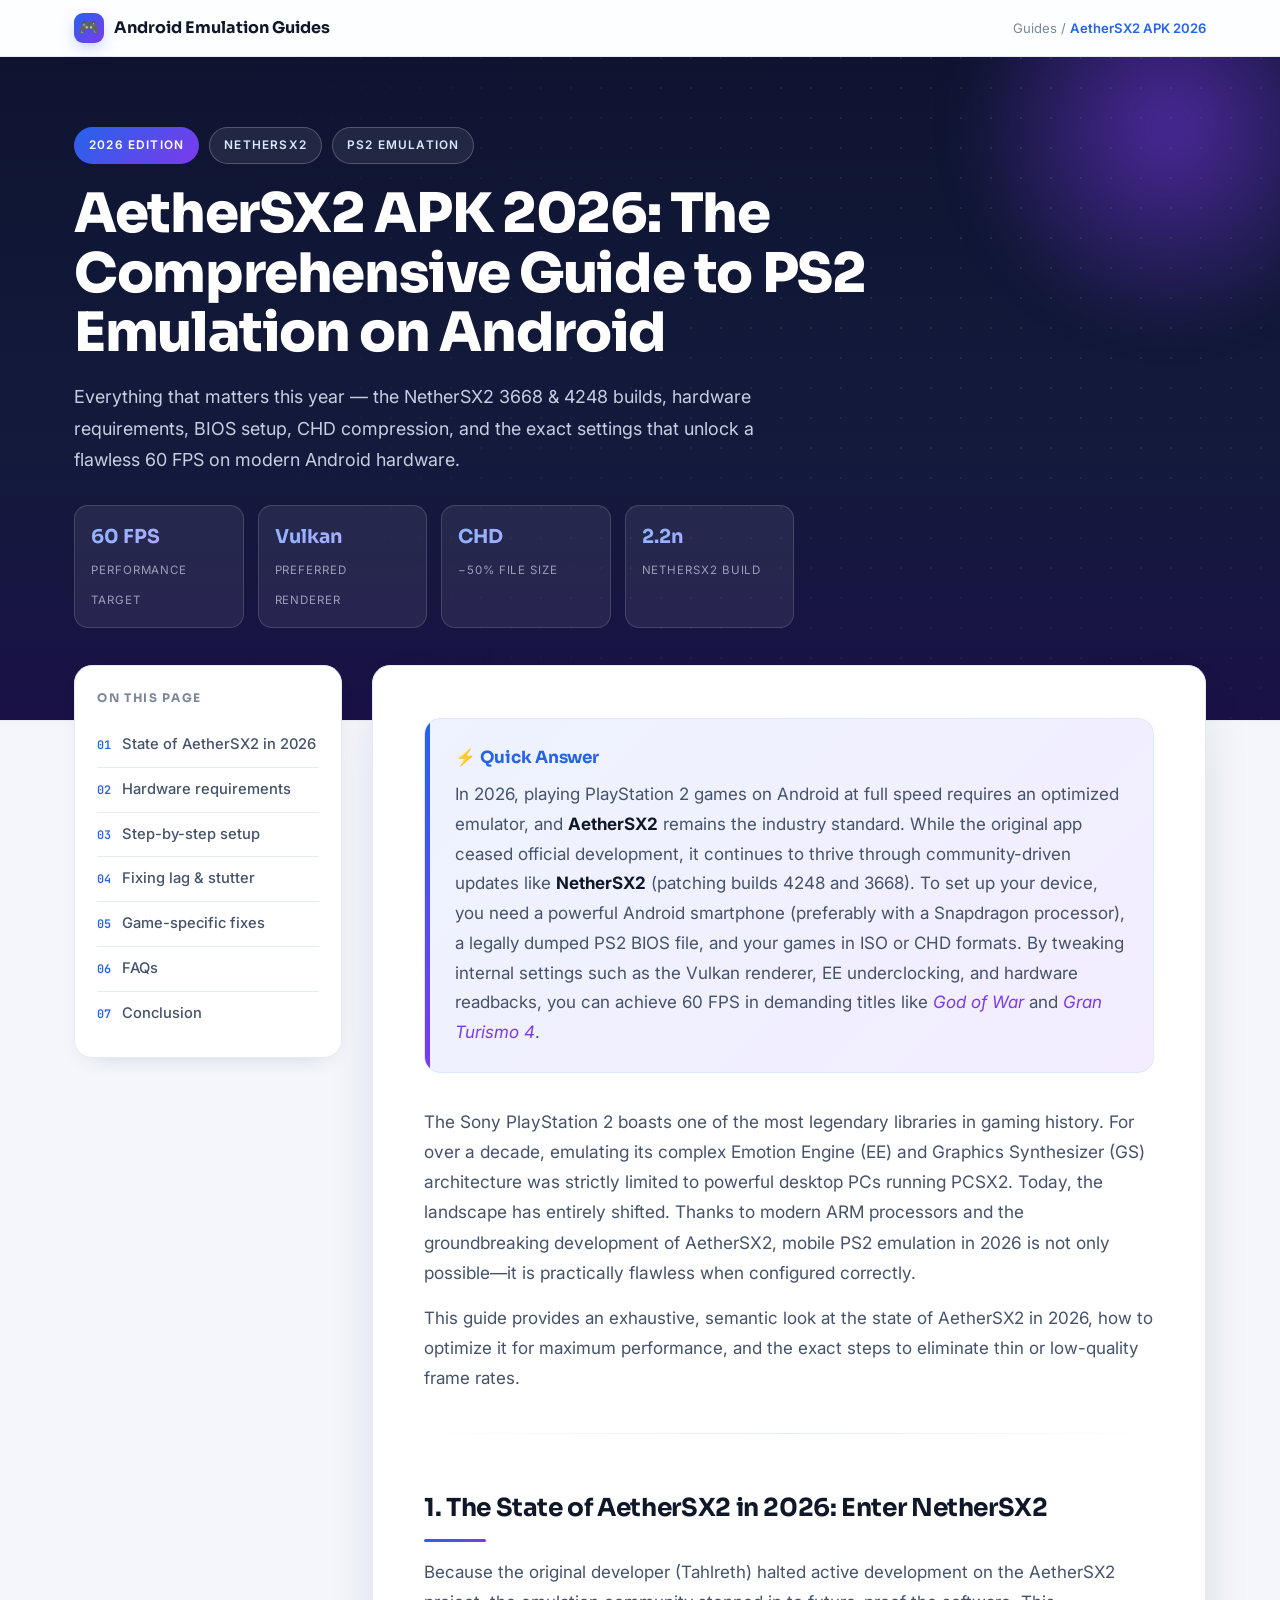
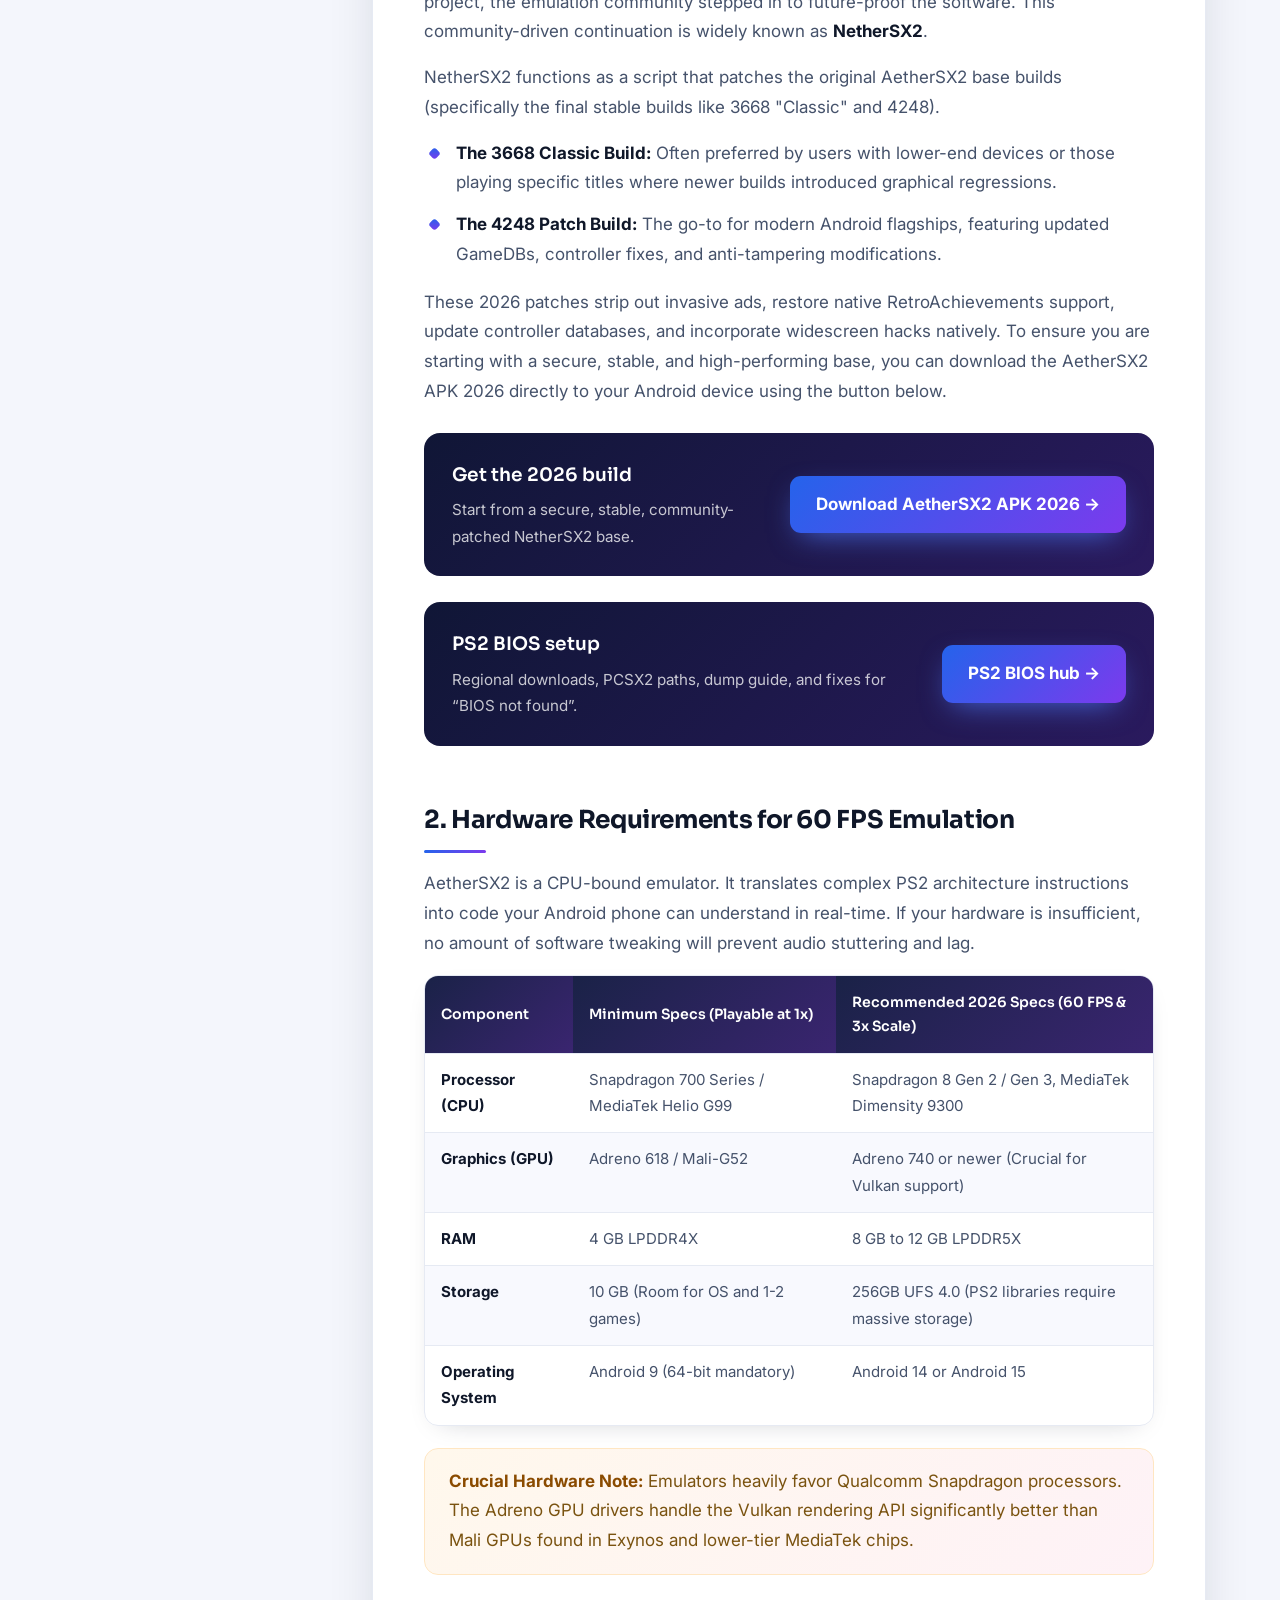
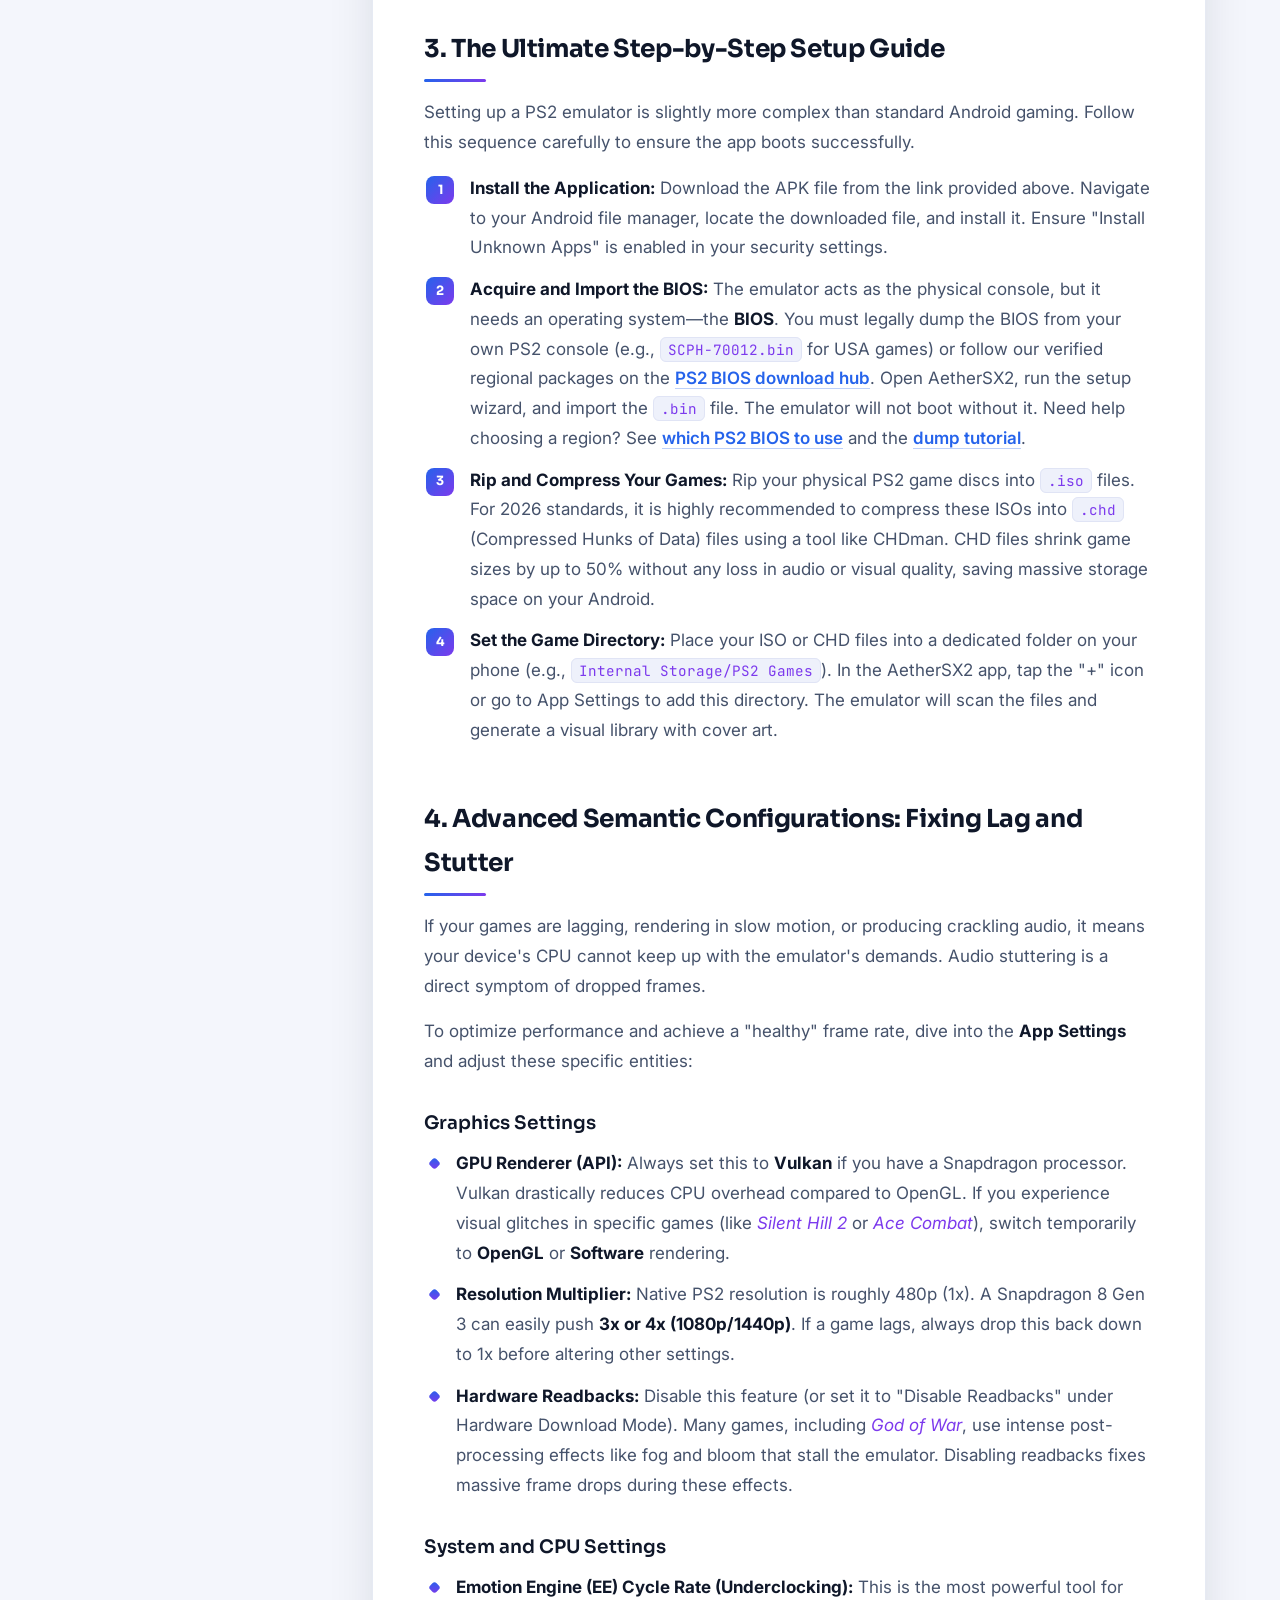
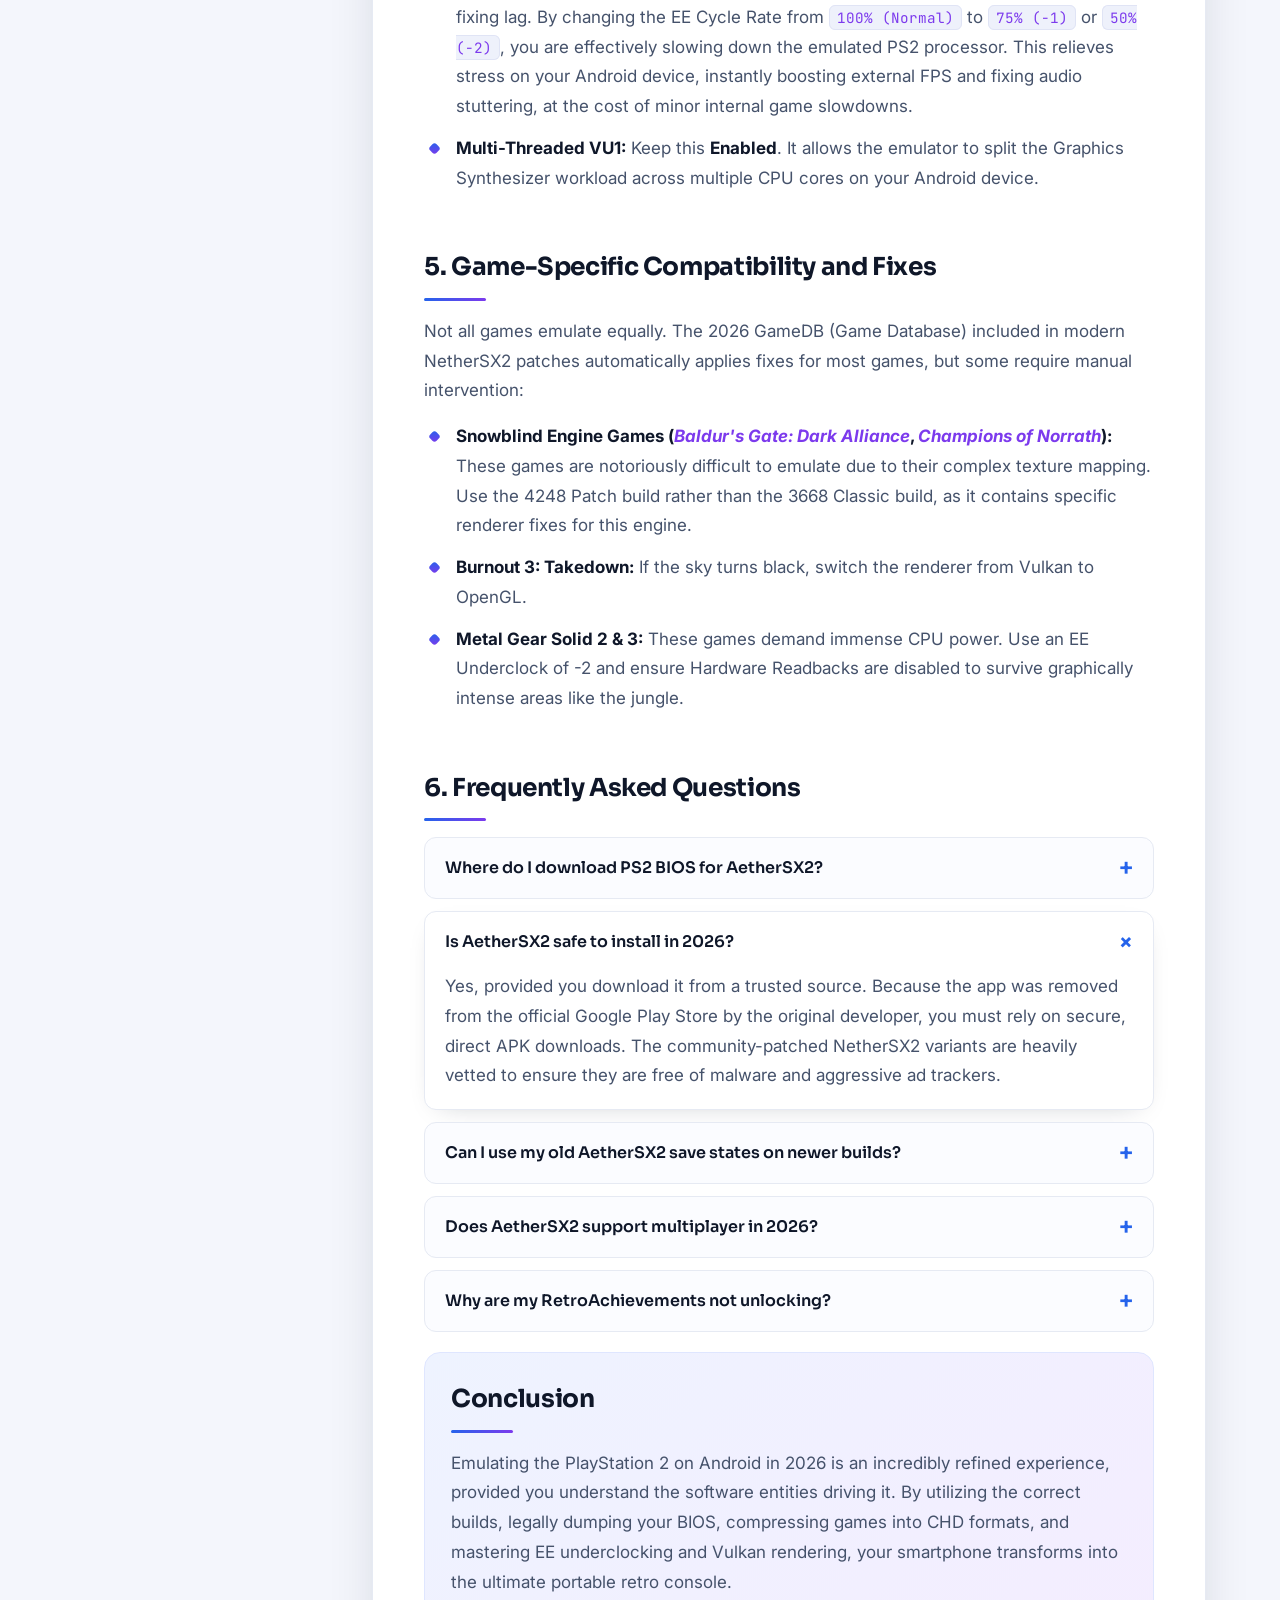
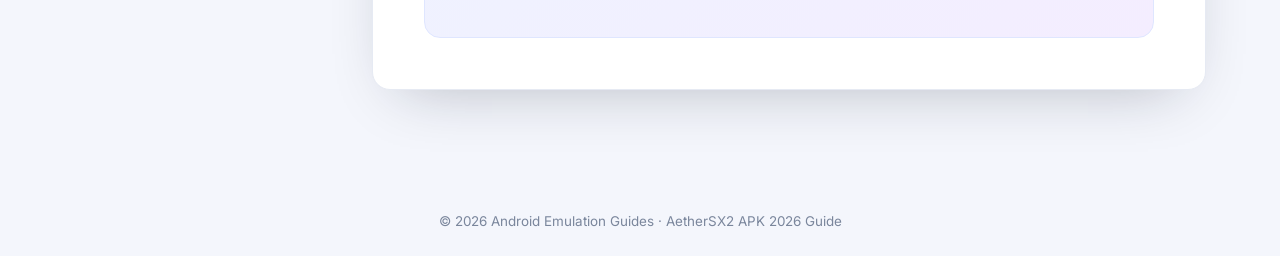
<file: index.html>
<!DOCTYPE html>
<html lang="en">
<head>
    <meta charset="UTF-8">
    <meta name="viewport" content="width=device-width, initial-scale=1.0">
    <title>AetherSX2 APK 2026: The Comprehensive Guide to PS2 Emulation on Android</title>
    <meta name="description" content="The complete 2026 AetherSX2 APK guide — NetherSX2 builds 3668 & 4248, hardware requirements, BIOS setup, CHD compression, Vulkan & EE underclock settings, and game-specific fixes for 60 FPS PS2 emulation on Android.">
    <meta name="keywords" content="AetherSX2 APK 2026, NetherSX2, PS2 emulator Android, AetherSX2 download, PS2 BIOS, CHD compression, Vulkan renderer, EE cycle rate, 60 FPS PS2 emulation, Snapdragon emulation">
    <meta name="author" content="Android Emulation Guides">
    <link rel="canonical" href="https://aetherrsx2apk.com/aethersx2-apk-2026-guide">
    <meta name="robots" content="index, follow, max-snippet:-1, max-image-preview:large, max-video-preview:-1">
    <meta name="googlebot" content="index, follow">
    <meta name="bingbot" content="index, follow">
    <meta name="yandex" content="index, follow">

    <!-- Open Graph -->
    <meta property="og:type" content="article">
    <meta property="og:title" content="AetherSX2 APK 2026: The Comprehensive Guide to PS2 Emulation on Android">
    <meta property="og:description" content="NetherSX2 builds, hardware requirements, BIOS setup, CHD compression, and the exact Vulkan + EE underclock settings for 60 FPS PS2 emulation on Android.">
    <meta property="og:url" content="https://aetherrsx2apk.com/aethersx2-apk-2026-guide">
    <meta property="og:site_name" content="Android Emulation Guides">
    <meta property="og:locale" content="en_US">

    <!-- Twitter -->
    <meta name="twitter:card" content="summary_large_image">
    <meta name="twitter:title" content="AetherSX2 APK 2026: The Comprehensive Guide to PS2 Emulation on Android">
    <meta name="twitter:description" content="Everything about AetherSX2 & NetherSX2 in 2026 — setup, BIOS, CHD, and max-FPS tuning for Android.">

    <link rel="preconnect" href="https://fonts.googleapis.com">
    <link rel="preconnect" href="https://fonts.gstatic.com" crossorigin>
    <link href="https://fonts.googleapis.com/css2?family=Sora:wght@600;700;800&family=Inter:wght@400;500;600;700&family=JetBrains+Mono:wght@500&display=swap" rel="stylesheet">

    <!-- Structured Data -->
    <script type="application/ld+json">
    {
      "@context": "https://schema.org",
      "@graph": [
        {
          "@type": "Article",
          "headline": "AetherSX2 APK 2026: The Comprehensive Guide to PS2 Emulation on Android",
          "description": "An exhaustive 2026 guide to AetherSX2 and NetherSX2 — hardware requirements, BIOS setup, CHD compression, performance tuning, and game-specific fixes for PS2 emulation on Android.",
          "author": { "@type": "Organization", "name": "Android Emulation Guides" },
          "publisher": { "@type": "Organization", "name": "Android Emulation Guides" },
          "mainEntityOfPage": "https://aetherrsx2apk.com/aethersx2-apk-2026-guide",
          "articleSection": "Mobile Gaming",
          "datePublished": "2026-01-01"
        },
        {
          "@type": "BreadcrumbList",
          "itemListElement": [
            { "@type": "ListItem", "position": 1, "name": "Home", "item": "https://aetherrsx2apk.com/" },
            { "@type": "ListItem", "position": 2, "name": "Guides", "item": "https://aetherrsx2apk.com/guides" },
            { "@type": "ListItem", "position": 3, "name": "AetherSX2 APK 2026 Guide" }
          ]
        },
        {
          "@type": "HowTo",
          "name": "How to Set Up AetherSX2 in 2026",
          "step": [
            { "@type": "HowToStep", "name": "Install the Application", "text": "Download the APK, locate it in your file manager, and install it with Install Unknown Apps enabled." },
            { "@type": "HowToStep", "name": "Acquire and Import the BIOS", "text": "Legally dump the BIOS from your own PS2 console or use the regional guides at aetherrsx2apk.com/aethersx2-bios/, then import the .bin file via the AetherSX2 setup wizard." },
            { "@type": "HowToStep", "name": "Rip and Compress Your Games", "text": "Rip discs to ISO and compress to CHD with CHDman to save up to 50% storage without quality loss." },
            { "@type": "HowToStep", "name": "Set the Game Directory", "text": "Place ISO/CHD files in a dedicated folder and add that directory in AetherSX2 to build your library." }
          ]
        },
        {
          "@type": "FAQPage",
          "mainEntity": [
            { "@type": "Question", "name": "Is AetherSX2 safe to install in 2026?", "acceptedAnswer": { "@type": "Answer", "text": "Yes, provided you download from a trusted source. Since the app was removed from Google Play by its original developer, use secure direct APK downloads. Community-patched NetherSX2 variants are heavily vetted to be free of malware and aggressive ad trackers." } },
            { "@type": "Question", "name": "Can I use my old AetherSX2 save states on newer builds?", "acceptedAnswer": { "@type": "Answer", "text": "Save states are often incompatible between major versions (e.g., 3668 vs 4248). Use in-game Memory Card saving before updating, since .ps2 memory card files are universally compatible across builds." } },
            { "@type": "Question", "name": "Does AetherSX2 support multiplayer in 2026?", "acceptedAnswer": { "@type": "Answer", "text": "Yes. NetherSX2 version 2.2n introduced experimental DEV9 Ethernet support. Setting the network API to Sockets enables online PS2 servers for community-hosted games like SOCOM or Monster Hunter." } },
            { "@type": "Question", "name": "Why are my RetroAchievements not unlocking?", "acceptedAnswer": { "@type": "Answer", "text": "Older unpatched AetherSX2 builds had a broken RetroAchievements API connection. Upgrading to a 2026 NetherSX2 patched build restores it and adds native PS3/PS4 trophy unlock sounds." } }
          ]
        }
      ]
    }
    </script>

    <style>
        :root {
            --bg: #f4f6fc;
            --panel: #ffffff;
            --ink: #0f1729;
            --ink-soft: #45526b;
            --muted: #7a869c;
            --line: #e6eaf3;
            --blue: #2563eb;
            --blue-2: #4f7cff;
            --violet: #7c3aed;
            --cyan: #06b6d4;
            --mint: #10b981;
            --amber: #f59e0b;
            --ring: rgba(37, 99, 235, .12);
            --radius: 18px;
            --shadow: 0 22px 60px -28px rgba(15, 23, 41, .30);
            --shadow-sm: 0 8px 26px -16px rgba(15, 23, 41, .28);
        }
        * { box-sizing: border-box; }
        html { scroll-behavior: smooth; }
        body {
            margin: 0;
            font-family: 'Inter', system-ui, -apple-system, sans-serif;
            color: var(--ink);
            background:
                radial-gradient(900px 500px at 100% -5%, rgba(124,58,237,.10), transparent 55%),
                radial-gradient(900px 500px at -5% 5%, rgba(37,99,235,.10), transparent 55%),
                var(--bg);
            line-height: 1.75;
            font-size: 17px;
            -webkit-font-smoothing: antialiased;
        }

        /* Reading progress bar */
        .progress { position: fixed; top: 0; left: 0; height: 3px; width: 0; z-index: 100; background: linear-gradient(90deg, var(--blue), var(--violet), var(--cyan)); transition: width .1s linear; }

        /* ===== Top bar ===== */
        .topbar { position: sticky; top: 0; z-index: 60; background: rgba(255,255,255,.82); backdrop-filter: blur(12px); border-bottom: 1px solid var(--line); }
        .topbar-inner { max-width: 1180px; margin: 0 auto; padding: 13px 24px; display: flex; align-items: center; gap: 12px; }
        .logo { font-family: 'Sora', sans-serif; font-weight: 700; display: flex; align-items: center; gap: 10px; font-size: 1rem; }
        .logo-mark { width: 30px; height: 30px; border-radius: 9px; display: grid; place-items: center; font-size: 1rem; background: linear-gradient(135deg, var(--blue), var(--violet)); box-shadow: 0 6px 18px -6px rgba(37,99,235,.6); }
        .crumbs { margin-left: auto; font-size: .82rem; color: var(--muted); }
        .crumbs span { color: var(--blue); font-weight: 600; }

        /* ===== Hero ===== */
        .hero { position: relative; overflow: hidden; border-bottom: 1px solid var(--line); background: linear-gradient(180deg, #0e1430, #131a3c 60%, #1a1147); color: #fff; }
        .hero::before { content: ""; position: absolute; inset: 0; background-image: radial-gradient(circle at 1px 1px, rgba(255,255,255,.10) 1px, transparent 0); background-size: 30px 30px; mask-image: radial-gradient(circle at 80% 20%, black, transparent 75%); }
        .hero::after { content: ""; position: absolute; width: 460px; height: 460px; right: -120px; top: -160px; border-radius: 50%; background: radial-gradient(circle, rgba(124,58,237,.55), transparent 65%); filter: blur(20px); }
        .hero-inner { position: relative; z-index: 1; max-width: 1180px; margin: 0 auto; padding: 70px 24px 92px; }
        .badge-row { display: flex; gap: 10px; flex-wrap: wrap; margin-bottom: 20px; }
        .pill { font-size: .74rem; font-weight: 600; letter-spacing: .1em; text-transform: uppercase; padding: 7px 14px; border-radius: 999px; border: 1px solid rgba(255,255,255,.22); background: rgba(255,255,255,.08); color: #dfe6ff; }
        .pill.hot { background: linear-gradient(135deg, var(--blue), var(--violet)); border-color: transparent; color: #fff; }
        h1 { font-family: 'Sora', sans-serif; font-weight: 800; font-size: clamp(2.1rem, 5vw, 3.4rem); line-height: 1.1; letter-spacing: -.025em; margin: 0 0 18px; max-width: 20ch; }
        .hero-sub { font-size: 1.12rem; color: rgba(233,238,255,.85); max-width: 66ch; margin: 0 0 30px; }
        .kpis { display: grid; grid-template-columns: repeat(4, minmax(0,1fr)); gap: 14px; max-width: 720px; }
        .kpi { background: rgba(255,255,255,.07); border: 1px solid rgba(255,255,255,.14); border-radius: 14px; padding: 14px 16px; }
        .kpi b { font-family: 'Sora', sans-serif; font-size: 1.2rem; display: block; background: linear-gradient(135deg, #8ab4ff, #c9a4ff); -webkit-background-clip: text; background-clip: text; color: transparent; }
        .kpi span { font-size: .72rem; letter-spacing: .08em; text-transform: uppercase; color: rgba(233,238,255,.6); }

        /* ===== Layout ===== */
        .wrap { max-width: 1180px; margin: -56px auto 90px; padding: 0 24px; position: relative; z-index: 2; display: grid; grid-template-columns: 268px 1fr; gap: 30px; align-items: start; }
        .toc { position: sticky; top: 84px; background: var(--panel); border: 1px solid var(--line); border-radius: var(--radius); box-shadow: var(--shadow-sm); padding: 22px; }
        .toc h4 { margin: 0 0 14px; font-family: 'Sora', sans-serif; font-size: .74rem; letter-spacing: .14em; text-transform: uppercase; color: var(--muted); }
        .toc ol { margin: 0; padding: 0; counter-reset: toc; list-style: none; }
        .toc li { margin: 0; }
        .toc a { counter-increment: toc; display: flex; gap: 11px; align-items: baseline; padding: 9px 0; font-size: .92rem; font-weight: 500; color: var(--ink-soft); border: none; border-bottom: 1px solid var(--line); }
        .toc li:last-child a { border-bottom: none; }
        .toc a::before { content: counter(toc, decimal-leading-zero); font-family: 'JetBrains Mono', monospace; font-size: .74rem; color: var(--blue); font-weight: 600; }
        .toc a:hover { color: var(--violet); }

        .article { background: var(--panel); border: 1px solid var(--line); border-radius: var(--radius); box-shadow: var(--shadow); padding: clamp(26px, 4vw, 54px); min-width: 0; }

        /* Quick answer */
        .quick { position: relative; background: linear-gradient(135deg, #eef3ff, #f3edff); border: 1px solid #dfe6ff; border-radius: 16px; padding: 24px 26px 24px 30px; margin-bottom: 34px; overflow: hidden; }
        .quick::before { content: ""; position: absolute; left: 0; top: 0; bottom: 0; width: 5px; background: linear-gradient(180deg, var(--blue), var(--violet)); }
        .quick h2 { border: none; margin: 0 0 8px; padding: 0; font-size: 1.05rem; color: var(--blue); }
        .quick h2::after { display: none; }
        .quick p { margin: 0; color: var(--ink-soft); }
        .quick strong { color: var(--ink); }

        .lead { font-size: 1.08rem; }
        p { margin: 0 0 16px; color: var(--ink-soft); }
        em { color: var(--violet); font-style: italic; }
        strong { color: var(--ink); }
        a { color: var(--blue); font-weight: 600; text-decoration: none; border-bottom: 1.5px solid rgba(37,99,235,.3); transition: border-color .15s; }
        a:hover { border-color: var(--blue); }
        code { font-family: 'JetBrains Mono', monospace; font-size: .84em; background: #eef1fb; color: var(--violet); padding: 2px 7px; border-radius: 6px; border: 1px solid #e0e4f5; }
        hr { border: none; height: 1px; background: linear-gradient(90deg, transparent, var(--line), transparent); margin: 40px 0; }

        h2 { font-family: 'Sora', sans-serif; font-weight: 700; font-size: 1.55rem; letter-spacing: -.015em; color: var(--ink); margin: 52px 0 16px; padding-bottom: 12px; scroll-margin-top: 84px; position: relative; }
        h2::after { content: ""; position: absolute; left: 0; bottom: 0; width: 62px; height: 3px; border-radius: 3px; background: linear-gradient(90deg, var(--blue), var(--violet)); }
        h3 { font-family: 'Sora', sans-serif; font-weight: 600; font-size: 1.16rem; color: var(--ink); margin: 30px 0 10px; }

        /* Lists */
        .article ul, .article ol { margin: 0 0 18px; padding-left: 2px; }
        .article li { list-style: none; position: relative; padding-left: 30px; margin-bottom: 12px; color: var(--ink-soft); }
        .article ul li::before { content: ""; position: absolute; left: 4px; top: 10px; width: 9px; height: 9px; border-radius: 3px; background: linear-gradient(135deg, var(--blue), var(--violet)); transform: rotate(45deg); }
        .article ol { counter-reset: st; }
        .article ol li { counter-increment: st; padding-left: 44px; }
        .article ol li::before { content: counter(st); position: absolute; left: 0; top: 2px; width: 28px; height: 28px; display: grid; place-items: center; font-family: 'Sora', sans-serif; font-weight: 700; font-size: .8rem; color: #fff; border-radius: 8px; background: linear-gradient(135deg, var(--blue), var(--violet)); }

        /* Table */
        .table-wrap { overflow-x: auto; border-radius: 14px; border: 1px solid var(--line); box-shadow: var(--shadow-sm); margin: 8px 0 22px; -webkit-overflow-scrolling: touch; }
        table { width: 100%; border-collapse: collapse; font-size: .94rem; min-width: 560px; }
        thead th { background: linear-gradient(135deg, #1a2247, #3a2570); color: #fff; font-family: 'Sora', sans-serif; font-weight: 600; text-align: left; padding: 14px 16px; font-size: .88rem; }
        tbody td { padding: 13px 16px; border-top: 1px solid var(--line); color: var(--ink-soft); vertical-align: top; }
        tbody tr:nth-child(even) { background: #f8f9fe; }
        tbody tr:hover { background: #eef2ff; }
        tbody td strong { color: var(--ink); }

        /* Blockquote */
        blockquote { position: relative; margin: 22px 0; padding: 18px 22px 18px 24px; background: linear-gradient(135deg, #fff8ec, #fef2f7); border: 1px solid #ffe6c2; border-radius: 14px; color: #7a5310; font-style: normal; }
        blockquote strong { color: #8a4b00; }

        /* CTA */
        .cta { display: flex; align-items: center; gap: 20px; flex-wrap: wrap; background: linear-gradient(135deg, #101636, #2a1a5e); color: #fff; border-radius: 16px; padding: 26px 28px; margin: 26px 0; }
        .cta-text { flex: 1 1 260px; }
        .cta-text h3 { color: #fff; margin: 0 0 6px; }
        .cta-text p { color: rgba(255,255,255,.76); margin: 0; font-size: .95rem; }
        .cta-btn { background: linear-gradient(135deg, var(--blue), var(--violet)); color: #fff !important; font-weight: 700; padding: 14px 26px; border-radius: 11px; border: none; white-space: nowrap; box-shadow: 0 10px 30px -10px rgba(79,124,255,.8); }
        .cta-btn:hover { border: none; color: #fff; opacity: .94; }

        /* FAQ */
        .faq details { border: 1px solid var(--line); border-radius: 12px; margin-bottom: 12px; background: #fbfcff; overflow: hidden; transition: box-shadow .2s; }
        .faq details[open] { box-shadow: var(--shadow-sm); background: #fff; }
        .faq summary { cursor: pointer; list-style: none; padding: 16px 52px 16px 20px; font-family: 'Sora', sans-serif; font-weight: 600; font-size: 1rem; color: var(--ink); position: relative; }
        .faq summary::-webkit-details-marker { display: none; }
        .faq summary::after { content: "+"; position: absolute; right: 20px; top: 50%; transform: translateY(-50%); font-size: 1.5rem; color: var(--blue); transition: transform .2s; }
        .faq details[open] summary::after { transform: translateY(-50%) rotate(45deg); }
        .faq details p { padding: 0 20px 18px; margin: 0; }

        /* Conclusion */
        .conclusion { background: linear-gradient(135deg, #eef3ff, #f4edff); border: 1px solid #dfe6ff; border-radius: 16px; padding: 24px 26px; margin-top: 20px; }
        .conclusion h2 { margin-top: 0; }
        .conclusion h2::after { left: 0; }

        .foot { text-align: center; color: var(--muted); font-size: .84rem; padding: 30px 20px 6px; }

        @media (max-width: 940px) { .wrap { grid-template-columns: 1fr; } .toc { position: static; order: -1; } .kpis { grid-template-columns: repeat(2, 1fr); } }
        @media (max-width: 560px) { body { font-size: 16px; } h2 { font-size: 1.34rem; } }
    </style>
</head>
<body>
    <div class="progress" id="progress"></div>

    <nav class="topbar">
        <div class="topbar-inner">
            <span class="logo"><span class="logo-mark">🎮</span> Android Emulation Guides</span>
            <span class="crumbs">Guides / <span>AetherSX2 APK 2026</span></span>
        </div>
    </nav>

    <header class="hero">
        <div class="hero-inner">
            <div class="badge-row">
                <span class="pill hot">2026 Edition</span>
                <span class="pill">NetherSX2</span>
                <span class="pill">PS2 Emulation</span>
            </div>
            <h1>AetherSX2 APK 2026: The Comprehensive Guide to PS2 Emulation on Android</h1>
            <p class="hero-sub">Everything that matters this year — the NetherSX2 3668 &amp; 4248 builds, hardware requirements, BIOS setup, CHD compression, and the exact settings that unlock a flawless 60 FPS on modern Android hardware.</p>
            <div class="kpis">
                <div class="kpi"><b>60 FPS</b><span>Performance target</span></div>
                <div class="kpi"><b>Vulkan</b><span>Preferred renderer</span></div>
                <div class="kpi"><b>CHD</b><span>−50% file size</span></div>
                <div class="kpi"><b>2.2n</b><span>NetherSX2 build</span></div>
            </div>
        </div>
    </header>

    <div class="wrap">
        <aside class="toc" aria-label="Table of contents">
            <h4>On this page</h4>
            <ol>
                <li><a href="#state">State of AetherSX2 in 2026</a></li>
                <li><a href="#hardware">Hardware requirements</a></li>
                <li><a href="#setup">Step-by-step setup</a></li>
                <li><a href="#config">Fixing lag &amp; stutter</a></li>
                <li><a href="#compat">Game-specific fixes</a></li>
                <li><a href="#faq">FAQs</a></li>
                <li><a href="#conclusion">Conclusion</a></li>
            </ol>
        </aside>

        <article class="article">
            <div class="quick">
                <h2>⚡ Quick Answer</h2>
                <p>In 2026, playing PlayStation 2 games on Android at full speed requires an optimized emulator, and <strong>AetherSX2</strong> remains the industry standard. While the original app ceased official development, it continues to thrive through community-driven updates like <strong>NetherSX2</strong> (patching builds 4248 and 3668). To set up your device, you need a powerful Android smartphone (preferably with a Snapdragon processor), a legally dumped PS2 BIOS file, and your games in ISO or CHD formats. By tweaking internal settings such as the Vulkan renderer, EE underclocking, and hardware readbacks, you can achieve 60 FPS in demanding titles like <em>God of War</em> and <em>Gran Turismo 4</em>.</p>
            </div>

            <p class="lead">The Sony PlayStation 2 boasts one of the most legendary libraries in gaming history. For over a decade, emulating its complex Emotion Engine (EE) and Graphics Synthesizer (GS) architecture was strictly limited to powerful desktop PCs running PCSX2. Today, the landscape has entirely shifted. Thanks to modern ARM processors and the groundbreaking development of AetherSX2, mobile PS2 emulation in 2026 is not only possible—it is practically flawless when configured correctly.</p>
            <p>This guide provides an exhaustive, semantic look at the state of AetherSX2 in 2026, how to optimize it for maximum performance, and the exact steps to eliminate thin or low-quality frame rates.</p>

            <hr>

            <h2 id="state">1. The State of AetherSX2 in 2026: Enter NetherSX2</h2>
            <p>Because the original developer (Tahlreth) halted active development on the AetherSX2 project, the emulation community stepped in to future-proof the software. This community-driven continuation is widely known as <strong>NetherSX2</strong>.</p>
            <p>NetherSX2 functions as a script that patches the original AetherSX2 base builds (specifically the final stable builds like 3668 "Classic" and 4248).</p>
            <ul>
                <li><strong>The 3668 Classic Build:</strong> Often preferred by users with lower-end devices or those playing specific titles where newer builds introduced graphical regressions.</li>
                <li><strong>The 4248 Patch Build:</strong> The go-to for modern Android flagships, featuring updated GameDBs, controller fixes, and anti-tampering modifications.</li>
            </ul>
            <p>These 2026 patches strip out invasive ads, restore native RetroAchievements support, update controller databases, and incorporate widescreen hacks natively. To ensure you are starting with a secure, stable, and high-performing base, you can download the AetherSX2 APK 2026 directly to your Android device using the button below.</p>
            <div class="cta">
                <div class="cta-text">
                    <h3>Get the 2026 build</h3>
                    <p>Start from a secure, stable, community-patched NetherSX2 base.</p>
                </div>
                <a class="cta-btn" href="https://aetherrsx2apk.com">Download AetherSX2 APK 2026 →</a>
            </div>

            <div class="cta">
                <div class="cta-text">
                    <h3>PS2 BIOS setup</h3>
                    <p>Regional downloads, PCSX2 paths, dump guide, and fixes for “BIOS not found”.</p>
                </div>
                <a class="cta-btn" href="https://aetherrsx2apk.com/aethersx2-bios/">PS2 BIOS hub →</a>
            </div>

            <h2 id="hardware">2. Hardware Requirements for 60 FPS Emulation</h2>
            <p>AetherSX2 is a CPU-bound emulator. It translates complex PS2 architecture instructions into code your Android phone can understand in real-time. If your hardware is insufficient, no amount of software tweaking will prevent audio stuttering and lag.</p>
            <div class="table-wrap">
                <table>
                    <thead>
                        <tr>
                            <th>Component</th>
                            <th>Minimum Specs (Playable at 1x)</th>
                            <th>Recommended 2026 Specs (60 FPS &amp; 3x Scale)</th>
                        </tr>
                    </thead>
                    <tbody>
                        <tr><td><strong>Processor (CPU)</strong></td><td>Snapdragon 700 Series / MediaTek Helio G99</td><td>Snapdragon 8 Gen 2 / Gen 3, MediaTek Dimensity 9300</td></tr>
                        <tr><td><strong>Graphics (GPU)</strong></td><td>Adreno 618 / Mali-G52</td><td>Adreno 740 or newer (Crucial for Vulkan support)</td></tr>
                        <tr><td><strong>RAM</strong></td><td>4 GB LPDDR4X</td><td>8 GB to 12 GB LPDDR5X</td></tr>
                        <tr><td><strong>Storage</strong></td><td>10 GB (Room for OS and 1-2 games)</td><td>256GB UFS 4.0 (PS2 libraries require massive storage)</td></tr>
                        <tr><td><strong>Operating System</strong></td><td>Android 9 (64-bit mandatory)</td><td>Android 14 or Android 15</td></tr>
                    </tbody>
                </table>
            </div>
            <blockquote><strong>Crucial Hardware Note:</strong> Emulators heavily favor Qualcomm Snapdragon processors. The Adreno GPU drivers handle the Vulkan rendering API significantly better than Mali GPUs found in Exynos and lower-tier MediaTek chips.</blockquote>

            <h2 id="setup">3. The Ultimate Step-by-Step Setup Guide</h2>
            <p>Setting up a PS2 emulator is slightly more complex than standard Android gaming. Follow this sequence carefully to ensure the app boots successfully.</p>
            <ol>
                <li><strong>Install the Application:</strong> Download the APK file from the link provided above. Navigate to your Android file manager, locate the downloaded file, and install it. Ensure "Install Unknown Apps" is enabled in your security settings.</li>
                <li><strong>Acquire and Import the BIOS:</strong> The emulator acts as the physical console, but it needs an operating system—the <strong>BIOS</strong>. You must legally dump the BIOS from your own PS2 console (e.g., <code>SCPH-70012.bin</code> for USA games) or follow our verified regional packages on the <a href="https://aetherrsx2apk.com/aethersx2-bios/">PS2 BIOS download hub</a>. Open AetherSX2, run the setup wizard, and import the <code>.bin</code> file. The emulator will not boot without it. Need help choosing a region? See <a href="https://aetherrsx2apk.com/which-ps2-bios-to-use-for-aethersx2/">which PS2 BIOS to use</a> and the <a href="https://aetherrsx2apk.com/how-to-dump-ps2-bios/">dump tutorial</a>.</li>
                <li><strong>Rip and Compress Your Games:</strong> Rip your physical PS2 game discs into <code>.iso</code> files. For 2026 standards, it is highly recommended to compress these ISOs into <code>.chd</code> (Compressed Hunks of Data) files using a tool like CHDman. CHD files shrink game sizes by up to 50% without any loss in audio or visual quality, saving massive storage space on your Android.</li>
                <li><strong>Set the Game Directory:</strong> Place your ISO or CHD files into a dedicated folder on your phone (e.g., <code>Internal Storage/PS2 Games</code>). In the AetherSX2 app, tap the "+" icon or go to App Settings to add this directory. The emulator will scan the files and generate a visual library with cover art.</li>
            </ol>

            <h2 id="config">4. Advanced Semantic Configurations: Fixing Lag and Stutter</h2>
            <p>If your games are lagging, rendering in slow motion, or producing crackling audio, it means your device's CPU cannot keep up with the emulator's demands. Audio stuttering is a direct symptom of dropped frames.</p>
            <p>To optimize performance and achieve a "healthy" frame rate, dive into the <strong>App Settings</strong> and adjust these specific entities:</p>
            <h3>Graphics Settings</h3>
            <ul>
                <li><strong>GPU Renderer (API):</strong> Always set this to <strong>Vulkan</strong> if you have a Snapdragon processor. Vulkan drastically reduces CPU overhead compared to OpenGL. If you experience visual glitches in specific games (like <em>Silent Hill 2</em> or <em>Ace Combat</em>), switch temporarily to <strong>OpenGL</strong> or <strong>Software</strong> rendering.</li>
                <li><strong>Resolution Multiplier:</strong> Native PS2 resolution is roughly 480p (1x). A Snapdragon 8 Gen 3 can easily push <strong>3x or 4x (1080p/1440p)</strong>. If a game lags, always drop this back down to 1x before altering other settings.</li>
                <li><strong>Hardware Readbacks:</strong> Disable this feature (or set it to "Disable Readbacks" under Hardware Download Mode). Many games, including <em>God of War</em>, use intense post-processing effects like fog and bloom that stall the emulator. Disabling readbacks fixes massive frame drops during these effects.</li>
            </ul>
            <h3>System and CPU Settings</h3>
            <ul>
                <li><strong>Emotion Engine (EE) Cycle Rate (Underclocking):</strong> This is the most powerful tool for fixing lag. By changing the EE Cycle Rate from <code>100% (Normal)</code> to <code>75% (-1)</code> or <code>50% (-2)</code>, you are effectively slowing down the emulated PS2 processor. This relieves stress on your Android device, instantly boosting external FPS and fixing audio stuttering, at the cost of minor internal game slowdowns.</li>
                <li><strong>Multi-Threaded VU1:</strong> Keep this <strong>Enabled</strong>. It allows the emulator to split the Graphics Synthesizer workload across multiple CPU cores on your Android device.</li>
            </ul>

            <h2 id="compat">5. Game-Specific Compatibility and Fixes</h2>
            <p>Not all games emulate equally. The 2026 GameDB (Game Database) included in modern NetherSX2 patches automatically applies fixes for most games, but some require manual intervention:</p>
            <ul>
                <li><strong>Snowblind Engine Games (<em>Baldur's Gate: Dark Alliance</em>, <em>Champions of Norrath</em>):</strong> These games are notoriously difficult to emulate due to their complex texture mapping. Use the 4248 Patch build rather than the 3668 Classic build, as it contains specific renderer fixes for this engine.</li>
                <li><strong>Burnout 3: Takedown:</strong> If the sky turns black, switch the renderer from Vulkan to OpenGL.</li>
                <li><strong>Metal Gear Solid 2 &amp; 3:</strong> These games demand immense CPU power. Use an EE Underclock of -2 and ensure Hardware Readbacks are disabled to survive graphically intense areas like the jungle.</li>
            </ul>

            <h2 id="faq">6. Frequently Asked Questions</h2>
            <div class="faq">
                <details>
                    <summary>Where do I download PS2 BIOS for AetherSX2?</summary>
                    <p>Use firmware dumped from a PS2 you own, or follow the regional download and checksum steps on our <a href="https://aetherrsx2apk.com/aethersx2-bios/">PS2 BIOS hub</a>. For PCSX2 on PC, the same <code>.bin</code> file works — see <a href="https://aetherrsx2apk.com/which-ps2-bios-to-use-for-aethersx2/">which PS2 BIOS to use</a>.</p>
                </details>
                <details open>
                    <summary>Is AetherSX2 safe to install in 2026?</summary>
                    <p>Yes, provided you download it from a trusted source. Because the app was removed from the official Google Play Store by the original developer, you must rely on secure, direct APK downloads. The community-patched NetherSX2 variants are heavily vetted to ensure they are free of malware and aggressive ad trackers.</p>
                </details>
                <details>
                    <summary>Can I use my old AetherSX2 save states on newer builds?</summary>
                    <p>Save states are often incompatible between major version shifts (e.g., between build 3668 and 4248). It is strictly recommended to use the standard "Memory Card" in-game saving system before updating or switching APK versions, as memory card files (<code>.ps2</code>) are universally compatible across all builds.</p>
                </details>
                <details>
                    <summary>Does AetherSX2 support multiplayer in 2026?</summary>
                    <p>Yes. Recent developments in the NetherSX2 community (specifically version 2.2n) have introduced experimental DEV9 Ethernet support. By configuring the network API to "Sockets" in the system settings, players can access online PS2 servers for games that still host community-run multiplayer, such as <em>SOCOM</em> or <em>Monster Hunter</em>.</p>
                </details>
                <details>
                    <summary>Why are my RetroAchievements not unlocking?</summary>
                    <p>If you are playing on an older, unpatched build of AetherSX2, the RetroAchievements API connection was broken. Upgrading to a 2026 NetherSX2 patched build restores this functionality and even adds native PlayStation 3/4 trophy unlock sounds.</p>
                </details>
            </div>

            <div class="conclusion">
                <h2 id="conclusion">Conclusion</h2>
                <p>Emulating the PlayStation 2 on Android in 2026 is an incredibly refined experience, provided you understand the software entities driving it. By utilizing the correct builds, legally dumping your BIOS, compressing games into CHD formats, and mastering EE underclocking and Vulkan rendering, your smartphone transforms into the ultimate portable retro console.</p>
            </div>
        </article>
    </div>

    <p class="foot">© 2026 Android Emulation Guides · AetherSX2 APK 2026 Guide</p>

    <script>
        var bar = document.getElementById('progress');
        window.addEventListener('scroll', function () {
            var h = document.documentElement;
            var scrolled = (h.scrollTop) / (h.scrollHeight - h.clientHeight);
            bar.style.width = (scrolled * 100) + '%';
        }, { passive: true });
    </script>
</body>
</html>
</file>
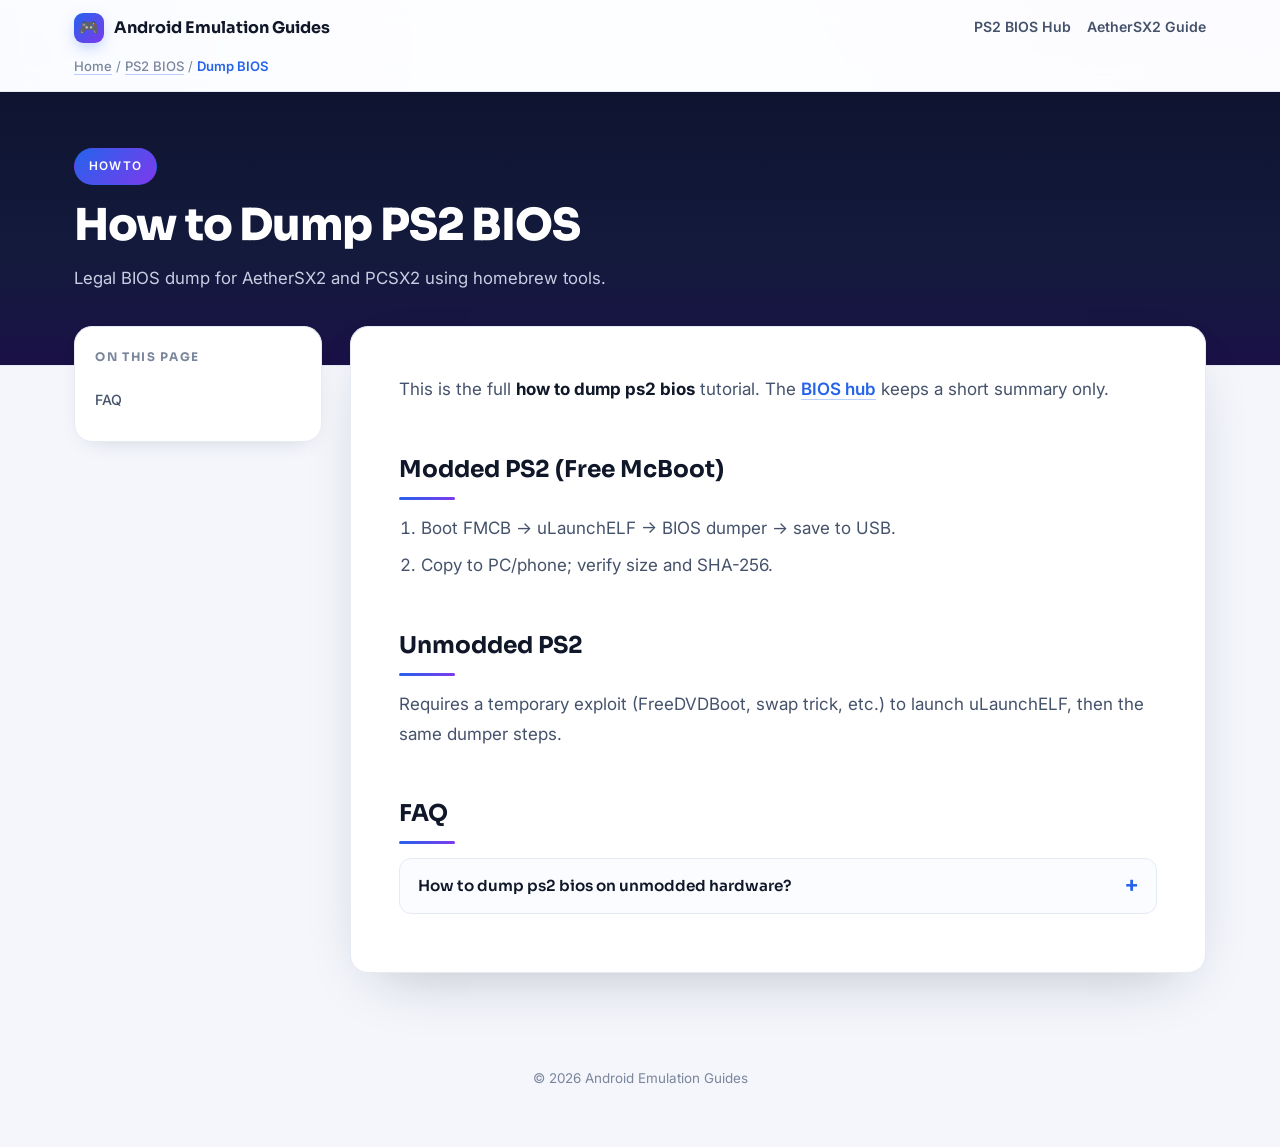
<file: how-to-dump-ps2-bios/index.html>
<!DOCTYPE html>
<html lang="en">
<head>
        <meta charset="UTF-8">
        <meta name="viewport" content="width=device-width, initial-scale=1.0">
        <title>How to Dump PS2 BIOS from Your Own Console for AetherSX2</title>
        <meta name="description" content="How to dump PS2 BIOS legally with Free McBoot, uLaunchELF, and a BIOS dumper — for PCSX2 and AetherSX2.">
        <link rel="canonical" href="https://aetherrsx2apk.com/how-to-dump-ps2-bios/">
        <meta name="robots" content="index, follow">
        <meta property="og:type" content="article">
        <meta property="og:title" content="How to Dump PS2 BIOS from Your Own Console for AetherSX2">
        <meta property="og:description" content="How to dump PS2 BIOS legally with Free McBoot, uLaunchELF, and a BIOS dumper — for PCSX2 and AetherSX2.">
        <meta property="og:url" content="https://aetherrsx2apk.com/how-to-dump-ps2-bios/">
        <meta property="og:site_name" content="Android Emulation Guides">
        <meta property="og:locale" content="en_US">
        <link rel="preconnect" href="https://fonts.googleapis.com">
        <link rel="preconnect" href="https://fonts.gstatic.com" crossorigin>
        <link href="https://fonts.googleapis.com/css2?family=Sora:wght@600;700;800&family=Inter:wght@400;500;600;700&family=JetBrains+Mono:wght@500&display=swap" rel="stylesheet">
        <link rel="stylesheet" href="/assets/bios-silo.css">
        <script type="application/ld+json">
        {
  "@context": "https://schema.org",
  "@graph": [
    {
      "@type": "Article",
      "headline": "How to Dump PS2 BIOS from Your Own Console for AetherSX2",
      "description": "How to dump PS2 BIOS legally with Free McBoot, uLaunchELF, and a BIOS dumper \u2014 for PCSX2 and AetherSX2.",
      "author": {
        "@type": "Organization",
        "name": "Android Emulation Guides"
      },
      "publisher": {
        "@type": "Organization",
        "name": "Android Emulation Guides"
      },
      "mainEntityOfPage": "https://aetherrsx2apk.com/how-to-dump-ps2-bios/",
      "datePublished": "2026-11-02"
    },
    {
      "@type": "BreadcrumbList",
      "itemListElement": [
        {
          "@type": "ListItem",
          "position": 1,
          "name": "Home",
          "item": "https://aetherrsx2apk.com/"
        },
        {
          "@type": "ListItem",
          "position": 2,
          "name": "PS2 BIOS",
          "item": "https://aetherrsx2apk.com/aethersx2-bios/"
        }
      ]
    },
    {
      "@type": "HowTo",
      "name": "How to Dump PS2 BIOS from Your Own Console for AetherSX2",
      "step": [
        {
          "@type": "HowToStep",
          "name": "Prepare FMCB and USB",
          "text": "FAT32 USB with uLaunchELF and BIOS dumper homebrew."
        },
        {
          "@type": "HowToStep",
          "name": "Launch dumper",
          "text": "Boot Free McBoot, run uLaunchELF, execute the dumper."
        },
        {
          "@type": "HowToStep",
          "name": "Verify file",
          "text": "Confirm SCPH-XXXXX.bin is 4,194,304 bytes and matches checksums."
        }
      ]
    },
    {
      "@type": "FAQPage",
      "mainEntity": [
        {
          "@type": "Question",
          "name": "How to dump ps2 bios on unmodded hardware?",
          "acceptedAnswer": {
            "@type": "Answer",
            "text": "Use disc-based exploits to launch uLaunchELF once, then run the same dumper."
          }
        }
      ]
    }
  ]
}
        </script>
</head>
<body>
<div class="progress" id="progress"></div>

    <nav class="topbar">
        <div class="topbar-inner">
            <a class="logo" href="https://aetherrsx2apk.com/"><span class="logo-mark">🎮</span> Android Emulation Guides</a>
            <div class="nav-links">
                <a href="https://aetherrsx2apk.com/aethersx2-bios/">PS2 BIOS Hub</a>
                <a href="https://aetherrsx2apk.com/aethersx2-apk-2026-guide">AetherSX2 Guide</a>
            </div>
            <div class="crumbs"><a href="https://aetherrsx2apk.com/">Home</a> / <a href="https://aetherrsx2apk.com/aethersx2-bios/">PS2 BIOS</a> / <span>Dump BIOS</span></div>
        </div>
    </nav>
<header class="hero">
<div class="hero-inner">
<div class="badge-row"><span class="pill hot">HowTo</span></div>
<h1>How to Dump PS2 BIOS</h1>
<p class="hero-sub">Legal BIOS dump for AetherSX2 and PCSX2 using homebrew tools.</p>
</div>
</header>
<div class="wrap">
<aside class="toc" aria-label="Table of contents">
<h4>On this page</h4>
<ol><li><a href="#faq">FAQ</a></li></ol>
</aside>
<article class="article">

<p>This is the full <strong>how to dump ps2 bios</strong> tutorial. The <a href="/aethersx2-bios/">BIOS hub</a> keeps a short summary only.</p>
<h2>Modded PS2 (Free McBoot)</h2>
<ol><li>Boot FMCB → uLaunchELF → BIOS dumper → save to USB.</li><li>Copy to PC/phone; verify size and SHA-256.</li></ol>
<h2>Unmodded PS2</h2>
<p>Requires a temporary exploit (FreeDVDBoot, swap trick, etc.) to launch uLaunchELF, then the same dumper steps.</p>
<h2>FAQ</h2>
<div class="faq">
<details><summary>How to dump ps2 bios on unmodded hardware?</summary><p>Use disc-based exploits to launch uLaunchELF once, then run the same dumper.</p></details>
</div>
</article>
</div>
<p class="foot">© 2026 Android Emulation Guides</p>
<script>
var bar=document.getElementById('progress');
window.addEventListener('scroll',function(){var h=document.documentElement;var s=h.scrollTop/(h.scrollHeight-h.clientHeight);bar.style.width=(s*100)+'%';},{passive:true});
</script>
</body>
</html>
</file>
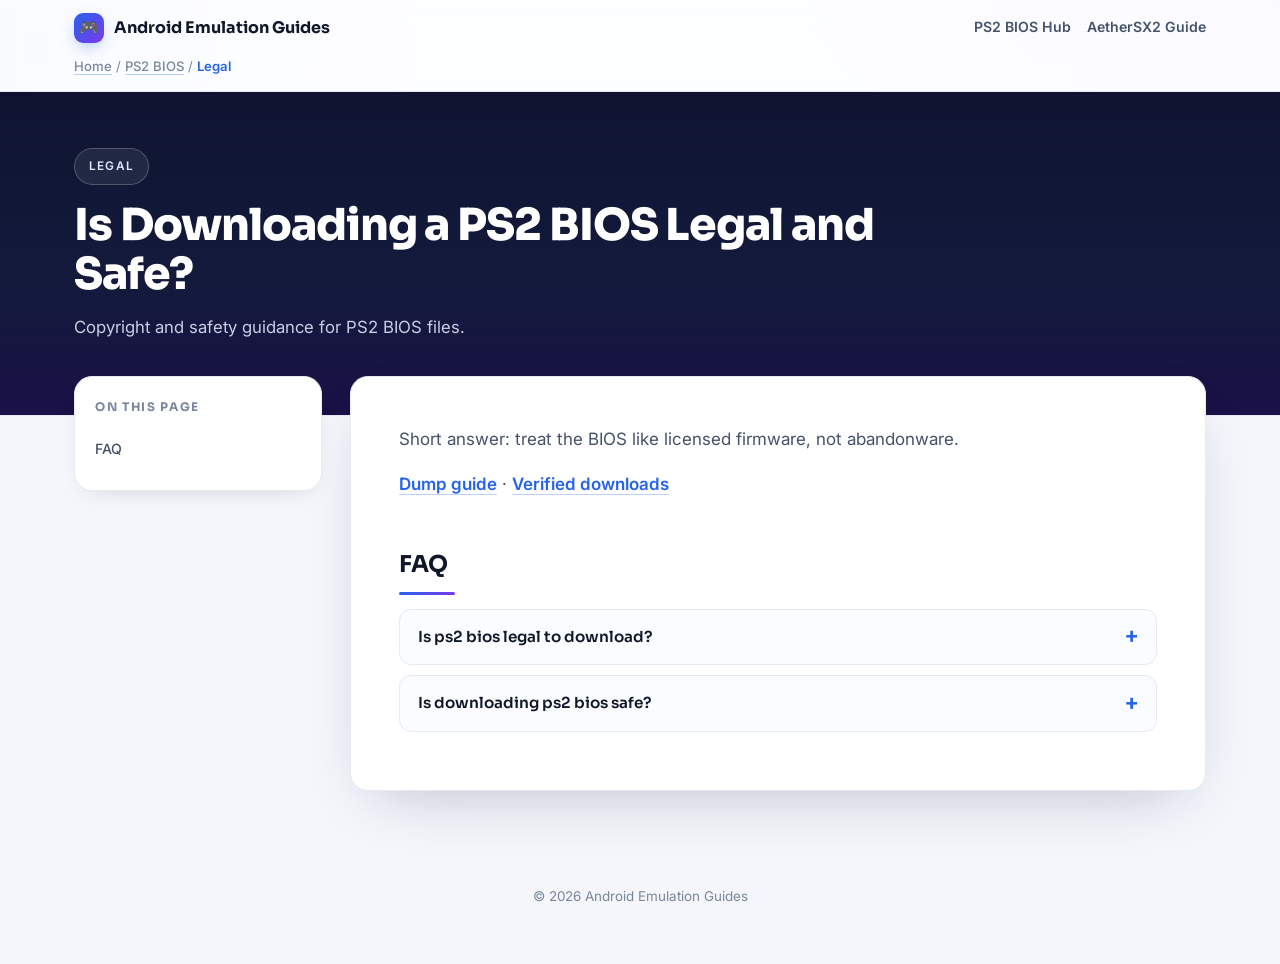
<file: is-downloading-ps2-bios-legal-safe/index.html>
<!DOCTYPE html>
<html lang="en">
<head>
        <meta charset="UTF-8">
        <meta name="viewport" content="width=device-width, initial-scale=1.0">
        <title>Is Downloading a PS2 BIOS Legal and Safe? Dump-Your-Own Explained</title>
        <meta name="description" content="Is PS2 BIOS legal? Is downloading PS2 BIOS safe? Copyright, malware risk, and dumping from your own console.">
        <link rel="canonical" href="https://aetherrsx2apk.com/is-downloading-ps2-bios-legal-safe/">
        <meta name="robots" content="index, follow">
        <meta property="og:type" content="article">
        <meta property="og:title" content="Is Downloading a PS2 BIOS Legal and Safe? Dump-Your-Own Explained">
        <meta property="og:description" content="Is PS2 BIOS legal? Is downloading PS2 BIOS safe? Copyright, malware risk, and dumping from your own console.">
        <meta property="og:url" content="https://aetherrsx2apk.com/is-downloading-ps2-bios-legal-safe/">
        <meta property="og:site_name" content="Android Emulation Guides">
        <meta property="og:locale" content="en_US">
        <link rel="preconnect" href="https://fonts.googleapis.com">
        <link rel="preconnect" href="https://fonts.gstatic.com" crossorigin>
        <link href="https://fonts.googleapis.com/css2?family=Sora:wght@600;700;800&family=Inter:wght@400;500;600;700&family=JetBrains+Mono:wght@500&display=swap" rel="stylesheet">
        <link rel="stylesheet" href="/assets/bios-silo.css">
        <script type="application/ld+json">
        {
  "@context": "https://schema.org",
  "@graph": [
    {
      "@type": "Article",
      "headline": "Is Downloading a PS2 BIOS Legal and Safe? Dump-Your-Own Explained",
      "description": "Is PS2 BIOS legal? Is downloading PS2 BIOS safe? Copyright, malware risk, and dumping from your own console.",
      "author": {
        "@type": "Organization",
        "name": "Android Emulation Guides"
      },
      "publisher": {
        "@type": "Organization",
        "name": "Android Emulation Guides"
      },
      "mainEntityOfPage": "https://aetherrsx2apk.com/is-downloading-ps2-bios-legal-safe/",
      "datePublished": "2026-11-02"
    },
    {
      "@type": "BreadcrumbList",
      "itemListElement": [
        {
          "@type": "ListItem",
          "position": 1,
          "name": "Home",
          "item": "https://aetherrsx2apk.com/"
        },
        {
          "@type": "ListItem",
          "position": 2,
          "name": "PS2 BIOS",
          "item": "https://aetherrsx2apk.com/aethersx2-bios/"
        }
      ]
    },
    {
      "@type": "FAQPage",
      "mainEntity": [
        {
          "@type": "Question",
          "name": "Is ps2 bios legal to download?",
          "acceptedAnswer": {
            "@type": "Answer",
            "text": "Downloading Sony firmware from random sites is copyright infringement in most countries. Dumping from your own console is the supported approach."
          }
        },
        {
          "@type": "Question",
          "name": "Is downloading ps2 bios safe?",
          "acceptedAnswer": {
            "@type": "Answer",
            "text": "Unverified downloads may include truncated or malicious files. Verify 4,194,304-byte size and SHA-256."
          }
        }
      ]
    }
  ]
}
        </script>
</head>
<body>
<div class="progress" id="progress"></div>

    <nav class="topbar">
        <div class="topbar-inner">
            <a class="logo" href="https://aetherrsx2apk.com/"><span class="logo-mark">🎮</span> Android Emulation Guides</a>
            <div class="nav-links">
                <a href="https://aetherrsx2apk.com/aethersx2-bios/">PS2 BIOS Hub</a>
                <a href="https://aetherrsx2apk.com/aethersx2-apk-2026-guide">AetherSX2 Guide</a>
            </div>
            <div class="crumbs"><a href="https://aetherrsx2apk.com/">Home</a> / <a href="https://aetherrsx2apk.com/aethersx2-bios/">PS2 BIOS</a> / <span>Legal</span></div>
        </div>
    </nav>
<header class="hero">
<div class="hero-inner">
<div class="badge-row"><span class="pill">Legal</span></div>
<h1>Is Downloading a PS2 BIOS Legal and Safe?</h1>
<p class="hero-sub">Copyright and safety guidance for PS2 BIOS files.</p>
</div>
</header>
<div class="wrap">
<aside class="toc" aria-label="Table of contents">
<h4>On this page</h4>
<ol><li><a href="#faq">FAQ</a></li></ol>
</aside>
<article class="article">

<p>Short answer: treat the BIOS like licensed firmware, not abandonware.</p>
<p><a href="/how-to-dump-ps2-bios/">Dump guide</a> · <a href="/aethersx2-bios/">Verified downloads</a></p>
<h2>FAQ</h2>
<div class="faq">
<details><summary>Is ps2 bios legal to download?</summary><p>Downloading Sony firmware from random sites is copyright infringement in most countries. Dumping from your own console is the supported approach.</p></details>
<details><summary>Is downloading ps2 bios safe?</summary><p>Unverified downloads may include truncated or malicious files. Verify 4,194,304-byte size and SHA-256.</p></details>
</div>
</article>
</div>
<p class="foot">© 2026 Android Emulation Guides</p>
<script>
var bar=document.getElementById('progress');
window.addEventListener('scroll',function(){var h=document.documentElement;var s=h.scrollTop/(h.scrollHeight-h.clientHeight);bar.style.width=(s*100)+'%';},{passive:true});
</script>
</body>
</html>
</file>
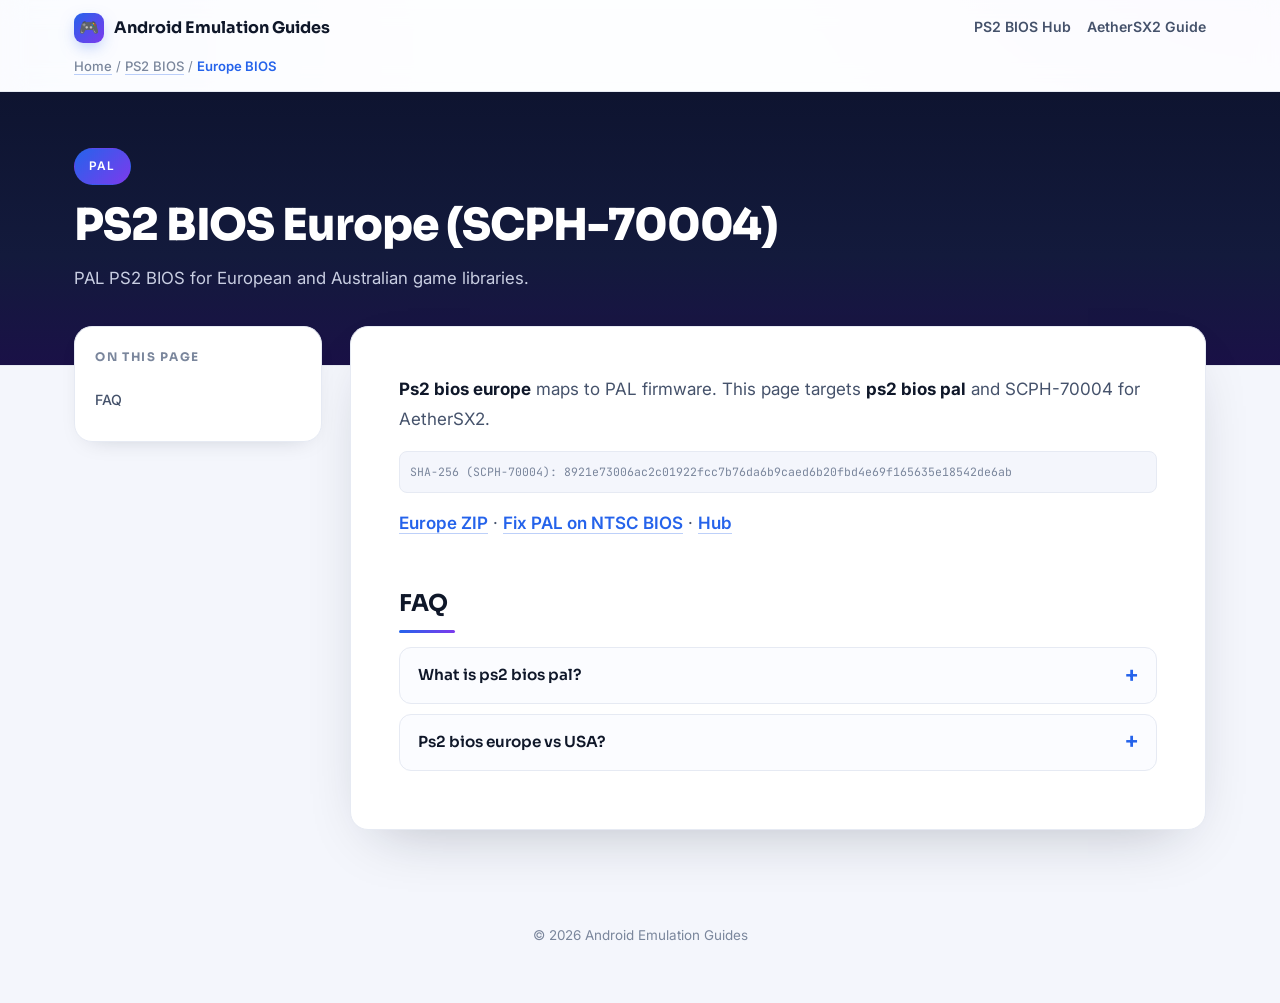
<file: ps2-bios-europe-scph-70004/index.html>
<!DOCTYPE html>
<html lang="en">
<head>
        <meta charset="UTF-8">
        <meta name="viewport" content="width=device-width, initial-scale=1.0">
        <title>PS2 BIOS Europe (SCPH-70004): PAL Setup for AetherSX2</title>
        <meta name="description" content="PS2 BIOS Europe and PS2 BIOS PAL — SCPH-70004 for 50 Hz games on AetherSX2 and PCSX2.">
        <link rel="canonical" href="https://aetherrsx2apk.com/ps2-bios-europe-scph-70004/">
        <meta name="robots" content="index, follow">
        <meta property="og:type" content="article">
        <meta property="og:title" content="PS2 BIOS Europe (SCPH-70004): PAL Setup for AetherSX2">
        <meta property="og:description" content="PS2 BIOS Europe and PS2 BIOS PAL — SCPH-70004 for 50 Hz games on AetherSX2 and PCSX2.">
        <meta property="og:url" content="https://aetherrsx2apk.com/ps2-bios-europe-scph-70004/">
        <meta property="og:site_name" content="Android Emulation Guides">
        <meta property="og:locale" content="en_US">
        <link rel="preconnect" href="https://fonts.googleapis.com">
        <link rel="preconnect" href="https://fonts.gstatic.com" crossorigin>
        <link href="https://fonts.googleapis.com/css2?family=Sora:wght@600;700;800&family=Inter:wght@400;500;600;700&family=JetBrains+Mono:wght@500&display=swap" rel="stylesheet">
        <link rel="stylesheet" href="/assets/bios-silo.css">
        <script type="application/ld+json">
        {
  "@context": "https://schema.org",
  "@graph": [
    {
      "@type": "Article",
      "headline": "PS2 BIOS Europe (SCPH-70004): PAL Setup for AetherSX2",
      "description": "PS2 BIOS Europe and PS2 BIOS PAL \u2014 SCPH-70004 for 50 Hz games on AetherSX2 and PCSX2.",
      "author": {
        "@type": "Organization",
        "name": "Android Emulation Guides"
      },
      "publisher": {
        "@type": "Organization",
        "name": "Android Emulation Guides"
      },
      "mainEntityOfPage": "https://aetherrsx2apk.com/ps2-bios-europe-scph-70004/",
      "datePublished": "2026-11-02"
    },
    {
      "@type": "BreadcrumbList",
      "itemListElement": [
        {
          "@type": "ListItem",
          "position": 1,
          "name": "Home",
          "item": "https://aetherrsx2apk.com/"
        },
        {
          "@type": "ListItem",
          "position": 2,
          "name": "PS2 BIOS",
          "item": "https://aetherrsx2apk.com/aethersx2-bios/"
        }
      ]
    },
    {
      "@type": "FAQPage",
      "mainEntity": [
        {
          "@type": "Question",
          "name": "What is ps2 bios pal?",
          "acceptedAnswer": {
            "@type": "Answer",
            "text": "PAL firmware such as SCPH-70004 runs European and Australian games at 50 Hz."
          }
        },
        {
          "@type": "Question",
          "name": "Ps2 bios europe vs USA?",
          "acceptedAnswer": {
            "@type": "Answer",
            "text": "Use Europe dumps for PAL libraries to avoid speed-up and pitch issues."
          }
        }
      ]
    }
  ]
}
        </script>
</head>
<body>
<div class="progress" id="progress"></div>

    <nav class="topbar">
        <div class="topbar-inner">
            <a class="logo" href="https://aetherrsx2apk.com/"><span class="logo-mark">🎮</span> Android Emulation Guides</a>
            <div class="nav-links">
                <a href="https://aetherrsx2apk.com/aethersx2-bios/">PS2 BIOS Hub</a>
                <a href="https://aetherrsx2apk.com/aethersx2-apk-2026-guide">AetherSX2 Guide</a>
            </div>
            <div class="crumbs"><a href="https://aetherrsx2apk.com/">Home</a> / <a href="https://aetherrsx2apk.com/aethersx2-bios/">PS2 BIOS</a> / <span>Europe BIOS</span></div>
        </div>
    </nav>
<header class="hero">
<div class="hero-inner">
<div class="badge-row"><span class="pill hot">PAL</span></div>
<h1>PS2 BIOS Europe (SCPH-70004)</h1>
<p class="hero-sub">PAL PS2 BIOS for European and Australian game libraries.</p>
</div>
</header>
<div class="wrap">
<aside class="toc" aria-label="Table of contents">
<h4>On this page</h4>
<ol><li><a href="#faq">FAQ</a></li></ol>
</aside>
<article class="article">

<p><strong>Ps2 bios europe</strong> maps to PAL firmware. This page targets <strong>ps2 bios pal</strong> and SCPH-70004 for AetherSX2.</p>
<p class="checksum">SHA-256 (SCPH-70004): 8921e73006ac2c01922fcc7b76da6b9caed6b20fbd4e69f165635e18542de6ab</p>
<p><a href="/downloads/ps2-bios-europe.zip">Europe ZIP</a> · <a href="/ps2-bios-region-mismatch-pal-ntsc-fix/">Fix PAL on NTSC BIOS</a> · <a href="/aethersx2-bios/">Hub</a></p>
<h2>FAQ</h2>
<div class="faq">
<details><summary>What is ps2 bios pal?</summary><p>PAL firmware such as SCPH-70004 runs European and Australian games at 50 Hz.</p></details>
<details><summary>Ps2 bios europe vs USA?</summary><p>Use Europe dumps for PAL libraries to avoid speed-up and pitch issues.</p></details>
</div>

</article>
</div>
<p class="foot">© 2026 Android Emulation Guides</p>
<script>
var bar=document.getElementById('progress');
window.addEventListener('scroll',function(){var h=document.documentElement;var s=h.scrollTop/(h.scrollHeight-h.clientHeight);bar.style.width=(s*100)+'%';},{passive:true});
</script>
</body>
</html>
</file>
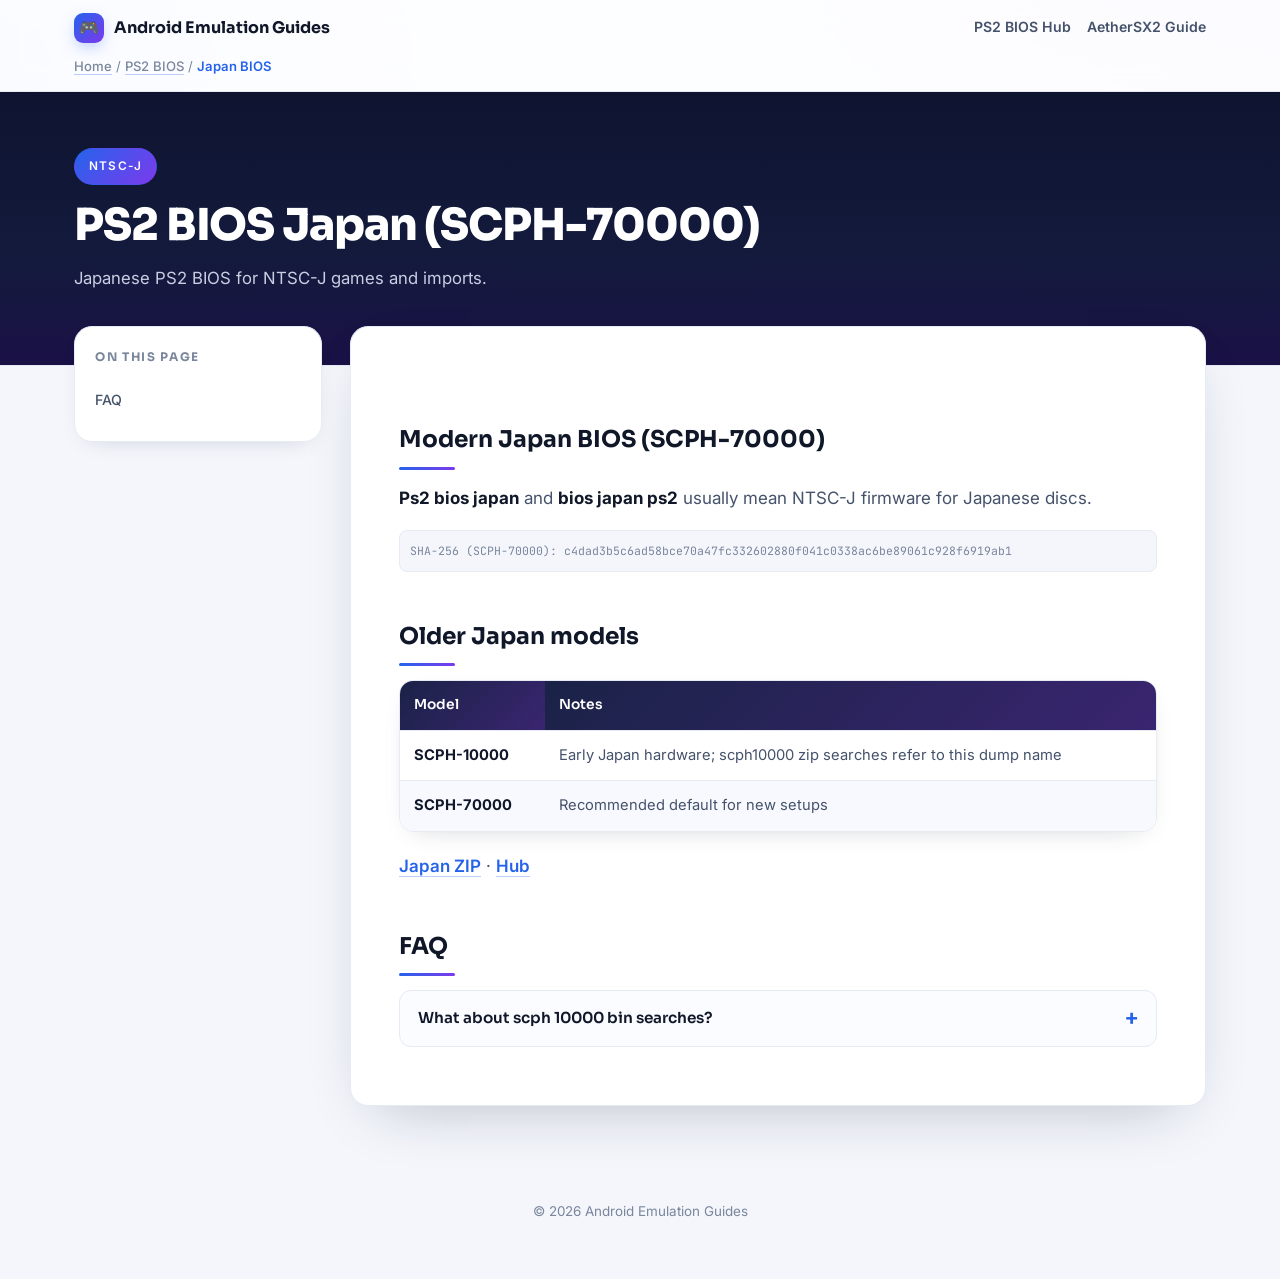
<file: ps2-bios-japan-scph-70000/index.html>
<!DOCTYPE html>
<html lang="en">
<head>
        <meta charset="UTF-8">
        <meta name="viewport" content="width=device-width, initial-scale=1.0">
        <title>PS2 BIOS Japan (SCPH-70000): NTSC-J Setup for AetherSX2</title>
        <meta name="description" content="PS2 BIOS Japan — ps2 japan bios, bios japan ps2, SCPH-70000, and legacy SCPH-10000 dumps.">
        <link rel="canonical" href="https://aetherrsx2apk.com/ps2-bios-japan-scph-70000/">
        <meta name="robots" content="index, follow">
        <meta property="og:type" content="article">
        <meta property="og:title" content="PS2 BIOS Japan (SCPH-70000): NTSC-J Setup for AetherSX2">
        <meta property="og:description" content="PS2 BIOS Japan — ps2 japan bios, bios japan ps2, SCPH-70000, and legacy SCPH-10000 dumps.">
        <meta property="og:url" content="https://aetherrsx2apk.com/ps2-bios-japan-scph-70000/">
        <meta property="og:site_name" content="Android Emulation Guides">
        <meta property="og:locale" content="en_US">
        <link rel="preconnect" href="https://fonts.googleapis.com">
        <link rel="preconnect" href="https://fonts.gstatic.com" crossorigin>
        <link href="https://fonts.googleapis.com/css2?family=Sora:wght@600;700;800&family=Inter:wght@400;500;600;700&family=JetBrains+Mono:wght@500&display=swap" rel="stylesheet">
        <link rel="stylesheet" href="/assets/bios-silo.css">
        <script type="application/ld+json">
        {
  "@context": "https://schema.org",
  "@graph": [
    {
      "@type": "Article",
      "headline": "PS2 BIOS Japan (SCPH-70000): NTSC-J Setup for AetherSX2",
      "description": "PS2 BIOS Japan \u2014 ps2 japan bios, bios japan ps2, SCPH-70000, and legacy SCPH-10000 dumps.",
      "author": {
        "@type": "Organization",
        "name": "Android Emulation Guides"
      },
      "publisher": {
        "@type": "Organization",
        "name": "Android Emulation Guides"
      },
      "mainEntityOfPage": "https://aetherrsx2apk.com/ps2-bios-japan-scph-70000/",
      "datePublished": "2026-11-02"
    },
    {
      "@type": "BreadcrumbList",
      "itemListElement": [
        {
          "@type": "ListItem",
          "position": 1,
          "name": "Home",
          "item": "https://aetherrsx2apk.com/"
        },
        {
          "@type": "ListItem",
          "position": 2,
          "name": "PS2 BIOS",
          "item": "https://aetherrsx2apk.com/aethersx2-bios/"
        }
      ]
    },
    {
      "@type": "FAQPage",
      "mainEntity": [
        {
          "@type": "Question",
          "name": "What about scph 10000 bin searches?",
          "acceptedAnswer": {
            "@type": "Answer",
            "text": "Launch-era Japan consoles dump SCPH-10000.bin; newer units use SCPH-70000 \u2014 both are NTSC-J."
          }
        }
      ]
    }
  ]
}
        </script>
</head>
<body>
<div class="progress" id="progress"></div>

    <nav class="topbar">
        <div class="topbar-inner">
            <a class="logo" href="https://aetherrsx2apk.com/"><span class="logo-mark">🎮</span> Android Emulation Guides</a>
            <div class="nav-links">
                <a href="https://aetherrsx2apk.com/aethersx2-bios/">PS2 BIOS Hub</a>
                <a href="https://aetherrsx2apk.com/aethersx2-apk-2026-guide">AetherSX2 Guide</a>
            </div>
            <div class="crumbs"><a href="https://aetherrsx2apk.com/">Home</a> / <a href="https://aetherrsx2apk.com/aethersx2-bios/">PS2 BIOS</a> / <span>Japan BIOS</span></div>
        </div>
    </nav>
<header class="hero">
<div class="hero-inner">
<div class="badge-row"><span class="pill hot">NTSC-J</span></div>
<h1>PS2 BIOS Japan (SCPH-70000)</h1>
<p class="hero-sub">Japanese PS2 BIOS for NTSC-J games and imports.</p>
</div>
</header>
<div class="wrap">
<aside class="toc" aria-label="Table of contents">
<h4>On this page</h4>
<ol><li><a href="#faq">FAQ</a></li></ol>
</aside>
<article class="article">

<h2>Modern Japan BIOS (SCPH-70000)</h2>
<p><strong>Ps2 bios japan</strong> and <strong>bios japan ps2</strong> usually mean NTSC-J firmware for Japanese discs.</p>
<p class="checksum">SHA-256 (SCPH-70000): c4dad3b5c6ad58bce70a47fc332602880f041c0338ac6be89061c928f6919ab1</p>
<h2>Older Japan models</h2>
<div class="table-wrap"><table><thead><tr><th>Model</th><th>Notes</th></tr></thead><tbody>
<tr><td><strong>SCPH-10000</strong></td><td>Early Japan hardware; scph10000 zip searches refer to this dump name</td></tr>
<tr><td><strong>SCPH-70000</strong></td><td>Recommended default for new setups</td></tr>
</tbody></table></div>
<p><a href="/downloads/ps2-bios-japan.zip">Japan ZIP</a> · <a href="/aethersx2-bios/">Hub</a></p>
<h2>FAQ</h2>
<div class="faq">
<details><summary>What about scph 10000 bin searches?</summary><p>Launch-era Japan consoles dump SCPH-10000.bin; newer units use SCPH-70000 — both are NTSC-J.</p></details>
</div>
</article>
</div>
<p class="foot">© 2026 Android Emulation Guides</p>
<script>
var bar=document.getElementById('progress');
window.addEventListener('scroll',function(){var h=document.documentElement;var s=h.scrollTop/(h.scrollHeight-h.clientHeight);bar.style.width=(s*100)+'%';},{passive:true});
</script>
</body>
</html>
</file>
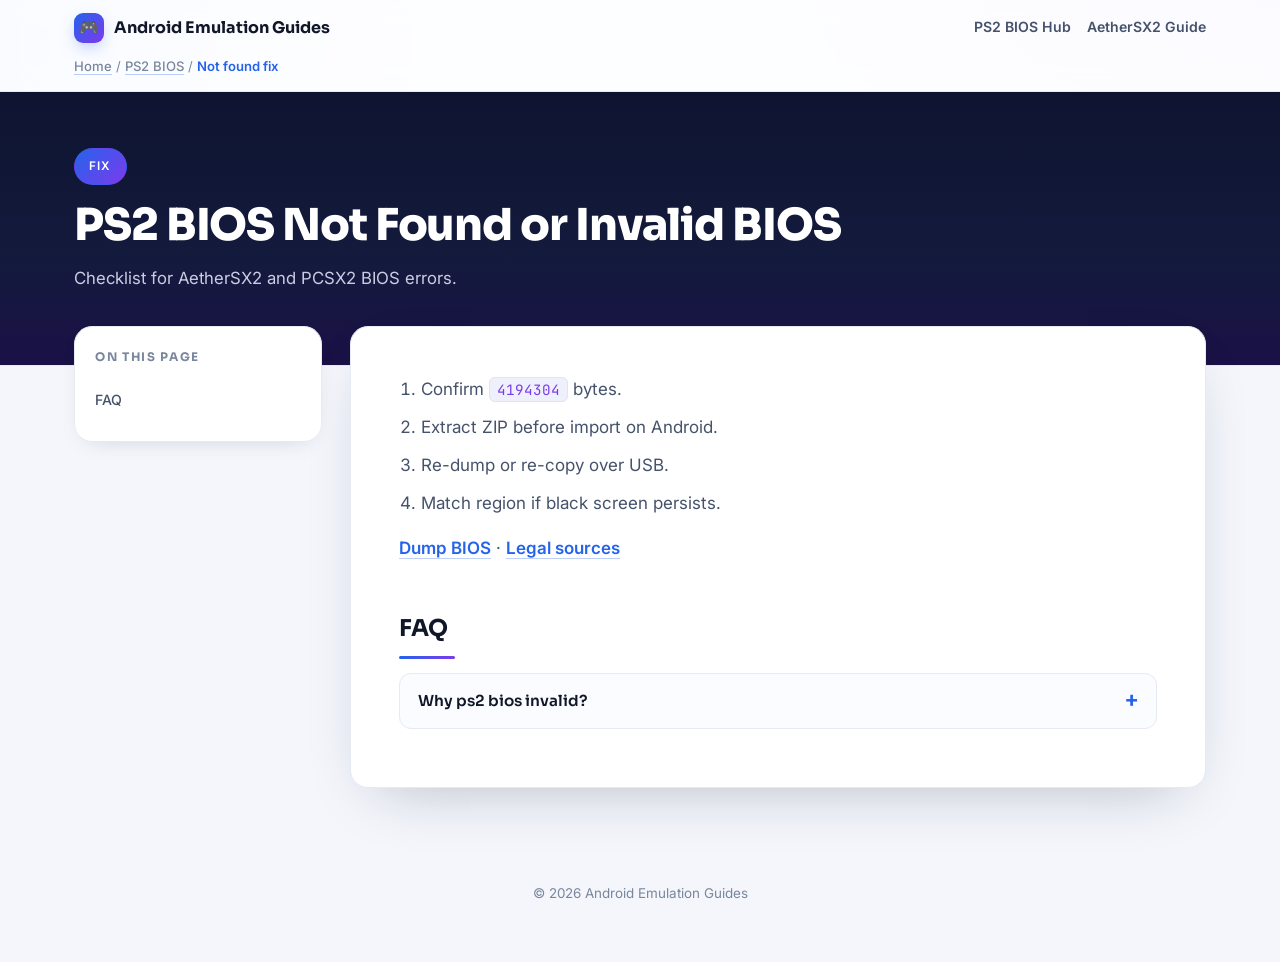
<file: ps2-bios-not-found-invalid-bios-fix/index.html>
<!DOCTYPE html>
<html lang="en">
<head>
        <meta charset="UTF-8">
        <meta name="viewport" content="width=device-width, initial-scale=1.0">
        <title>PS2 BIOS Not Found or Invalid BIOS in AetherSX2: Fix</title>
        <meta name="description" content="Fix PS2 BIOS not found and invalid BIOS errors — file size, path, and import checklist.">
        <link rel="canonical" href="https://aetherrsx2apk.com/ps2-bios-not-found-invalid-bios-fix/">
        <meta name="robots" content="index, follow">
        <meta property="og:type" content="article">
        <meta property="og:title" content="PS2 BIOS Not Found or Invalid BIOS in AetherSX2: Fix">
        <meta property="og:description" content="Fix PS2 BIOS not found and invalid BIOS errors — file size, path, and import checklist.">
        <meta property="og:url" content="https://aetherrsx2apk.com/ps2-bios-not-found-invalid-bios-fix/">
        <meta property="og:site_name" content="Android Emulation Guides">
        <meta property="og:locale" content="en_US">
        <link rel="preconnect" href="https://fonts.googleapis.com">
        <link rel="preconnect" href="https://fonts.gstatic.com" crossorigin>
        <link href="https://fonts.googleapis.com/css2?family=Sora:wght@600;700;800&family=Inter:wght@400;500;600;700&family=JetBrains+Mono:wght@500&display=swap" rel="stylesheet">
        <link rel="stylesheet" href="/assets/bios-silo.css">
        <script type="application/ld+json">
        {
  "@context": "https://schema.org",
  "@graph": [
    {
      "@type": "Article",
      "headline": "PS2 BIOS Not Found or Invalid BIOS in AetherSX2: Fix",
      "description": "Fix PS2 BIOS not found and invalid BIOS errors \u2014 file size, path, and import checklist.",
      "author": {
        "@type": "Organization",
        "name": "Android Emulation Guides"
      },
      "publisher": {
        "@type": "Organization",
        "name": "Android Emulation Guides"
      },
      "mainEntityOfPage": "https://aetherrsx2apk.com/ps2-bios-not-found-invalid-bios-fix/",
      "datePublished": "2026-11-02"
    },
    {
      "@type": "BreadcrumbList",
      "itemListElement": [
        {
          "@type": "ListItem",
          "position": 1,
          "name": "Home",
          "item": "https://aetherrsx2apk.com/"
        },
        {
          "@type": "ListItem",
          "position": 2,
          "name": "PS2 BIOS",
          "item": "https://aetherrsx2apk.com/aethersx2-bios/"
        }
      ]
    },
    {
      "@type": "FAQPage",
      "mainEntity": [
        {
          "@type": "Question",
          "name": "Why ps2 bios invalid?",
          "acceptedAnswer": {
            "@type": "Answer",
            "text": "Wrong size, corrupt download, or selecting .nvm instead of main .bin."
          }
        }
      ]
    }
  ]
}
        </script>
</head>
<body>
<div class="progress" id="progress"></div>

    <nav class="topbar">
        <div class="topbar-inner">
            <a class="logo" href="https://aetherrsx2apk.com/"><span class="logo-mark">🎮</span> Android Emulation Guides</a>
            <div class="nav-links">
                <a href="https://aetherrsx2apk.com/aethersx2-bios/">PS2 BIOS Hub</a>
                <a href="https://aetherrsx2apk.com/aethersx2-apk-2026-guide">AetherSX2 Guide</a>
            </div>
            <div class="crumbs"><a href="https://aetherrsx2apk.com/">Home</a> / <a href="https://aetherrsx2apk.com/aethersx2-bios/">PS2 BIOS</a> / <span>Not found fix</span></div>
        </div>
    </nav>
<header class="hero">
<div class="hero-inner">
<div class="badge-row"><span class="pill hot">Fix</span></div>
<h1>PS2 BIOS Not Found or Invalid BIOS</h1>
<p class="hero-sub">Checklist for AetherSX2 and PCSX2 BIOS errors.</p>
</div>
</header>
<div class="wrap">
<aside class="toc" aria-label="Table of contents">
<h4>On this page</h4>
<ol><li><a href="#faq">FAQ</a></li></ol>
</aside>
<article class="article">

<ol>
<li>Confirm <code>4194304</code> bytes.</li><li>Extract ZIP before import on Android.</li>
<li>Re-dump or re-copy over USB.</li><li>Match region if black screen persists.</li>
</ol>
<p><a href="/how-to-dump-ps2-bios/">Dump BIOS</a> · <a href="/is-downloading-ps2-bios-legal-safe/">Legal sources</a></p>
<h2>FAQ</h2>
<div class="faq">
<details><summary>Why ps2 bios invalid?</summary><p>Wrong size, corrupt download, or selecting .nvm instead of main .bin.</p></details>
</div>
</article>
</div>
<p class="foot">© 2026 Android Emulation Guides</p>
<script>
var bar=document.getElementById('progress');
window.addEventListener('scroll',function(){var h=document.documentElement;var s=h.scrollTop/(h.scrollHeight-h.clientHeight);bar.style.width=(s*100)+'%';},{passive:true});
</script>
</body>
</html>
</file>
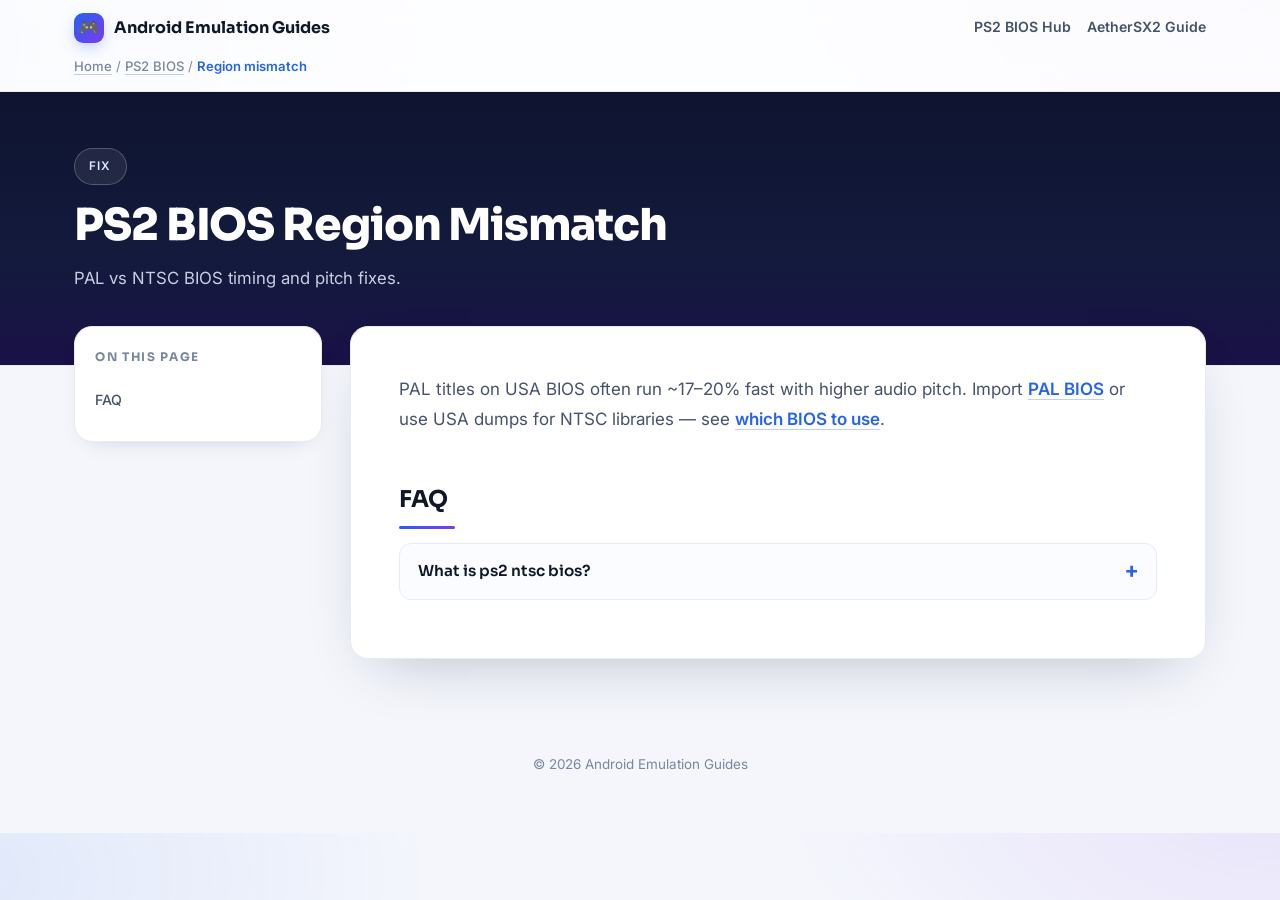
<file: ps2-bios-region-mismatch-pal-ntsc-fix/index.html>
<!DOCTYPE html>
<html lang="en">
<head>
        <meta charset="UTF-8">
        <meta name="viewport" content="width=device-width, initial-scale=1.0">
        <title>PS2 BIOS Region Mismatch: PAL Games Too Fast and NTSC Pitch Fixes</title>
        <meta name="description" content="PS2 BIOS region mismatch and ps2 ntsc bios — fix PAL speed-up and pitch on wrong firmware.">
        <link rel="canonical" href="https://aetherrsx2apk.com/ps2-bios-region-mismatch-pal-ntsc-fix/">
        <meta name="robots" content="index, follow">
        <meta property="og:type" content="article">
        <meta property="og:title" content="PS2 BIOS Region Mismatch: PAL Games Too Fast and NTSC Pitch Fixes">
        <meta property="og:description" content="PS2 BIOS region mismatch and ps2 ntsc bios — fix PAL speed-up and pitch on wrong firmware.">
        <meta property="og:url" content="https://aetherrsx2apk.com/ps2-bios-region-mismatch-pal-ntsc-fix/">
        <meta property="og:site_name" content="Android Emulation Guides">
        <meta property="og:locale" content="en_US">
        <link rel="preconnect" href="https://fonts.googleapis.com">
        <link rel="preconnect" href="https://fonts.gstatic.com" crossorigin>
        <link href="https://fonts.googleapis.com/css2?family=Sora:wght@600;700;800&family=Inter:wght@400;500;600;700&family=JetBrains+Mono:wght@500&display=swap" rel="stylesheet">
        <link rel="stylesheet" href="/assets/bios-silo.css">
        <script type="application/ld+json">
        {
  "@context": "https://schema.org",
  "@graph": [
    {
      "@type": "Article",
      "headline": "PS2 BIOS Region Mismatch: PAL Games Too Fast and NTSC Pitch Fixes",
      "description": "PS2 BIOS region mismatch and ps2 ntsc bios \u2014 fix PAL speed-up and pitch on wrong firmware.",
      "author": {
        "@type": "Organization",
        "name": "Android Emulation Guides"
      },
      "publisher": {
        "@type": "Organization",
        "name": "Android Emulation Guides"
      },
      "mainEntityOfPage": "https://aetherrsx2apk.com/ps2-bios-region-mismatch-pal-ntsc-fix/",
      "datePublished": "2026-11-02"
    },
    {
      "@type": "BreadcrumbList",
      "itemListElement": [
        {
          "@type": "ListItem",
          "position": 1,
          "name": "Home",
          "item": "https://aetherrsx2apk.com/"
        },
        {
          "@type": "ListItem",
          "position": 2,
          "name": "PS2 BIOS",
          "item": "https://aetherrsx2apk.com/aethersx2-bios/"
        }
      ]
    },
    {
      "@type": "FAQPage",
      "mainEntity": [
        {
          "@type": "Question",
          "name": "What is ps2 ntsc bios?",
          "acceptedAnswer": {
            "@type": "Answer",
            "text": "NTSC-U firmware such as SCPH-70012; PAL games may run fast until you import PAL BIOS."
          }
        }
      ]
    }
  ]
}
        </script>
</head>
<body>
<div class="progress" id="progress"></div>

    <nav class="topbar">
        <div class="topbar-inner">
            <a class="logo" href="https://aetherrsx2apk.com/"><span class="logo-mark">🎮</span> Android Emulation Guides</a>
            <div class="nav-links">
                <a href="https://aetherrsx2apk.com/aethersx2-bios/">PS2 BIOS Hub</a>
                <a href="https://aetherrsx2apk.com/aethersx2-apk-2026-guide">AetherSX2 Guide</a>
            </div>
            <div class="crumbs"><a href="https://aetherrsx2apk.com/">Home</a> / <a href="https://aetherrsx2apk.com/aethersx2-bios/">PS2 BIOS</a> / <span>Region mismatch</span></div>
        </div>
    </nav>
<header class="hero">
<div class="hero-inner">
<div class="badge-row"><span class="pill">Fix</span></div>
<h1>PS2 BIOS Region Mismatch</h1>
<p class="hero-sub">PAL vs NTSC BIOS timing and pitch fixes.</p>
</div>
</header>
<div class="wrap">
<aside class="toc" aria-label="Table of contents">
<h4>On this page</h4>
<ol><li><a href="#faq">FAQ</a></li></ol>
</aside>
<article class="article">

<p>PAL titles on USA BIOS often run ~17–20% fast with higher audio pitch. Import <a href="/ps2-bios-europe-scph-70004/">PAL BIOS</a> or use USA dumps for NTSC libraries — see <a href="/which-ps2-bios-to-use-for-aethersx2/">which BIOS to use</a>.</p>
<h2>FAQ</h2>
<div class="faq">
<details><summary>What is ps2 ntsc bios?</summary><p>NTSC-U firmware such as SCPH-70012; PAL games may run fast until you import PAL BIOS.</p></details>
</div>
</article>
</div>
<p class="foot">© 2026 Android Emulation Guides</p>
<script>
var bar=document.getElementById('progress');
window.addEventListener('scroll',function(){var h=document.documentElement;var s=h.scrollTop/(h.scrollHeight-h.clientHeight);bar.style.width=(s*100)+'%';},{passive:true});
</script>
</body>
</html>
</file>
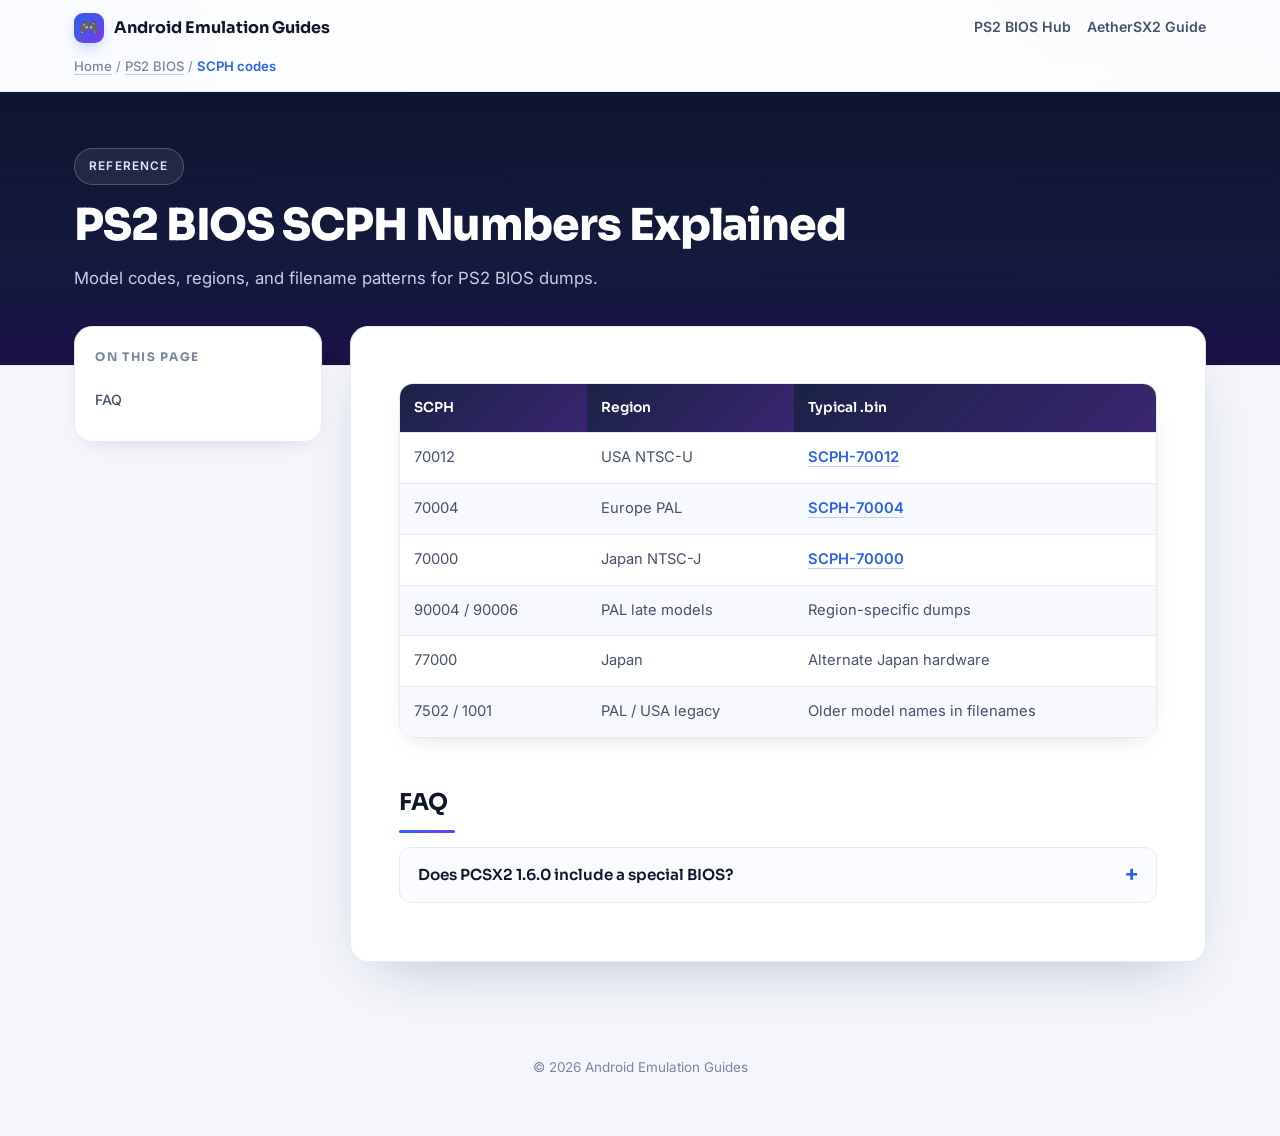
<file: ps2-bios-scph-numbers-explained/index.html>
<!DOCTYPE html>
<html lang="en">
<head>
        <meta charset="UTF-8">
        <meta name="viewport" content="width=device-width, initial-scale=1.0">
        <title>PS2 BIOS SCPH Numbers Explained: Model Codes and BIOS Versions</title>
        <meta name="description" content="SCPH model numbers for PS2 BIOS — scph 90004, 77000, 7502, and PCSX2 1.6.0 BIOS confusion explained.">
        <link rel="canonical" href="https://aetherrsx2apk.com/ps2-bios-scph-numbers-explained/">
        <meta name="robots" content="index, follow">
        <meta property="og:type" content="article">
        <meta property="og:title" content="PS2 BIOS SCPH Numbers Explained: Model Codes and BIOS Versions">
        <meta property="og:description" content="SCPH model numbers for PS2 BIOS — scph 90004, 77000, 7502, and PCSX2 1.6.0 BIOS confusion explained.">
        <meta property="og:url" content="https://aetherrsx2apk.com/ps2-bios-scph-numbers-explained/">
        <meta property="og:site_name" content="Android Emulation Guides">
        <meta property="og:locale" content="en_US">
        <link rel="preconnect" href="https://fonts.googleapis.com">
        <link rel="preconnect" href="https://fonts.gstatic.com" crossorigin>
        <link href="https://fonts.googleapis.com/css2?family=Sora:wght@600;700;800&family=Inter:wght@400;500;600;700&family=JetBrains+Mono:wght@500&display=swap" rel="stylesheet">
        <link rel="stylesheet" href="/assets/bios-silo.css">
        <script type="application/ld+json">
        {
  "@context": "https://schema.org",
  "@graph": [
    {
      "@type": "Article",
      "headline": "PS2 BIOS SCPH Numbers Explained: Model Codes and BIOS Versions",
      "description": "SCPH model numbers for PS2 BIOS \u2014 scph 90004, 77000, 7502, and PCSX2 1.6.0 BIOS confusion explained.",
      "author": {
        "@type": "Organization",
        "name": "Android Emulation Guides"
      },
      "publisher": {
        "@type": "Organization",
        "name": "Android Emulation Guides"
      },
      "mainEntityOfPage": "https://aetherrsx2apk.com/ps2-bios-scph-numbers-explained/",
      "datePublished": "2026-11-02"
    },
    {
      "@type": "BreadcrumbList",
      "itemListElement": [
        {
          "@type": "ListItem",
          "position": 1,
          "name": "Home",
          "item": "https://aetherrsx2apk.com/"
        },
        {
          "@type": "ListItem",
          "position": 2,
          "name": "PS2 BIOS",
          "item": "https://aetherrsx2apk.com/aethersx2-bios/"
        }
      ]
    },
    {
      "@type": "FAQPage",
      "mainEntity": [
        {
          "@type": "Question",
          "name": "Does PCSX2 1.6.0 include a special BIOS?",
          "acceptedAnswer": {
            "@type": "Answer",
            "text": "Users often confuse PCSX2 app version 1.6.0 with console firmware. You still need SCPH .bin dumps from your PS2."
          }
        }
      ]
    }
  ]
}
        </script>
</head>
<body>
<div class="progress" id="progress"></div>

    <nav class="topbar">
        <div class="topbar-inner">
            <a class="logo" href="https://aetherrsx2apk.com/"><span class="logo-mark">🎮</span> Android Emulation Guides</a>
            <div class="nav-links">
                <a href="https://aetherrsx2apk.com/aethersx2-bios/">PS2 BIOS Hub</a>
                <a href="https://aetherrsx2apk.com/aethersx2-apk-2026-guide">AetherSX2 Guide</a>
            </div>
            <div class="crumbs"><a href="https://aetherrsx2apk.com/">Home</a> / <a href="https://aetherrsx2apk.com/aethersx2-bios/">PS2 BIOS</a> / <span>SCPH codes</span></div>
        </div>
    </nav>
<header class="hero">
<div class="hero-inner">
<div class="badge-row"><span class="pill">Reference</span></div>
<h1>PS2 BIOS SCPH Numbers Explained</h1>
<p class="hero-sub">Model codes, regions, and filename patterns for PS2 BIOS dumps.</p>
</div>
</header>
<div class="wrap">
<aside class="toc" aria-label="Table of contents">
<h4>On this page</h4>
<ol><li><a href="#faq">FAQ</a></li></ol>
</aside>
<article class="article">

<div class="table-wrap"><table><thead><tr><th>SCPH</th><th>Region</th><th>Typical .bin</th></tr></thead><tbody>
<tr><td>70012</td><td>USA NTSC-U</td><td><a href="/ps2-bios-usa-scph-70012/">SCPH-70012</a></td></tr>
<tr><td>70004</td><td>Europe PAL</td><td><a href="/ps2-bios-europe-scph-70004/">SCPH-70004</a></td></tr>
<tr><td>70000</td><td>Japan NTSC-J</td><td><a href="/ps2-bios-japan-scph-70000/">SCPH-70000</a></td></tr>
<tr><td>90004 / 90006</td><td>PAL late models</td><td>Region-specific dumps</td></tr>
<tr><td>77000</td><td>Japan</td><td>Alternate Japan hardware</td></tr>
<tr><td>7502 / 1001</td><td>PAL / USA legacy</td><td>Older model names in filenames</td></tr>
</tbody></table></div>
<h2>FAQ</h2>
<div class="faq">
<details><summary>Does PCSX2 1.6.0 include a special BIOS?</summary><p>Users often confuse PCSX2 app version 1.6.0 with console firmware. You still need SCPH .bin dumps from your PS2.</p></details>
</div>
</article>
</div>
<p class="foot">© 2026 Android Emulation Guides</p>
<script>
var bar=document.getElementById('progress');
window.addEventListener('scroll',function(){var h=document.documentElement;var s=h.scrollTop/(h.scrollHeight-h.clientHeight);bar.style.width=(s*100)+'%';},{passive:true});
</script>
</body>
</html>
</file>
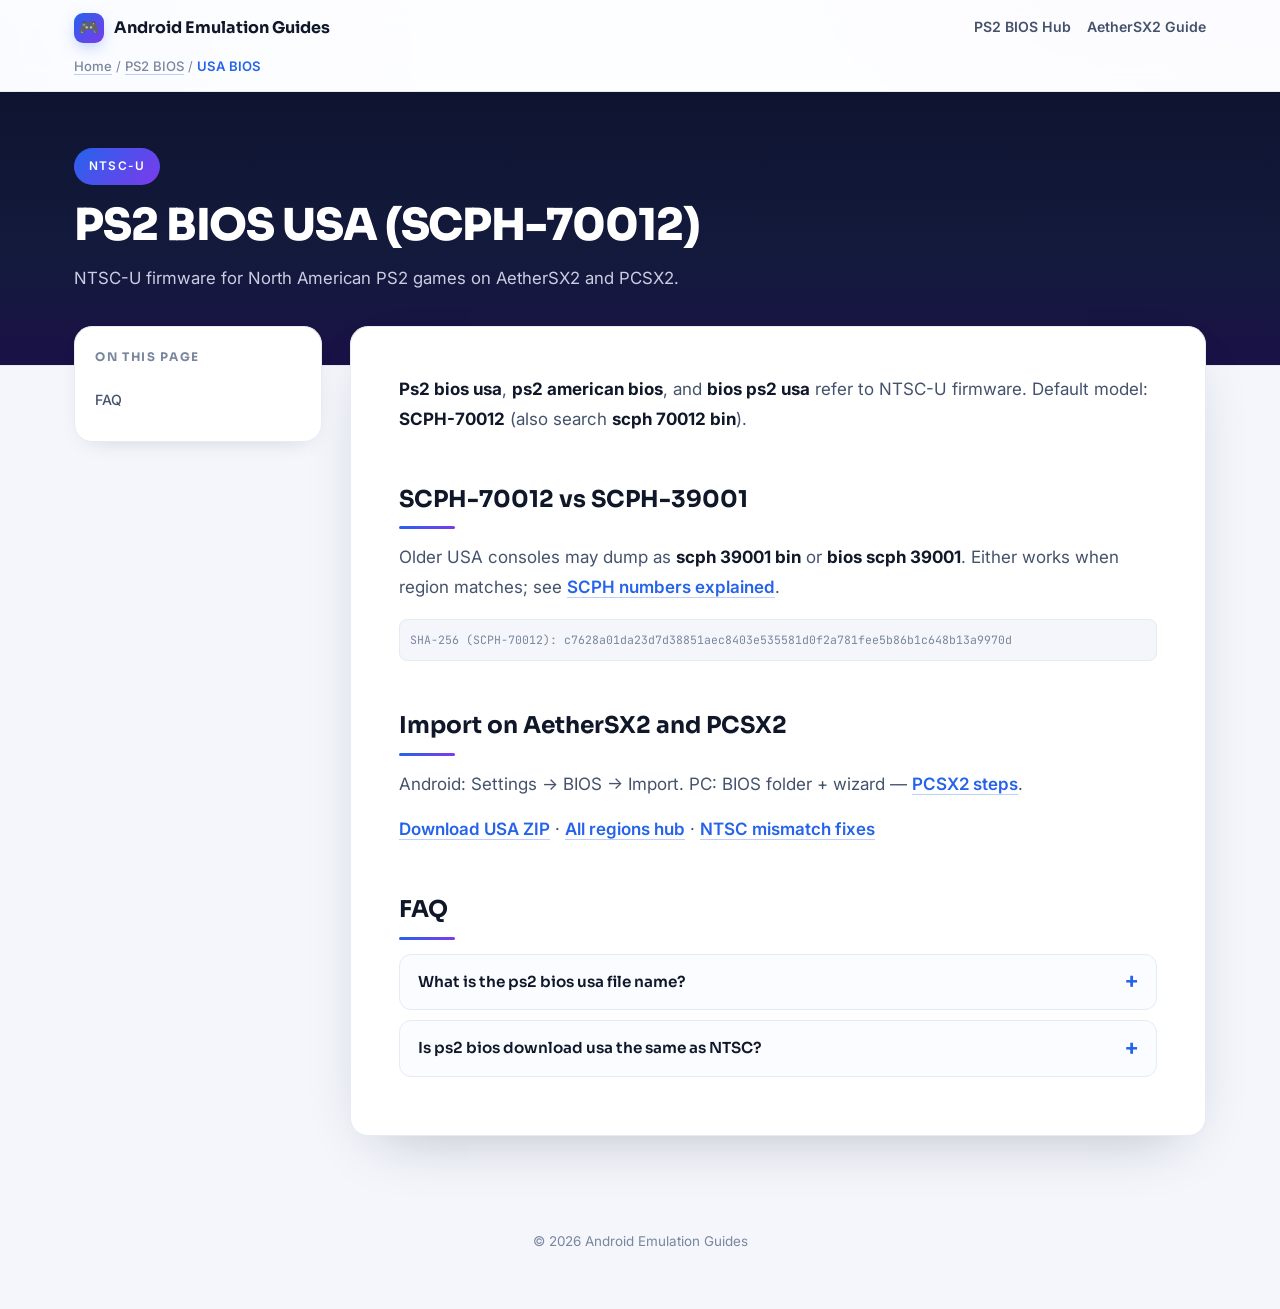
<file: ps2-bios-usa-scph-70012/index.html>
<!DOCTYPE html>
<html lang="en">
<head>
        <meta charset="UTF-8">
        <meta name="viewport" content="width=device-width, initial-scale=1.0">
        <title>PS2 BIOS USA (SCPH-70012): NTSC-U Setup for AetherSX2</title>
        <meta name="description" content="PS2 BIOS USA download — ps2 bios us, american bios, scph 70012 bin, scph 39001, and NTSC-U setup for AetherSX2 and PCSX2.">
        <link rel="canonical" href="https://aetherrsx2apk.com/ps2-bios-usa-scph-70012/">
        <meta name="robots" content="index, follow">
        <meta property="og:type" content="article">
        <meta property="og:title" content="PS2 BIOS USA (SCPH-70012): NTSC-U Setup for AetherSX2">
        <meta property="og:description" content="PS2 BIOS USA download — ps2 bios us, american bios, scph 70012 bin, scph 39001, and NTSC-U setup for AetherSX2 and PCSX2.">
        <meta property="og:url" content="https://aetherrsx2apk.com/ps2-bios-usa-scph-70012/">
        <meta property="og:site_name" content="Android Emulation Guides">
        <meta property="og:locale" content="en_US">
        <link rel="preconnect" href="https://fonts.googleapis.com">
        <link rel="preconnect" href="https://fonts.gstatic.com" crossorigin>
        <link href="https://fonts.googleapis.com/css2?family=Sora:wght@600;700;800&family=Inter:wght@400;500;600;700&family=JetBrains+Mono:wght@500&display=swap" rel="stylesheet">
        <link rel="stylesheet" href="/assets/bios-silo.css">
        <script type="application/ld+json">
        {
  "@context": "https://schema.org",
  "@graph": [
    {
      "@type": "Article",
      "headline": "PS2 BIOS USA (SCPH-70012): NTSC-U Setup for AetherSX2",
      "description": "PS2 BIOS USA download \u2014 ps2 bios us, american bios, scph 70012 bin, scph 39001, and NTSC-U setup for AetherSX2 and PCSX2.",
      "author": {
        "@type": "Organization",
        "name": "Android Emulation Guides"
      },
      "publisher": {
        "@type": "Organization",
        "name": "Android Emulation Guides"
      },
      "mainEntityOfPage": "https://aetherrsx2apk.com/ps2-bios-usa-scph-70012/",
      "datePublished": "2026-11-02"
    },
    {
      "@type": "BreadcrumbList",
      "itemListElement": [
        {
          "@type": "ListItem",
          "position": 1,
          "name": "Home",
          "item": "https://aetherrsx2apk.com/"
        },
        {
          "@type": "ListItem",
          "position": 2,
          "name": "PS2 BIOS",
          "item": "https://aetherrsx2apk.com/aethersx2-bios/"
        }
      ]
    },
    {
      "@type": "FAQPage",
      "mainEntity": [
        {
          "@type": "Question",
          "name": "What is the ps2 bios usa file name?",
          "acceptedAnswer": {
            "@type": "Answer",
            "text": "Common dumps are named SCPH-70012.bin or SCPH-39001.bin depending on the console you dumped."
          }
        },
        {
          "@type": "Question",
          "name": "Is ps2 bios download usa the same as NTSC?",
          "acceptedAnswer": {
            "@type": "Answer",
            "text": "Yes \u2014 USA firmware is NTSC-U (~60 Hz). See region mismatch guide if PAL games run fast."
          }
        }
      ]
    }
  ]
}
        </script>
</head>
<body>
<div class="progress" id="progress"></div>

    <nav class="topbar">
        <div class="topbar-inner">
            <a class="logo" href="https://aetherrsx2apk.com/"><span class="logo-mark">🎮</span> Android Emulation Guides</a>
            <div class="nav-links">
                <a href="https://aetherrsx2apk.com/aethersx2-bios/">PS2 BIOS Hub</a>
                <a href="https://aetherrsx2apk.com/aethersx2-apk-2026-guide">AetherSX2 Guide</a>
            </div>
            <div class="crumbs"><a href="https://aetherrsx2apk.com/">Home</a> / <a href="https://aetherrsx2apk.com/aethersx2-bios/">PS2 BIOS</a> / <span>USA BIOS</span></div>
        </div>
    </nav>
<header class="hero">
<div class="hero-inner">
<div class="badge-row"><span class="pill hot">NTSC-U</span></div>
<h1>PS2 BIOS USA (SCPH-70012)</h1>
<p class="hero-sub">NTSC-U firmware for North American PS2 games on AetherSX2 and PCSX2.</p>
</div>
</header>
<div class="wrap">
<aside class="toc" aria-label="Table of contents">
<h4>On this page</h4>
<ol><li><a href="#faq">FAQ</a></li></ol>
</aside>
<article class="article">

<p><strong>Ps2 bios usa</strong>, <strong>ps2 american bios</strong>, and <strong>bios ps2 usa</strong> refer to NTSC-U firmware. Default model: <strong>SCPH-70012</strong> (also search <strong>scph 70012 bin</strong>).</p>
<h2>SCPH-70012 vs SCPH-39001</h2>
<p>Older USA consoles may dump as <strong>scph 39001 bin</strong> or <strong>bios scph 39001</strong>. Either works when region matches; see <a href="/ps2-bios-scph-numbers-explained/">SCPH numbers explained</a>.</p>
<p class="checksum">SHA-256 (SCPH-70012): c7628a01da23d7d38851aec8403e535581d0f2a781fee5b86b1c648b13a9970d</p>
<h2>Import on AetherSX2 and PCSX2</h2>
<p>Android: Settings → BIOS → Import. PC: BIOS folder + wizard — <a href="/which-ps2-bios-to-use-for-aethersx2/#pcsx2">PCSX2 steps</a>.</p>
<p><a href="/downloads/ps2-bios-usa.zip">Download USA ZIP</a> · <a href="/aethersx2-bios/">All regions hub</a> · <a href="/ps2-bios-region-mismatch-pal-ntsc-fix/">NTSC mismatch fixes</a></p>
<h2>FAQ</h2>
<div class="faq">
<details><summary>What is the ps2 bios usa file name?</summary><p>Common dumps are named SCPH-70012.bin or SCPH-39001.bin depending on the console you dumped.</p></details>
<details><summary>Is ps2 bios download usa the same as NTSC?</summary><p>Yes — USA firmware is NTSC-U (~60 Hz). See region mismatch guide if PAL games run fast.</p></details>
</div>

</article>
</div>
<p class="foot">© 2026 Android Emulation Guides</p>
<script>
var bar=document.getElementById('progress');
window.addEventListener('scroll',function(){var h=document.documentElement;var s=h.scrollTop/(h.scrollHeight-h.clientHeight);bar.style.width=(s*100)+'%';},{passive:true});
</script>
</body>
</html>
</file>
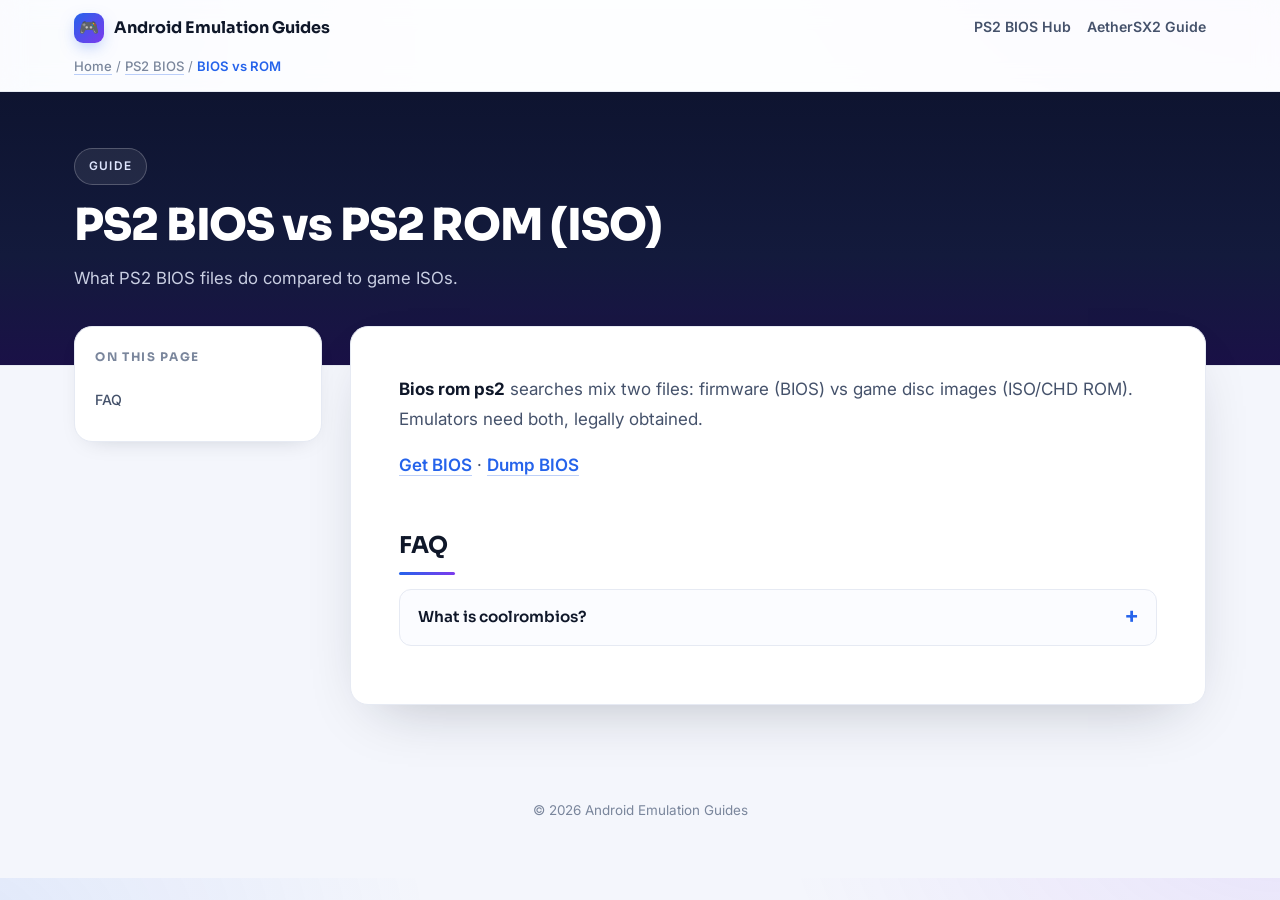
<file: ps2-bios-vs-ps2-rom/index.html>
<!DOCTYPE html>
<html lang="en">
<head>
        <meta charset="UTF-8">
        <meta name="viewport" content="width=device-width, initial-scale=1.0">
        <title>PS2 BIOS vs PS2 ROM (ISO): What Each File Actually Does</title>
        <meta name="description" content="PS2 BIOS vs ROM — bios rom ps2, ps2 bios rom, and bios iso ps2 explained.">
        <link rel="canonical" href="https://aetherrsx2apk.com/ps2-bios-vs-ps2-rom/">
        <meta name="robots" content="index, follow">
        <meta property="og:type" content="article">
        <meta property="og:title" content="PS2 BIOS vs PS2 ROM (ISO): What Each File Actually Does">
        <meta property="og:description" content="PS2 BIOS vs ROM — bios rom ps2, ps2 bios rom, and bios iso ps2 explained.">
        <meta property="og:url" content="https://aetherrsx2apk.com/ps2-bios-vs-ps2-rom/">
        <meta property="og:site_name" content="Android Emulation Guides">
        <meta property="og:locale" content="en_US">
        <link rel="preconnect" href="https://fonts.googleapis.com">
        <link rel="preconnect" href="https://fonts.gstatic.com" crossorigin>
        <link href="https://fonts.googleapis.com/css2?family=Sora:wght@600;700;800&family=Inter:wght@400;500;600;700&family=JetBrains+Mono:wght@500&display=swap" rel="stylesheet">
        <link rel="stylesheet" href="/assets/bios-silo.css">
        <script type="application/ld+json">
        {
  "@context": "https://schema.org",
  "@graph": [
    {
      "@type": "Article",
      "headline": "PS2 BIOS vs PS2 ROM (ISO): What Each File Actually Does",
      "description": "PS2 BIOS vs ROM \u2014 bios rom ps2, ps2 bios rom, and bios iso ps2 explained.",
      "author": {
        "@type": "Organization",
        "name": "Android Emulation Guides"
      },
      "publisher": {
        "@type": "Organization",
        "name": "Android Emulation Guides"
      },
      "mainEntityOfPage": "https://aetherrsx2apk.com/ps2-bios-vs-ps2-rom/",
      "datePublished": "2026-11-02"
    },
    {
      "@type": "BreadcrumbList",
      "itemListElement": [
        {
          "@type": "ListItem",
          "position": 1,
          "name": "Home",
          "item": "https://aetherrsx2apk.com/"
        },
        {
          "@type": "ListItem",
          "position": 2,
          "name": "PS2 BIOS",
          "item": "https://aetherrsx2apk.com/aethersx2-bios/"
        }
      ]
    },
    {
      "@type": "FAQPage",
      "mainEntity": [
        {
          "@type": "Question",
          "name": "What is coolrombios?",
          "acceptedAnswer": {
            "@type": "Answer",
            "text": "ROM sites often mislabel game ISOs as BIOS; you still need a separate SCPH firmware dump."
          }
        }
      ]
    }
  ]
}
        </script>
</head>
<body>
<div class="progress" id="progress"></div>

    <nav class="topbar">
        <div class="topbar-inner">
            <a class="logo" href="https://aetherrsx2apk.com/"><span class="logo-mark">🎮</span> Android Emulation Guides</a>
            <div class="nav-links">
                <a href="https://aetherrsx2apk.com/aethersx2-bios/">PS2 BIOS Hub</a>
                <a href="https://aetherrsx2apk.com/aethersx2-apk-2026-guide">AetherSX2 Guide</a>
            </div>
            <div class="crumbs"><a href="https://aetherrsx2apk.com/">Home</a> / <a href="https://aetherrsx2apk.com/aethersx2-bios/">PS2 BIOS</a> / <span>BIOS vs ROM</span></div>
        </div>
    </nav>
<header class="hero">
<div class="hero-inner">
<div class="badge-row"><span class="pill">Guide</span></div>
<h1>PS2 BIOS vs PS2 ROM (ISO)</h1>
<p class="hero-sub">What PS2 BIOS files do compared to game ISOs.</p>
</div>
</header>
<div class="wrap">
<aside class="toc" aria-label="Table of contents">
<h4>On this page</h4>
<ol><li><a href="#faq">FAQ</a></li></ol>
</aside>
<article class="article">

<p><strong>Bios rom ps2</strong> searches mix two files: firmware (BIOS) vs game disc images (ISO/CHD ROM). Emulators need both, legally obtained.</p>
<p><a href="/aethersx2-bios/">Get BIOS</a> · <a href="/how-to-dump-ps2-bios/">Dump BIOS</a></p>
<h2>FAQ</h2>
<div class="faq">
<details><summary>What is coolrombios?</summary><p>ROM sites often mislabel game ISOs as BIOS; you still need a separate SCPH firmware dump.</p></details>
</div>
</article>
</div>
<p class="foot">© 2026 Android Emulation Guides</p>
<script>
var bar=document.getElementById('progress');
window.addEventListener('scroll',function(){var h=document.documentElement;var s=h.scrollTop/(h.scrollHeight-h.clientHeight);bar.style.width=(s*100)+'%';},{passive:true});
</script>
</body>
</html>
</file>
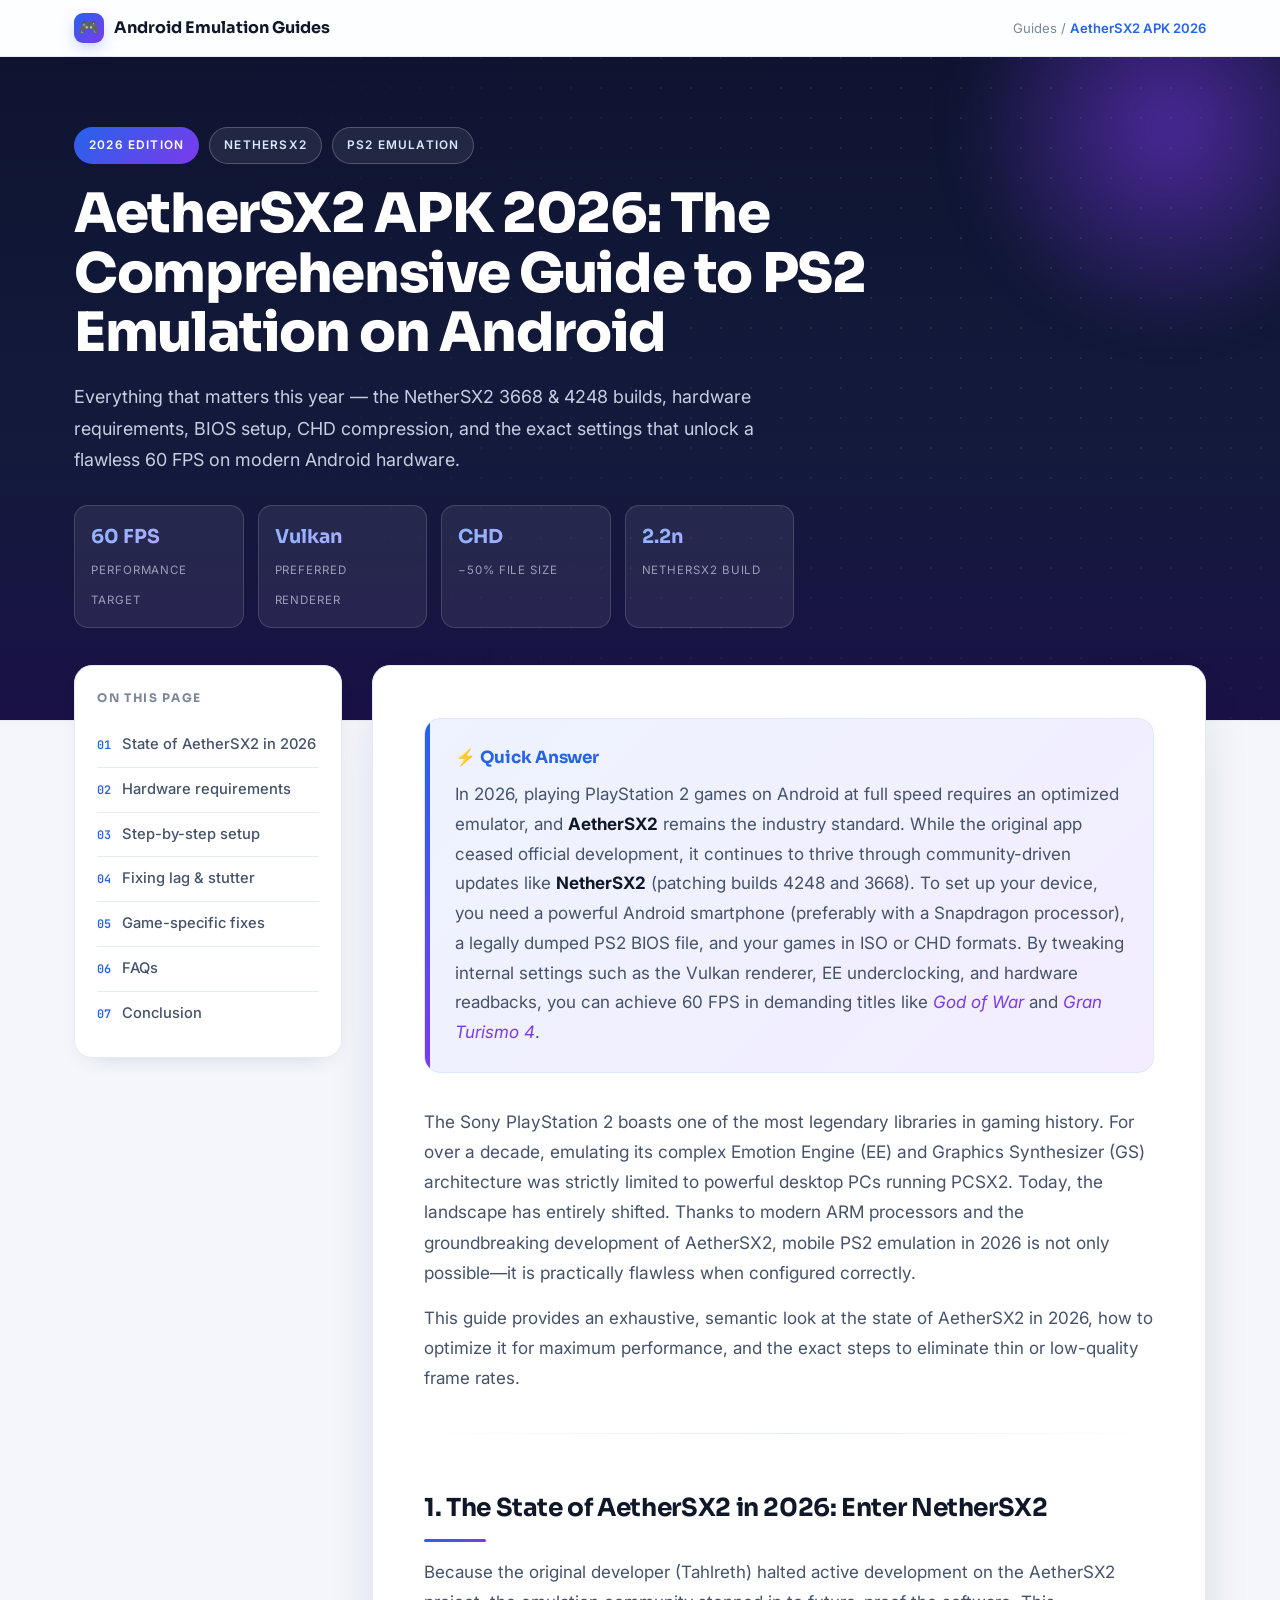
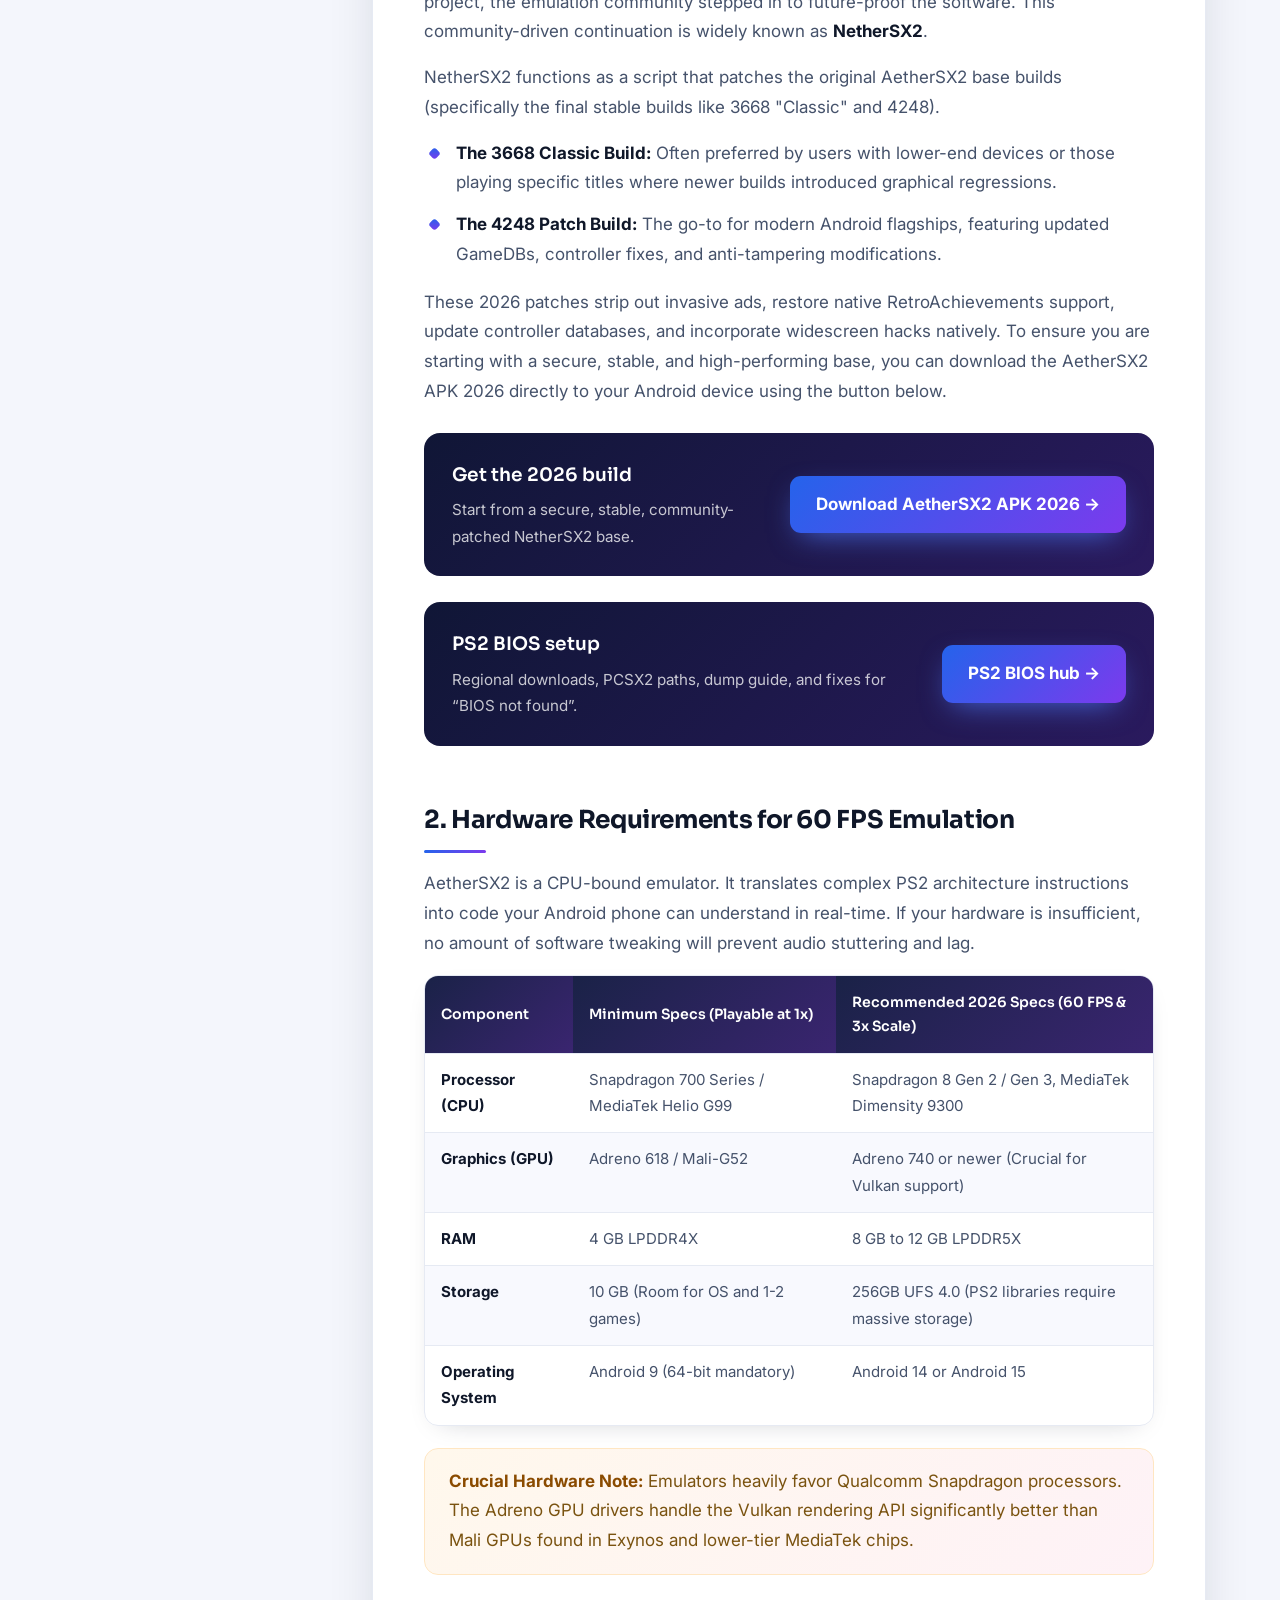
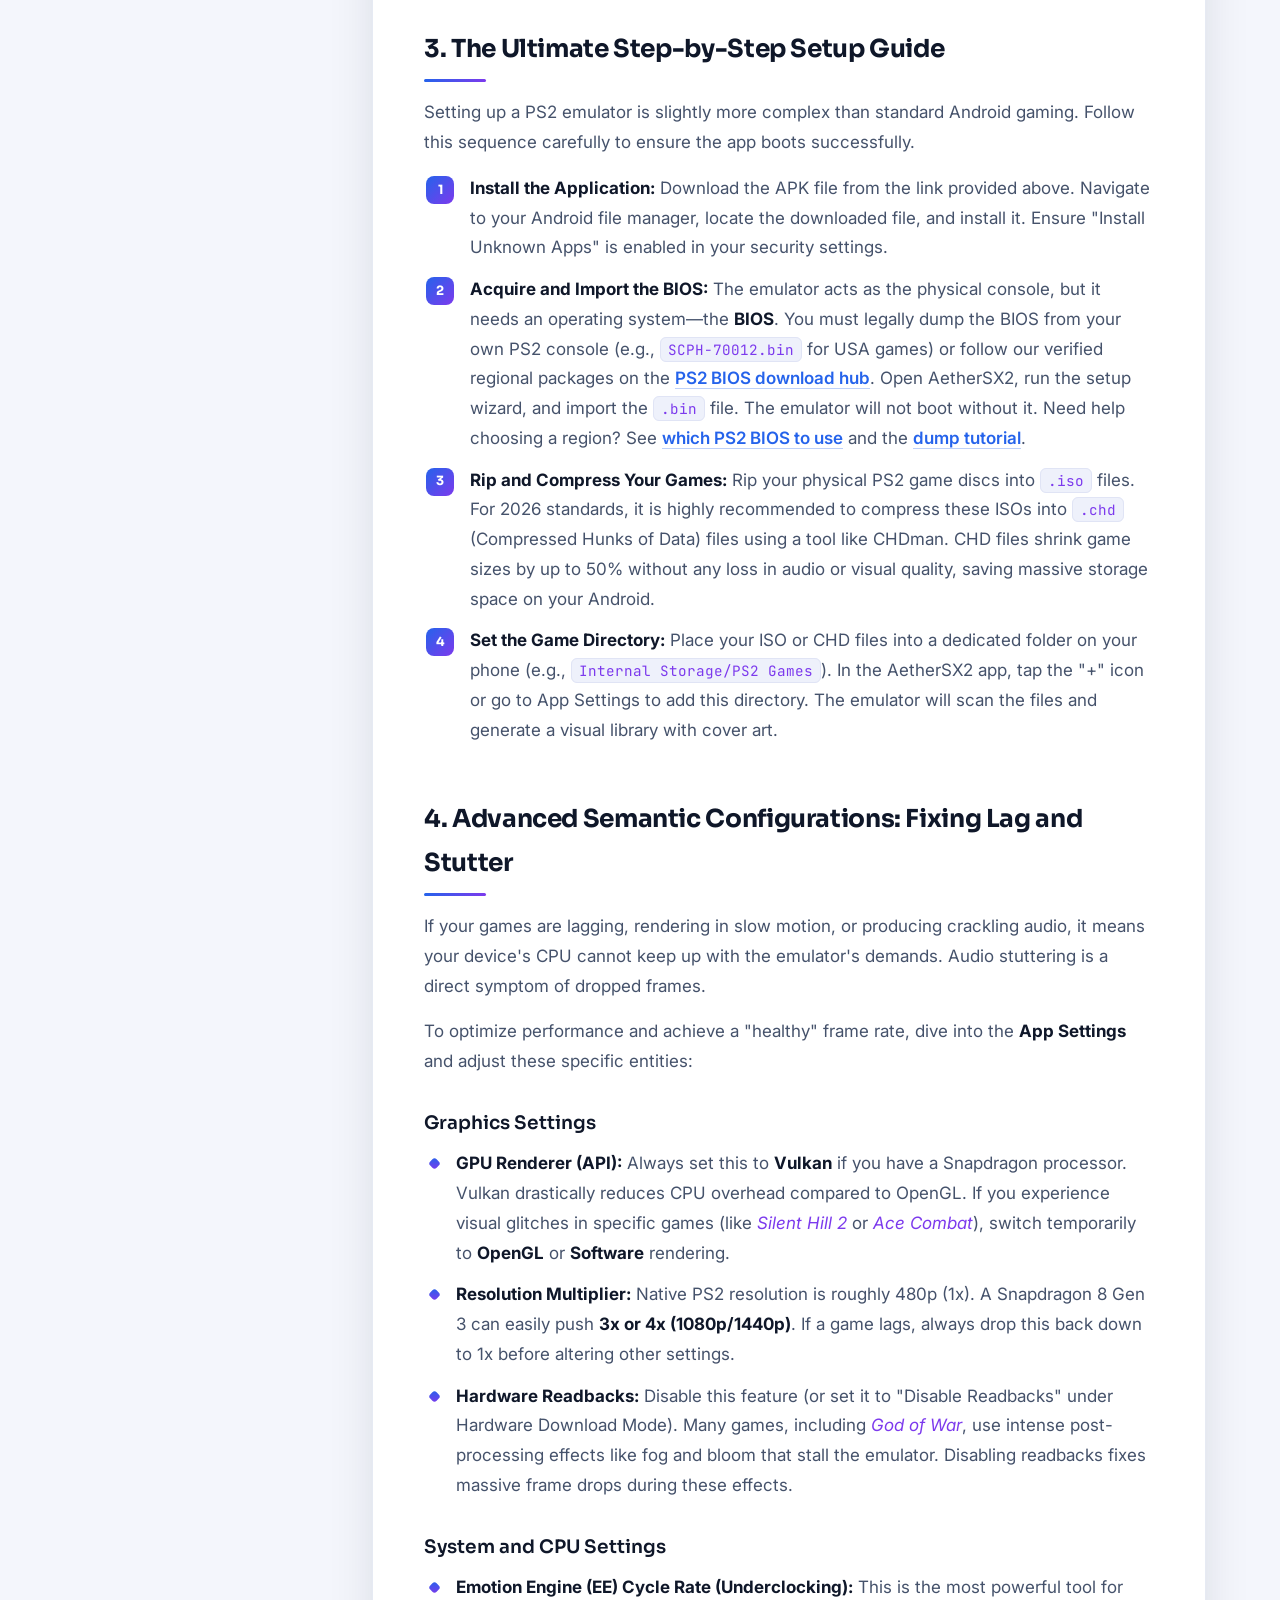
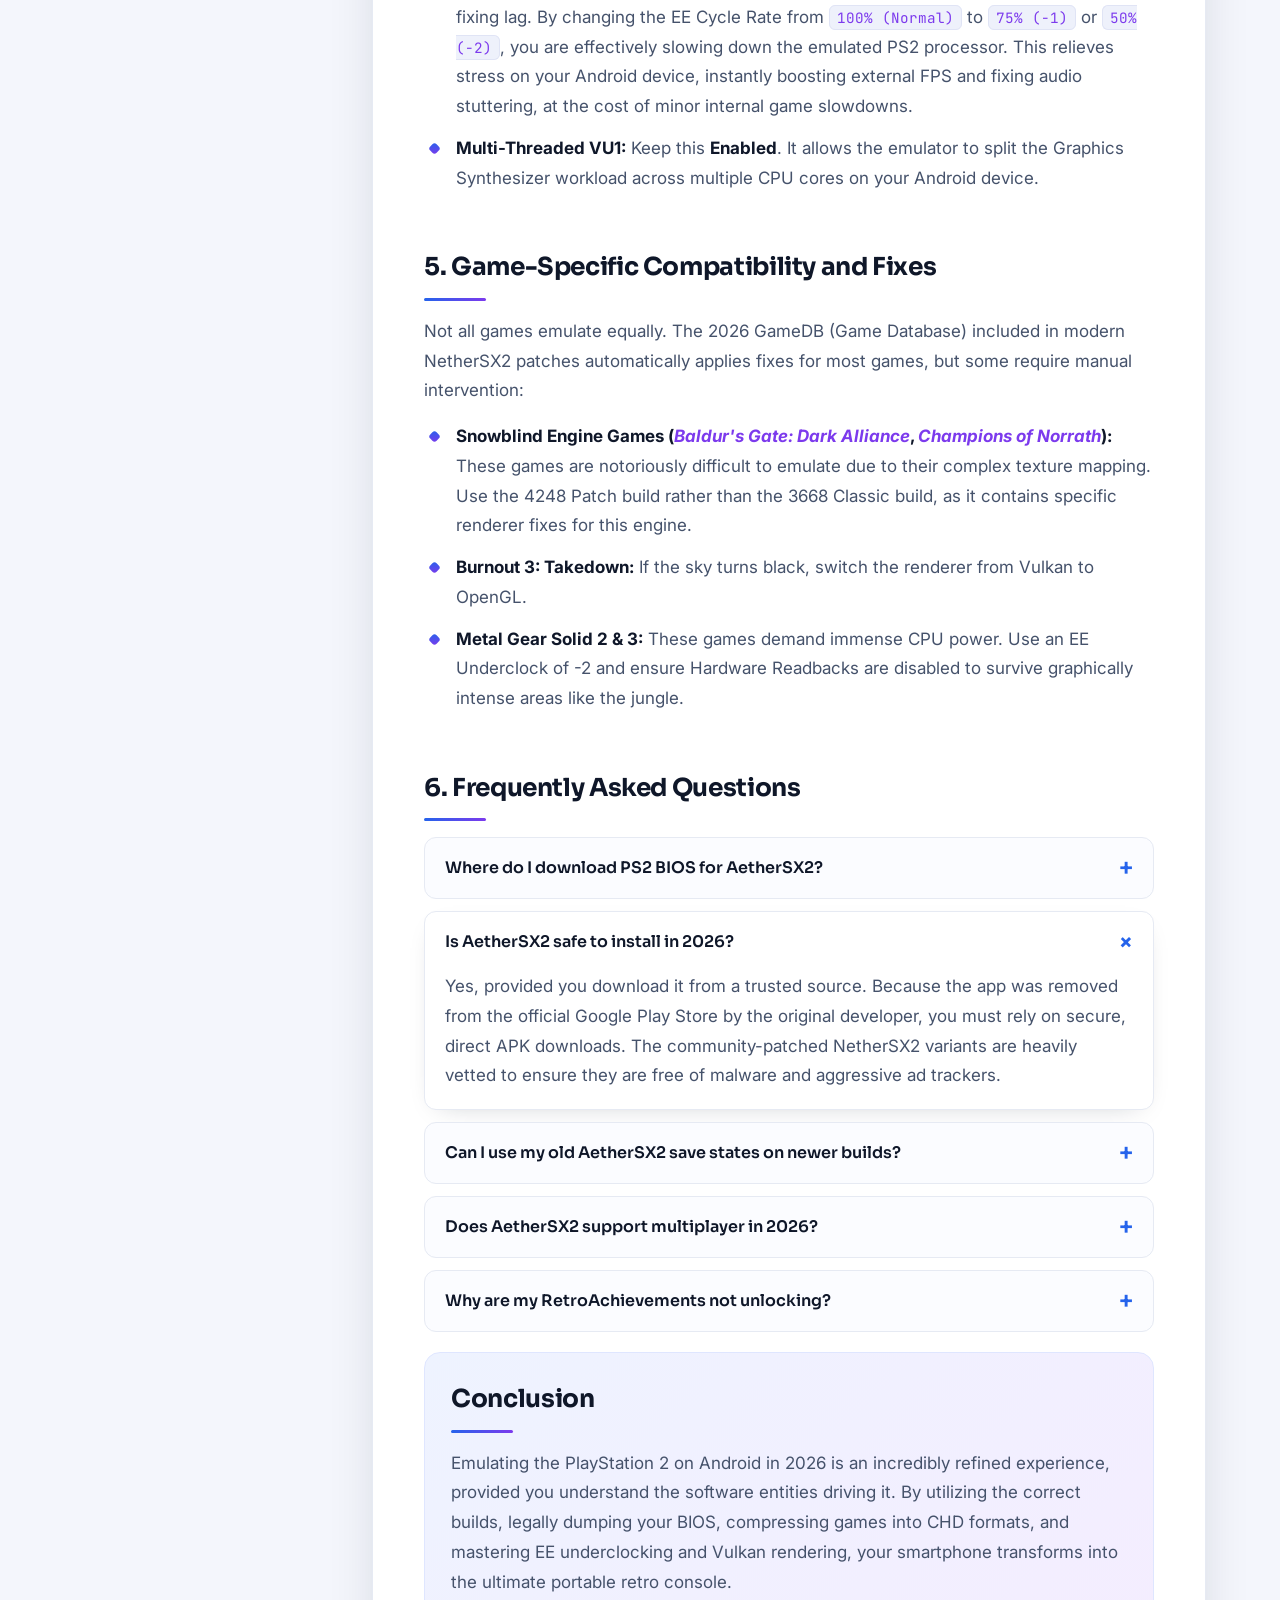
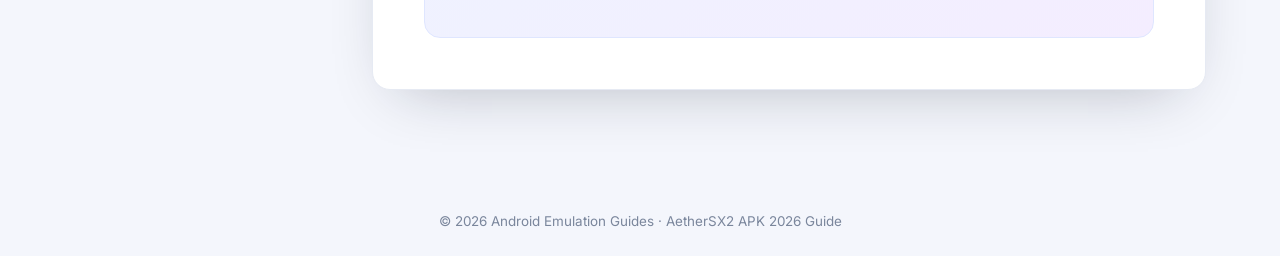
<file: aethersx2-apk-2026-guide.html>
<!DOCTYPE html>
<html lang="en">
<head>
    <meta charset="UTF-8">
    <meta name="viewport" content="width=device-width, initial-scale=1.0">
    <title>AetherSX2 APK 2026: The Comprehensive Guide to PS2 Emulation on Android</title>
    <meta name="description" content="The complete 2026 AetherSX2 APK guide — NetherSX2 builds 3668 & 4248, hardware requirements, BIOS setup, CHD compression, Vulkan & EE underclock settings, and game-specific fixes for 60 FPS PS2 emulation on Android.">
    <meta name="keywords" content="AetherSX2 APK 2026, NetherSX2, PS2 emulator Android, AetherSX2 download, PS2 BIOS, CHD compression, Vulkan renderer, EE cycle rate, 60 FPS PS2 emulation, Snapdragon emulation">
    <meta name="author" content="Android Emulation Guides">
    <link rel="canonical" href="https://aetherrsx2apk.com/aethersx2-apk-2026-guide">
    <meta name="robots" content="index, follow, max-snippet:-1, max-image-preview:large, max-video-preview:-1">
    <meta name="googlebot" content="index, follow">
    <meta name="bingbot" content="index, follow">
    <meta name="yandex" content="index, follow">

    <!-- Open Graph -->
    <meta property="og:type" content="article">
    <meta property="og:title" content="AetherSX2 APK 2026: The Comprehensive Guide to PS2 Emulation on Android">
    <meta property="og:description" content="NetherSX2 builds, hardware requirements, BIOS setup, CHD compression, and the exact Vulkan + EE underclock settings for 60 FPS PS2 emulation on Android.">
    <meta property="og:url" content="https://aetherrsx2apk.com/aethersx2-apk-2026-guide">
    <meta property="og:site_name" content="Android Emulation Guides">
    <meta property="og:locale" content="en_US">

    <!-- Twitter -->
    <meta name="twitter:card" content="summary_large_image">
    <meta name="twitter:title" content="AetherSX2 APK 2026: The Comprehensive Guide to PS2 Emulation on Android">
    <meta name="twitter:description" content="Everything about AetherSX2 & NetherSX2 in 2026 — setup, BIOS, CHD, and max-FPS tuning for Android.">

    <link rel="preconnect" href="https://fonts.googleapis.com">
    <link rel="preconnect" href="https://fonts.gstatic.com" crossorigin>
    <link href="https://fonts.googleapis.com/css2?family=Sora:wght@600;700;800&family=Inter:wght@400;500;600;700&family=JetBrains+Mono:wght@500&display=swap" rel="stylesheet">

    <!-- Structured Data -->
    <script type="application/ld+json">
    {
      "@context": "https://schema.org",
      "@graph": [
        {
          "@type": "Article",
          "headline": "AetherSX2 APK 2026: The Comprehensive Guide to PS2 Emulation on Android",
          "description": "An exhaustive 2026 guide to AetherSX2 and NetherSX2 — hardware requirements, BIOS setup, CHD compression, performance tuning, and game-specific fixes for PS2 emulation on Android.",
          "author": { "@type": "Organization", "name": "Android Emulation Guides" },
          "publisher": { "@type": "Organization", "name": "Android Emulation Guides" },
          "mainEntityOfPage": "https://aetherrsx2apk.com/aethersx2-apk-2026-guide",
          "articleSection": "Mobile Gaming",
          "datePublished": "2026-01-01"
        },
        {
          "@type": "BreadcrumbList",
          "itemListElement": [
            { "@type": "ListItem", "position": 1, "name": "Home", "item": "https://aetherrsx2apk.com/" },
            { "@type": "ListItem", "position": 2, "name": "Guides", "item": "https://aetherrsx2apk.com/guides" },
            { "@type": "ListItem", "position": 3, "name": "AetherSX2 APK 2026 Guide" }
          ]
        },
        {
          "@type": "HowTo",
          "name": "How to Set Up AetherSX2 in 2026",
          "step": [
            { "@type": "HowToStep", "name": "Install the Application", "text": "Download the APK, locate it in your file manager, and install it with Install Unknown Apps enabled." },
            { "@type": "HowToStep", "name": "Acquire and Import the BIOS", "text": "Legally dump the BIOS from your own PS2 console or use the regional guides at aetherrsx2apk.com/aethersx2-bios/, then import the .bin file via the AetherSX2 setup wizard." },
            { "@type": "HowToStep", "name": "Rip and Compress Your Games", "text": "Rip discs to ISO and compress to CHD with CHDman to save up to 50% storage without quality loss." },
            { "@type": "HowToStep", "name": "Set the Game Directory", "text": "Place ISO/CHD files in a dedicated folder and add that directory in AetherSX2 to build your library." }
          ]
        },
        {
          "@type": "FAQPage",
          "mainEntity": [
            { "@type": "Question", "name": "Is AetherSX2 safe to install in 2026?", "acceptedAnswer": { "@type": "Answer", "text": "Yes, provided you download from a trusted source. Since the app was removed from Google Play by its original developer, use secure direct APK downloads. Community-patched NetherSX2 variants are heavily vetted to be free of malware and aggressive ad trackers." } },
            { "@type": "Question", "name": "Can I use my old AetherSX2 save states on newer builds?", "acceptedAnswer": { "@type": "Answer", "text": "Save states are often incompatible between major versions (e.g., 3668 vs 4248). Use in-game Memory Card saving before updating, since .ps2 memory card files are universally compatible across builds." } },
            { "@type": "Question", "name": "Does AetherSX2 support multiplayer in 2026?", "acceptedAnswer": { "@type": "Answer", "text": "Yes. NetherSX2 version 2.2n introduced experimental DEV9 Ethernet support. Setting the network API to Sockets enables online PS2 servers for community-hosted games like SOCOM or Monster Hunter." } },
            { "@type": "Question", "name": "Why are my RetroAchievements not unlocking?", "acceptedAnswer": { "@type": "Answer", "text": "Older unpatched AetherSX2 builds had a broken RetroAchievements API connection. Upgrading to a 2026 NetherSX2 patched build restores it and adds native PS3/PS4 trophy unlock sounds." } }
          ]
        }
      ]
    }
    </script>

    <style>
        :root {
            --bg: #f4f6fc;
            --panel: #ffffff;
            --ink: #0f1729;
            --ink-soft: #45526b;
            --muted: #7a869c;
            --line: #e6 eaf3;
            --line: #e6eaf3;
            --blue: #2563eb;
            --blue-2: #4f7cff;
            --violet: #7c3aed;
            --cyan: #06b6d4;
            --mint: #10b981;
            --amber: #f59e0b;
            --ring: rgba(37, 99, 235, .12);
            --radius: 18px;
            --shadow: 0 22px 60px -28px rgba(15, 23, 41, .30);
            --shadow-sm: 0 8px 26px -16px rgba(15, 23, 41, .28);
        }
        * { box-sizing: border-box; }
        html { scroll-behavior: smooth; }
        body {
            margin: 0;
            font-family: 'Inter', system-ui, -apple-system, sans-serif;
            color: var(--ink);
            background:
                radial-gradient(900px 500px at 100% -5%, rgba(124,58,237,.10), transparent 55%),
                radial-gradient(900px 500px at -5% 5%, rgba(37,99,235,.10), transparent 55%),
                var(--bg);
            line-height: 1.75;
            font-size: 17px;
            -webkit-font-smoothing: antialiased;
        }

        /* Reading progress bar */
        .progress { position: fixed; top: 0; left: 0; height: 3px; width: 0; z-index: 100; background: linear-gradient(90deg, var(--blue), var(--violet), var(--cyan)); transition: width .1s linear; }

        /* ===== Top bar ===== */
        .topbar { position: sticky; top: 0; z-index: 60; background: rgba(255,255,255,.82); backdrop-filter: blur(12px); border-bottom: 1px solid var(--line); }
        .topbar-inner { max-width: 1180px; margin: 0 auto; padding: 13px 24px; display: flex; align-items: center; gap: 12px; }
        .logo { font-family: 'Sora', sans-serif; font-weight: 700; display: flex; align-items: center; gap: 10px; font-size: 1rem; }
        .logo-mark { width: 30px; height: 30px; border-radius: 9px; display: grid; place-items: center; font-size: 1rem; background: linear-gradient(135deg, var(--blue), var(--violet)); box-shadow: 0 6px 18px -6px rgba(37,99,235,.6); }
        .crumbs { margin-left: auto; font-size: .82rem; color: var(--muted); }
        .crumbs span { color: var(--blue); font-weight: 600; }

        /* ===== Hero ===== */
        .hero { position: relative; overflow: hidden; border-bottom: 1px solid var(--line); background: linear-gradient(180deg, #0e1430, #131a3c 60%, #1a1147); color: #fff; }
        .hero::before { content: ""; position: absolute; inset: 0; background-image: radial-gradient(circle at 1px 1px, rgba(255,255,255,.10) 1px, transparent 0); background-size: 30px 30px; mask-image: radial-gradient(circle at 80% 20%, black, transparent 75%); }
        .hero::after { content: ""; position: absolute; width: 460px; height: 460px; right: -120px; top: -160px; border-radius: 50%; background: radial-gradient(circle, rgba(124,58,237,.55), transparent 65%); filter: blur(20px); }
        .hero-inner { position: relative; z-index: 1; max-width: 1180px; margin: 0 auto; padding: 70px 24px 92px; }
        .badge-row { display: flex; gap: 10px; flex-wrap: wrap; margin-bottom: 20px; }
        .pill { font-size: .74rem; font-weight: 600; letter-spacing: .1em; text-transform: uppercase; padding: 7px 14px; border-radius: 999px; border: 1px solid rgba(255,255,255,.22); background: rgba(255,255,255,.08); color: #dfe6ff; }
        .pill.hot { background: linear-gradient(135deg, var(--blue), var(--violet)); border-color: transparent; color: #fff; }
        h1 { font-family: 'Sora', sans-serif; font-weight: 800; font-size: clamp(2.1rem, 5vw, 3.4rem); line-height: 1.1; letter-spacing: -.025em; margin: 0 0 18px; max-width: 20ch; }
        .hero-sub { font-size: 1.12rem; color: rgba(233,238,255,.85); max-width: 66ch; margin: 0 0 30px; }
        .kpis { display: grid; grid-template-columns: repeat(4, minmax(0,1fr)); gap: 14px; max-width: 720px; }
        .kpi { background: rgba(255,255,255,.07); border: 1px solid rgba(255,255,255,.14); border-radius: 14px; padding: 14px 16px; }
        .kpi b { font-family: 'Sora', sans-serif; font-size: 1.2rem; display: block; background: linear-gradient(135deg, #8ab4ff, #c9a4ff); -webkit-background-clip: text; background-clip: text; color: transparent; }
        .kpi span { font-size: .72rem; letter-spacing: .08em; text-transform: uppercase; color: rgba(233,238,255,.6); }

        /* ===== Layout ===== */
        .wrap { max-width: 1180px; margin: -56px auto 90px; padding: 0 24px; position: relative; z-index: 2; display: grid; grid-template-columns: 268px 1fr; gap: 30px; align-items: start; }
        .toc { position: sticky; top: 84px; background: var(--panel); border: 1px solid var(--line); border-radius: var(--radius); box-shadow: var(--shadow-sm); padding: 22px; }
        .toc h4 { margin: 0 0 14px; font-family: 'Sora', sans-serif; font-size: .74rem; letter-spacing: .14em; text-transform: uppercase; color: var(--muted); }
        .toc ol { margin: 0; padding: 0; counter-reset: toc; list-style: none; }
        .toc li { margin: 0; }
        .toc a { counter-increment: toc; display: flex; gap: 11px; align-items: baseline; padding: 9px 0; font-size: .92rem; font-weight: 500; color: var(--ink-soft); border: none; border-bottom: 1px solid var(--line); }
        .toc li:last-child a { border-bottom: none; }
        .toc a::before { content: counter(toc, decimal-leading-zero); font-family: 'JetBrains Mono', monospace; font-size: .74rem; color: var(--blue); font-weight: 600; }
        .toc a:hover { color: var(--violet); }

        .article { background: var(--panel); border: 1px solid var(--line); border-radius: var(--radius); box-shadow: var(--shadow); padding: clamp(26px, 4vw, 54px); min-width: 0; }

        /* Quick answer */
        .quick { position: relative; background: linear-gradient(135deg, #eef3ff, #f3edff); border: 1px solid #dfe6ff; border-radius: 16px; padding: 24px 26px 24px 30px; margin-bottom: 34px; overflow: hidden; }
        .quick::before { content: ""; position: absolute; left: 0; top: 0; bottom: 0; width: 5px; background: linear-gradient(180deg, var(--blue), var(--violet)); }
        .quick h2 { border: none; margin: 0 0 8px; padding: 0; font-size: 1.05rem; color: var(--blue); }
        .quick h2::after { display: none; }
        .quick p { margin: 0; color: var(--ink-soft); }
        .quick strong { color: var(--ink); }

        .lead { font-size: 1.08rem; }
        p { margin: 0 0 16px; color: var(--ink-soft); }
        em { color: var(--violet); font-style: italic; }
        strong { color: var(--ink); }
        a { color: var(--blue); font-weight: 600; text-decoration: none; border-bottom: 1.5px solid rgba(37,99,235,.3); transition: border-color .15s; }
        a:hover { border-color: var(--blue); }
        code { font-family: 'JetBrains Mono', monospace; font-size: .84em; background: #eef1fb; color: var(--violet); padding: 2px 7px; border-radius: 6px; border: 1px solid #e0e4f5; }
        hr { border: none; height: 1px; background: linear-gradient(90deg, transparent, var(--line), transparent); margin: 40px 0; }

        h2 { font-family: 'Sora', sans-serif; font-weight: 700; font-size: 1.55rem; letter-spacing: -.015em; color: var(--ink); margin: 52px 0 16px; padding-bottom: 12px; scroll-margin-top: 84px; position: relative; }
        h2::after { content: ""; position: absolute; left: 0; bottom: 0; width: 62px; height: 3px; border-radius: 3px; background: linear-gradient(90deg, var(--blue), var(--violet)); }
        h3 { font-family: 'Sora', sans-serif; font-weight: 600; font-size: 1.16rem; color: var(--ink); margin: 30px 0 10px; }

        /* Lists */
        .article ul, .article ol { margin: 0 0 18px; padding-left: 2px; }
        .article li { list-style: none; position: relative; padding-left: 30px; margin-bottom: 12px; color: var(--ink-soft); }
        .article ul li::before { content: ""; position: absolute; left: 4px; top: 10px; width: 9px; height: 9px; border-radius: 3px; background: linear-gradient(135deg, var(--blue), var(--violet)); transform: rotate(45deg); }
        .article ol { counter-reset: st; }
        .article ol li { counter-increment: st; padding-left: 44px; }
        .article ol li::before { content: counter(st); position: absolute; left: 0; top: 2px; width: 28px; height: 28px; display: grid; place-items: center; font-family: 'Sora', sans-serif; font-weight: 700; font-size: .8rem; color: #fff; border-radius: 8px; background: linear-gradient(135deg, var(--blue), var(--violet)); }

        /* Table */
        .table-wrap { overflow-x: auto; border-radius: 14px; border: 1px solid var(--line); box-shadow: var(--shadow-sm); margin: 8px 0 22px; -webkit-overflow-scrolling: touch; }
        table { width: 100%; border-collapse: collapse; font-size: .94rem; min-width: 560px; }
        thead th { background: linear-gradient(135deg, #1a2247, #3a2570); color: #fff; font-family: 'Sora', sans-serif; font-weight: 600; text-align: left; padding: 14px 16px; font-size: .88rem; }
        tbody td { padding: 13px 16px; border-top: 1px solid var(--line); color: var(--ink-soft); vertical-align: top; }
        tbody tr:nth-child(even) { background: #f8f9fe; }
        tbody tr:hover { background: #eef2ff; }
        tbody td strong { color: var(--ink); }

        /* Blockquote */
        blockquote { position: relative; margin: 22px 0; padding: 18px 22px 18px 24px; background: linear-gradient(135deg, #fff8ec, #fef2f7); border: 1px solid #ffe6c2; border-radius: 14px; color: #7a5310; font-style: normal; }
        blockquote strong { color: #8a4b00; }

        /* CTA */
        .cta { display: flex; align-items: center; gap: 20px; flex-wrap: wrap; background: linear-gradient(135deg, #101636, #2a1a5e); color: #fff; border-radius: 16px; padding: 26px 28px; margin: 26px 0; }
        .cta-text { flex: 1 1 260px; }
        .cta-text h3 { color: #fff; margin: 0 0 6px; }
        .cta-text p { color: rgba(255,255,255,.76); margin: 0; font-size: .95rem; }
        .cta-btn { background: linear-gradient(135deg, var(--blue), var(--violet)); color: #fff !important; font-weight: 700; padding: 14px 26px; border-radius: 11px; border: none; white-space: nowrap; box-shadow: 0 10px 30px -10px rgba(79,124,255,.8); }
        .cta-btn:hover { border: none; color: #fff; opacity: .94; }

        /* FAQ */
        .faq details { border: 1px solid var(--line); border-radius: 12px; margin-bottom: 12px; background: #fbfcff; overflow: hidden; transition: box-shadow .2s; }
        .faq details[open] { box-shadow: var(--shadow-sm); background: #fff; }
        .faq summary { cursor: pointer; list-style: none; padding: 16px 52px 16px 20px; font-family: 'Sora', sans-serif; font-weight: 600; font-size: 1rem; color: var(--ink); position: relative; }
        .faq summary::-webkit-details-marker { display: none; }
        .faq summary::after { content: "+"; position: absolute; right: 20px; top: 50%; transform: translateY(-50%); font-size: 1.5rem; color: var(--blue); transition: transform .2s; }
        .faq details[open] summary::after { transform: translateY(-50%) rotate(45deg); }
        .faq details p { padding: 0 20px 18px; margin: 0; }

        /* Conclusion */
        .conclusion { background: linear-gradient(135deg, #eef3ff, #f4edff); border: 1px solid #dfe6ff; border-radius: 16px; padding: 24px 26px; margin-top: 20px; }
        .conclusion h2 { margin-top: 0; }
        .conclusion h2::after { left: 0; }

        .foot { text-align: center; color: var(--muted); font-size: .84rem; padding: 30px 20px 6px; }

        @media (max-width: 940px) { .wrap { grid-template-columns: 1fr; } .toc { position: static; order: -1; } .kpis { grid-template-columns: repeat(2, 1fr); } }
        @media (max-width: 560px) { body { font-size: 16px; } h2 { font-size: 1.34rem; } }
    </style>
</head>
<body>
    <div class="progress" id="progress"></div>

    <nav class="topbar">
        <div class="topbar-inner">
            <span class="logo"><span class="logo-mark">🎮</span> Android Emulation Guides</span>
            <span class="crumbs">Guides / <span>AetherSX2 APK 2026</span></span>
        </div>
    </nav>

    <header class="hero">
        <div class="hero-inner">
            <div class="badge-row">
                <span class="pill hot">2026 Edition</span>
                <span class="pill">NetherSX2</span>
                <span class="pill">PS2 Emulation</span>
            </div>
            <h1>AetherSX2 APK 2026: The Comprehensive Guide to PS2 Emulation on Android</h1>
            <p class="hero-sub">Everything that matters this year — the NetherSX2 3668 &amp; 4248 builds, hardware requirements, BIOS setup, CHD compression, and the exact settings that unlock a flawless 60 FPS on modern Android hardware.</p>
            <div class="kpis">
                <div class="kpi"><b>60 FPS</b><span>Performance target</span></div>
                <div class="kpi"><b>Vulkan</b><span>Preferred renderer</span></div>
                <div class="kpi"><b>CHD</b><span>−50% file size</span></div>
                <div class="kpi"><b>2.2n</b><span>NetherSX2 build</span></div>
            </div>
        </div>
    </header>

    <div class="wrap">
        <aside class="toc" aria-label="Table of contents">
            <h4>On this page</h4>
            <ol>
                <li><a href="#state">State of AetherSX2 in 2026</a></li>
                <li><a href="#hardware">Hardware requirements</a></li>
                <li><a href="#setup">Step-by-step setup</a></li>
                <li><a href="#config">Fixing lag &amp; stutter</a></li>
                <li><a href="#compat">Game-specific fixes</a></li>
                <li><a href="#faq">FAQs</a></li>
                <li><a href="#conclusion">Conclusion</a></li>
            </ol>
        </aside>

        <article class="article">
            <div class="quick">
                <h2>⚡ Quick Answer</h2>
                <p>In 2026, playing PlayStation 2 games on Android at full speed requires an optimized emulator, and <strong>AetherSX2</strong> remains the industry standard. While the original app ceased official development, it continues to thrive through community-driven updates like <strong>NetherSX2</strong> (patching builds 4248 and 3668). To set up your device, you need a powerful Android smartphone (preferably with a Snapdragon processor), a legally dumped PS2 BIOS file, and your games in ISO or CHD formats. By tweaking internal settings such as the Vulkan renderer, EE underclocking, and hardware readbacks, you can achieve 60 FPS in demanding titles like <em>God of War</em> and <em>Gran Turismo 4</em>.</p>
            </div>

            <p class="lead">The Sony PlayStation 2 boasts one of the most legendary libraries in gaming history. For over a decade, emulating its complex Emotion Engine (EE) and Graphics Synthesizer (GS) architecture was strictly limited to powerful desktop PCs running PCSX2. Today, the landscape has entirely shifted. Thanks to modern ARM processors and the groundbreaking development of AetherSX2, mobile PS2 emulation in 2026 is not only possible—it is practically flawless when configured correctly.</p>
            <p>This guide provides an exhaustive, semantic look at the state of AetherSX2 in 2026, how to optimize it for maximum performance, and the exact steps to eliminate thin or low-quality frame rates.</p>

            <hr>

            <h2 id="state">1. The State of AetherSX2 in 2026: Enter NetherSX2</h2>
            <p>Because the original developer (Tahlreth) halted active development on the AetherSX2 project, the emulation community stepped in to future-proof the software. This community-driven continuation is widely known as <strong>NetherSX2</strong>.</p>
            <p>NetherSX2 functions as a script that patches the original AetherSX2 base builds (specifically the final stable builds like 3668 "Classic" and 4248).</p>
            <ul>
                <li><strong>The 3668 Classic Build:</strong> Often preferred by users with lower-end devices or those playing specific titles where newer builds introduced graphical regressions.</li>
                <li><strong>The 4248 Patch Build:</strong> The go-to for modern Android flagships, featuring updated GameDBs, controller fixes, and anti-tampering modifications.</li>
            </ul>
            <p>These 2026 patches strip out invasive ads, restore native RetroAchievements support, update controller databases, and incorporate widescreen hacks natively. To ensure you are starting with a secure, stable, and high-performing base, you can download the AetherSX2 APK 2026 directly to your Android device using the button below.</p>
            <div class="cta">
                <div class="cta-text">
                    <h3>Get the 2026 build</h3>
                    <p>Start from a secure, stable, community-patched NetherSX2 base.</p>
                </div>
                <a class="cta-btn" href="https://aetherrsx2apk.com">Download AetherSX2 APK 2026 →</a>
            </div>

            <div class="cta">
                <div class="cta-text">
                    <h3>PS2 BIOS setup</h3>
                    <p>Regional downloads, PCSX2 paths, dump guide, and fixes for “BIOS not found”.</p>
                </div>
                <a class="cta-btn" href="https://aetherrsx2apk.com/aethersx2-bios/">PS2 BIOS hub →</a>
            </div>

            <h2 id="hardware">2. Hardware Requirements for 60 FPS Emulation</h2>
            <p>AetherSX2 is a CPU-bound emulator. It translates complex PS2 architecture instructions into code your Android phone can understand in real-time. If your hardware is insufficient, no amount of software tweaking will prevent audio stuttering and lag.</p>
            <div class="table-wrap">
                <table>
                    <thead>
                        <tr>
                            <th>Component</th>
                            <th>Minimum Specs (Playable at 1x)</th>
                            <th>Recommended 2026 Specs (60 FPS &amp; 3x Scale)</th>
                        </tr>
                    </thead>
                    <tbody>
                        <tr><td><strong>Processor (CPU)</strong></td><td>Snapdragon 700 Series / MediaTek Helio G99</td><td>Snapdragon 8 Gen 2 / Gen 3, MediaTek Dimensity 9300</td></tr>
                        <tr><td><strong>Graphics (GPU)</strong></td><td>Adreno 618 / Mali-G52</td><td>Adreno 740 or newer (Crucial for Vulkan support)</td></tr>
                        <tr><td><strong>RAM</strong></td><td>4 GB LPDDR4X</td><td>8 GB to 12 GB LPDDR5X</td></tr>
                        <tr><td><strong>Storage</strong></td><td>10 GB (Room for OS and 1-2 games)</td><td>256GB UFS 4.0 (PS2 libraries require massive storage)</td></tr>
                        <tr><td><strong>Operating System</strong></td><td>Android 9 (64-bit mandatory)</td><td>Android 14 or Android 15</td></tr>
                    </tbody>
                </table>
            </div>
            <blockquote><strong>Crucial Hardware Note:</strong> Emulators heavily favor Qualcomm Snapdragon processors. The Adreno GPU drivers handle the Vulkan rendering API significantly better than Mali GPUs found in Exynos and lower-tier MediaTek chips.</blockquote>

            <h2 id="setup">3. The Ultimate Step-by-Step Setup Guide</h2>
            <p>Setting up a PS2 emulator is slightly more complex than standard Android gaming. Follow this sequence carefully to ensure the app boots successfully.</p>
            <ol>
                <li><strong>Install the Application:</strong> Download the APK file from the link provided above. Navigate to your Android file manager, locate the downloaded file, and install it. Ensure "Install Unknown Apps" is enabled in your security settings.</li>
                <li><strong>Acquire and Import the BIOS:</strong> The emulator acts as the physical console, but it needs an operating system—the <strong>BIOS</strong>. You must legally dump the BIOS from your own PS2 console (e.g., <code>SCPH-70012.bin</code> for USA games) or follow our verified regional packages on the <a href="https://aetherrsx2apk.com/aethersx2-bios/">PS2 BIOS download hub</a>. Open AetherSX2, run the setup wizard, and import the <code>.bin</code> file. The emulator will not boot without it. Need help choosing a region? See <a href="https://aetherrsx2apk.com/which-ps2-bios-to-use-for-aethersx2/">which PS2 BIOS to use</a> and the <a href="https://aetherrsx2apk.com/how-to-dump-ps2-bios/">dump tutorial</a>.</li>
                <li><strong>Rip and Compress Your Games:</strong> Rip your physical PS2 game discs into <code>.iso</code> files. For 2026 standards, it is highly recommended to compress these ISOs into <code>.chd</code> (Compressed Hunks of Data) files using a tool like CHDman. CHD files shrink game sizes by up to 50% without any loss in audio or visual quality, saving massive storage space on your Android.</li>
                <li><strong>Set the Game Directory:</strong> Place your ISO or CHD files into a dedicated folder on your phone (e.g., <code>Internal Storage/PS2 Games</code>). In the AetherSX2 app, tap the "+" icon or go to App Settings to add this directory. The emulator will scan the files and generate a visual library with cover art.</li>
            </ol>

            <h2 id="config">4. Advanced Semantic Configurations: Fixing Lag and Stutter</h2>
            <p>If your games are lagging, rendering in slow motion, or producing crackling audio, it means your device's CPU cannot keep up with the emulator's demands. Audio stuttering is a direct symptom of dropped frames.</p>
            <p>To optimize performance and achieve a "healthy" frame rate, dive into the <strong>App Settings</strong> and adjust these specific entities:</p>
            <h3>Graphics Settings</h3>
            <ul>
                <li><strong>GPU Renderer (API):</strong> Always set this to <strong>Vulkan</strong> if you have a Snapdragon processor. Vulkan drastically reduces CPU overhead compared to OpenGL. If you experience visual glitches in specific games (like <em>Silent Hill 2</em> or <em>Ace Combat</em>), switch temporarily to <strong>OpenGL</strong> or <strong>Software</strong> rendering.</li>
                <li><strong>Resolution Multiplier:</strong> Native PS2 resolution is roughly 480p (1x). A Snapdragon 8 Gen 3 can easily push <strong>3x or 4x (1080p/1440p)</strong>. If a game lags, always drop this back down to 1x before altering other settings.</li>
                <li><strong>Hardware Readbacks:</strong> Disable this feature (or set it to "Disable Readbacks" under Hardware Download Mode). Many games, including <em>God of War</em>, use intense post-processing effects like fog and bloom that stall the emulator. Disabling readbacks fixes massive frame drops during these effects.</li>
            </ul>
            <h3>System and CPU Settings</h3>
            <ul>
                <li><strong>Emotion Engine (EE) Cycle Rate (Underclocking):</strong> This is the most powerful tool for fixing lag. By changing the EE Cycle Rate from <code>100% (Normal)</code> to <code>75% (-1)</code> or <code>50% (-2)</code>, you are effectively slowing down the emulated PS2 processor. This relieves stress on your Android device, instantly boosting external FPS and fixing audio stuttering, at the cost of minor internal game slowdowns.</li>
                <li><strong>Multi-Threaded VU1:</strong> Keep this <strong>Enabled</strong>. It allows the emulator to split the Graphics Synthesizer workload across multiple CPU cores on your Android device.</li>
            </ul>

            <h2 id="compat">5. Game-Specific Compatibility and Fixes</h2>
            <p>Not all games emulate equally. The 2026 GameDB (Game Database) included in modern NetherSX2 patches automatically applies fixes for most games, but some require manual intervention:</p>
            <ul>
                <li><strong>Snowblind Engine Games (<em>Baldur's Gate: Dark Alliance</em>, <em>Champions of Norrath</em>):</strong> These games are notoriously difficult to emulate due to their complex texture mapping. Use the 4248 Patch build rather than the 3668 Classic build, as it contains specific renderer fixes for this engine.</li>
                <li><strong>Burnout 3: Takedown:</strong> If the sky turns black, switch the renderer from Vulkan to OpenGL.</li>
                <li><strong>Metal Gear Solid 2 &amp; 3:</strong> These games demand immense CPU power. Use an EE Underclock of -2 and ensure Hardware Readbacks are disabled to survive graphically intense areas like the jungle.</li>
            </ul>

            <h2 id="faq">6. Frequently Asked Questions</h2>
            <div class="faq">
                <details>
                    <summary>Where do I download PS2 BIOS for AetherSX2?</summary>
                    <p>Use firmware dumped from a PS2 you own, or follow the regional download and checksum steps on our <a href="https://aetherrsx2apk.com/aethersx2-bios/">PS2 BIOS hub</a>. For PCSX2 on PC, the same <code>.bin</code> file works — see <a href="https://aetherrsx2apk.com/which-ps2-bios-to-use-for-aethersx2/">which PS2 BIOS to use</a>.</p>
                </details>
                <details open>
                    <summary>Is AetherSX2 safe to install in 2026?</summary>
                    <p>Yes, provided you download it from a trusted source. Because the app was removed from the official Google Play Store by the original developer, you must rely on secure, direct APK downloads. The community-patched NetherSX2 variants are heavily vetted to ensure they are free of malware and aggressive ad trackers.</p>
                </details>
                <details>
                    <summary>Can I use my old AetherSX2 save states on newer builds?</summary>
                    <p>Save states are often incompatible between major version shifts (e.g., between build 3668 and 4248). It is strictly recommended to use the standard "Memory Card" in-game saving system before updating or switching APK versions, as memory card files (<code>.ps2</code>) are universally compatible across all builds.</p>
                </details>
                <details>
                    <summary>Does AetherSX2 support multiplayer in 2026?</summary>
                    <p>Yes. Recent developments in the NetherSX2 community (specifically version 2.2n) have introduced experimental DEV9 Ethernet support. By configuring the network API to "Sockets" in the system settings, players can access online PS2 servers for games that still host community-run multiplayer, such as <em>SOCOM</em> or <em>Monster Hunter</em>.</p>
                </details>
                <details>
                    <summary>Why are my RetroAchievements not unlocking?</summary>
                    <p>If you are playing on an older, unpatched build of AetherSX2, the RetroAchievements API connection was broken. Upgrading to a 2026 NetherSX2 patched build restores this functionality and even adds native PlayStation 3/4 trophy unlock sounds.</p>
                </details>
            </div>

            <div class="conclusion">
                <h2 id="conclusion">Conclusion</h2>
                <p>Emulating the PlayStation 2 on Android in 2026 is an incredibly refined experience, provided you understand the software entities driving it. By utilizing the correct builds, legally dumping your BIOS, compressing games into CHD formats, and mastering EE underclocking and Vulkan rendering, your smartphone transforms into the ultimate portable retro console.</p>
            </div>
        </article>
    </div>

    <p class="foot">© 2026 Android Emulation Guides · AetherSX2 APK 2026 Guide</p>

    <script>
        var bar = document.getElementById('progress');
        window.addEventListener('scroll', function () {
            var h = document.documentElement;
            var scrolled = (h.scrollTop) / (h.scrollHeight - h.clientHeight);
            bar.style.width = (scrolled * 100) + '%';
        }, { passive: true });
    </script>
</body>
</html>
</file>
<file: assets/bios-silo.css>
:root {
    --bg: #f4f6fc;
    --panel: #ffffff;
    --ink: #0f1729;
    --ink-soft: #45526b;
    --muted: #7a869c;
    --line: #e6eaf3;
    --blue: #2563eb;
    --violet: #7c3aed;
    --cyan: #06b6d4;
    --radius: 18px;
    --shadow: 0 22px 60px -28px rgba(15, 23, 41, .30);
    --shadow-sm: 0 8px 26px -16px rgba(15, 23, 41, .28);
}
* { box-sizing: border-box; }
html { scroll-behavior: smooth; }
body {
    margin: 0;
    font-family: 'Inter', system-ui, -apple-system, sans-serif;
    color: var(--ink);
    background:
        radial-gradient(900px 500px at 100% -5%, rgba(124,58,237,.10), transparent 55%),
        radial-gradient(900px 500px at -5% 5%, rgba(37,99,235,.10), transparent 55%),
        var(--bg);
    line-height: 1.75;
    font-size: 17px;
    -webkit-font-smoothing: antialiased;
}
.progress { position: fixed; top: 0; left: 0; height: 3px; width: 0; z-index: 100; background: linear-gradient(90deg, var(--blue), var(--violet), var(--cyan)); transition: width .1s linear; }
.topbar { position: sticky; top: 0; z-index: 60; background: rgba(255,255,255,.82); backdrop-filter: blur(12px); border-bottom: 1px solid var(--line); }
.topbar-inner { max-width: 1180px; margin: 0 auto; padding: 13px 24px; display: flex; align-items: center; gap: 12px; flex-wrap: wrap; }
.logo { font-family: 'Sora', sans-serif; font-weight: 700; display: flex; align-items: center; gap: 10px; font-size: 1rem; text-decoration: none; color: var(--ink); border: none; }
.logo-mark { width: 30px; height: 30px; border-radius: 9px; display: grid; place-items: center; font-size: 1rem; background: linear-gradient(135deg, var(--blue), var(--violet)); box-shadow: 0 6px 18px -6px rgba(37,99,235,.6); }
.nav-links { display: flex; gap: 16px; flex-wrap: wrap; margin-left: auto; font-size: .88rem; }
.nav-links a { color: var(--ink-soft); font-weight: 600; border-bottom: 1.5px solid transparent; }
.nav-links a:hover { color: var(--blue); border-color: rgba(37,99,235,.3); }
.crumbs { font-size: .82rem; color: var(--muted); width: 100%; }
.crumbs a { color: var(--muted); font-weight: 500; }
.crumbs span { color: var(--blue); font-weight: 600; }
.hero { position: relative; overflow: hidden; border-bottom: 1px solid var(--line); background: linear-gradient(180deg, #0e1430, #131a3c 60%, #1a1147); color: #fff; }
.hero-inner { position: relative; z-index: 1; max-width: 1180px; margin: 0 auto; padding: 56px 24px 72px; }
.badge-row { display: flex; gap: 10px; flex-wrap: wrap; margin-bottom: 16px; }
.pill { font-size: .74rem; font-weight: 600; letter-spacing: .1em; text-transform: uppercase; padding: 7px 14px; border-radius: 999px; border: 1px solid rgba(255,255,255,.22); background: rgba(255,255,255,.08); color: #dfe6ff; }
.pill.hot { background: linear-gradient(135deg, var(--blue), var(--violet)); border-color: transparent; color: #fff; }
h1 { font-family: 'Sora', sans-serif; font-weight: 800; font-size: clamp(1.85rem, 4.5vw, 2.75rem); line-height: 1.12; letter-spacing: -.025em; margin: 0 0 14px; max-width: 24ch; }
.hero-sub { font-size: 1.05rem; color: rgba(233,238,255,.85); max-width: 70ch; margin: 0; }
.wrap { max-width: 1180px; margin: -40px auto 70px; padding: 0 24px; position: relative; z-index: 2; display: grid; grid-template-columns: 248px 1fr; gap: 28px; align-items: start; }
.toc { position: sticky; top: 84px; background: var(--panel); border: 1px solid var(--line); border-radius: var(--radius); box-shadow: var(--shadow-sm); padding: 20px; }
.toc h4 { margin: 0 0 12px; font-family: 'Sora', sans-serif; font-size: .74rem; letter-spacing: .14em; text-transform: uppercase; color: var(--muted); }
.toc ol { margin: 0; padding: 0; list-style: none; }
.toc a { display: block; padding: 8px 0; font-size: .88rem; font-weight: 500; color: var(--ink-soft); border-bottom: 1px solid var(--line); text-decoration: none; border-left: none; }
.toc li:last-child a { border-bottom: none; }
.toc a:hover { color: var(--violet); }
.article { background: var(--panel); border: 1px solid var(--line); border-radius: var(--radius); box-shadow: var(--shadow); padding: clamp(24px, 4vw, 48px); min-width: 0; }
.quick { position: relative; background: linear-gradient(135deg, #eef3ff, #f3edff); border: 1px solid #dfe6ff; border-radius: 16px; padding: 22px 24px 22px 28px; margin-bottom: 28px; overflow: hidden; }
.quick::before { content: ""; position: absolute; left: 0; top: 0; bottom: 0; width: 5px; background: linear-gradient(180deg, var(--blue), var(--violet)); }
.quick h2 { border: none; margin: 0 0 8px; padding: 0; font-size: 1.05rem; color: var(--blue); }
.quick h2::after { display: none; }
.quick p, .quick ul { margin: 0; color: var(--ink-soft); }
.quick ul { margin-top: 10px; padding-left: 18px; }
.quick li { margin-bottom: 6px; color: var(--ink-soft); }
p { margin: 0 0 16px; color: var(--ink-soft); }
strong { color: var(--ink); }
a { color: var(--blue); font-weight: 600; text-decoration: none; border-bottom: 1.5px solid rgba(37,99,235,.3); }
a:hover { border-color: var(--blue); }
code { font-family: 'JetBrains Mono', monospace; font-size: .84em; background: #eef1fb; color: var(--violet); padding: 2px 7px; border-radius: 6px; border: 1px solid #e0e4f5; }
hr { border: none; height: 1px; background: linear-gradient(90deg, transparent, var(--line), transparent); margin: 36px 0; }
h2 { font-family: 'Sora', sans-serif; font-weight: 700; font-size: 1.45rem; color: var(--ink); margin: 44px 0 14px; padding-bottom: 10px; scroll-margin-top: 84px; position: relative; }
h2::after { content: ""; position: absolute; left: 0; bottom: 0; width: 56px; height: 3px; border-radius: 3px; background: linear-gradient(90deg, var(--blue), var(--violet)); }
h3 { font-family: 'Sora', sans-serif; font-weight: 600; font-size: 1.1rem; color: var(--ink); margin: 26px 0 8px; }
.article ul, .article ol { margin: 0 0 16px; padding-left: 22px; color: var(--ink-soft); }
.article li { margin-bottom: 8px; }
.table-wrap { overflow-x: auto; border-radius: 14px; border: 1px solid var(--line); box-shadow: var(--shadow-sm); margin: 8px 0 20px; }
table { width: 100%; border-collapse: collapse; font-size: .92rem; min-width: 480px; }
thead th { background: linear-gradient(135deg, #1a2247, #3a2570); color: #fff; font-family: 'Sora', sans-serif; font-weight: 600; text-align: left; padding: 12px 14px; font-size: .86rem; }
tbody td { padding: 12px 14px; border-top: 1px solid var(--line); color: var(--ink-soft); vertical-align: top; }
tbody tr:nth-child(even) { background: #f8f9fe; }
.guides-box { display: grid; grid-template-columns: repeat(auto-fill, minmax(200px, 1fr)); gap: 12px; margin: 20px 0 28px; }
.guides-box a { display: block; padding: 14px 16px; background: #f8f9fe; border: 1px solid var(--line); border-radius: 12px; font-size: .9rem; border-bottom: 1px solid var(--line); }
.guides-box a:hover { background: #eef2ff; border-color: #c7d2fe; }
.region-grid { display: grid; grid-template-columns: repeat(auto-fill, minmax(220px, 1fr)); gap: 16px; margin: 20px 0 28px; }
.region-card { border: 1px solid var(--line); border-radius: 16px; overflow: hidden; background: #fff; box-shadow: var(--shadow-sm); display: flex; flex-direction: column; }
.region-card img { width: 100%; height: 120px; object-fit: cover; display: block; background: linear-gradient(135deg, #1e3a8a, #5b21b6); }
.region-card .body { padding: 16px; flex: 1; display: flex; flex-direction: column; gap: 10px; }
.region-card h3 { margin: 0; font-size: 1rem; }
.region-card p { margin: 0; font-size: .88rem; flex: 1; }
.region-card .btns { display: flex; flex-wrap: wrap; gap: 8px; }
.btn-sm { display: inline-block; padding: 8px 12px; font-size: .8rem; border-radius: 8px; background: linear-gradient(135deg, var(--blue), var(--violet)); color: #fff !important; border: none; }
.btn-outline { background: #fff; color: var(--blue) !important; border: 1px solid #c7d2fe !important; }
.checksum { font-family: 'JetBrains Mono', monospace; font-size: .72rem; word-break: break-all; color: var(--muted); background: #f4f6fc; padding: 10px; border-radius: 8px; border: 1px solid var(--line); }
.cta { display: flex; align-items: center; gap: 16px; flex-wrap: wrap; background: linear-gradient(135deg, #101636, #2a1a5e); color: #fff; border-radius: 16px; padding: 22px 24px; margin: 24px 0; }
.cta-text { flex: 1 1 240px; }
.cta-text h3 { color: #fff; margin: 0 0 6px; font-size: 1.1rem; }
.cta-text p { color: rgba(255,255,255,.76); margin: 0; font-size: .92rem; }
.cta-btn { background: linear-gradient(135deg, var(--blue), var(--violet)); color: #fff !important; font-weight: 700; padding: 12px 22px; border-radius: 11px; border: none; }
.faq details { border: 1px solid var(--line); border-radius: 12px; margin-bottom: 10px; background: #fbfcff; }
.faq summary { cursor: pointer; list-style: none; padding: 14px 48px 14px 18px; font-family: 'Sora', sans-serif; font-weight: 600; font-size: .95rem; position: relative; }
.faq summary::-webkit-details-marker { display: none; }
.faq summary::after { content: "+"; position: absolute; right: 18px; top: 50%; transform: translateY(-50%); font-size: 1.4rem; color: var(--blue); }
.faq details[open] summary::after { transform: translateY(-50%) rotate(45deg); }
.faq details p { padding: 0 18px 16px; margin: 0; }
.foot { text-align: center; color: var(--muted); font-size: .84rem; padding: 24px 20px 40px; }
.screenshot { border-radius: 12px; border: 1px solid var(--line); max-width: 100%; height: auto; margin: 12px 0 20px; box-shadow: var(--shadow-sm); }
@media (max-width: 940px) { .wrap { grid-template-columns: 1fr; } .toc { position: static; } .nav-links { margin-left: 0; } }
</file>
